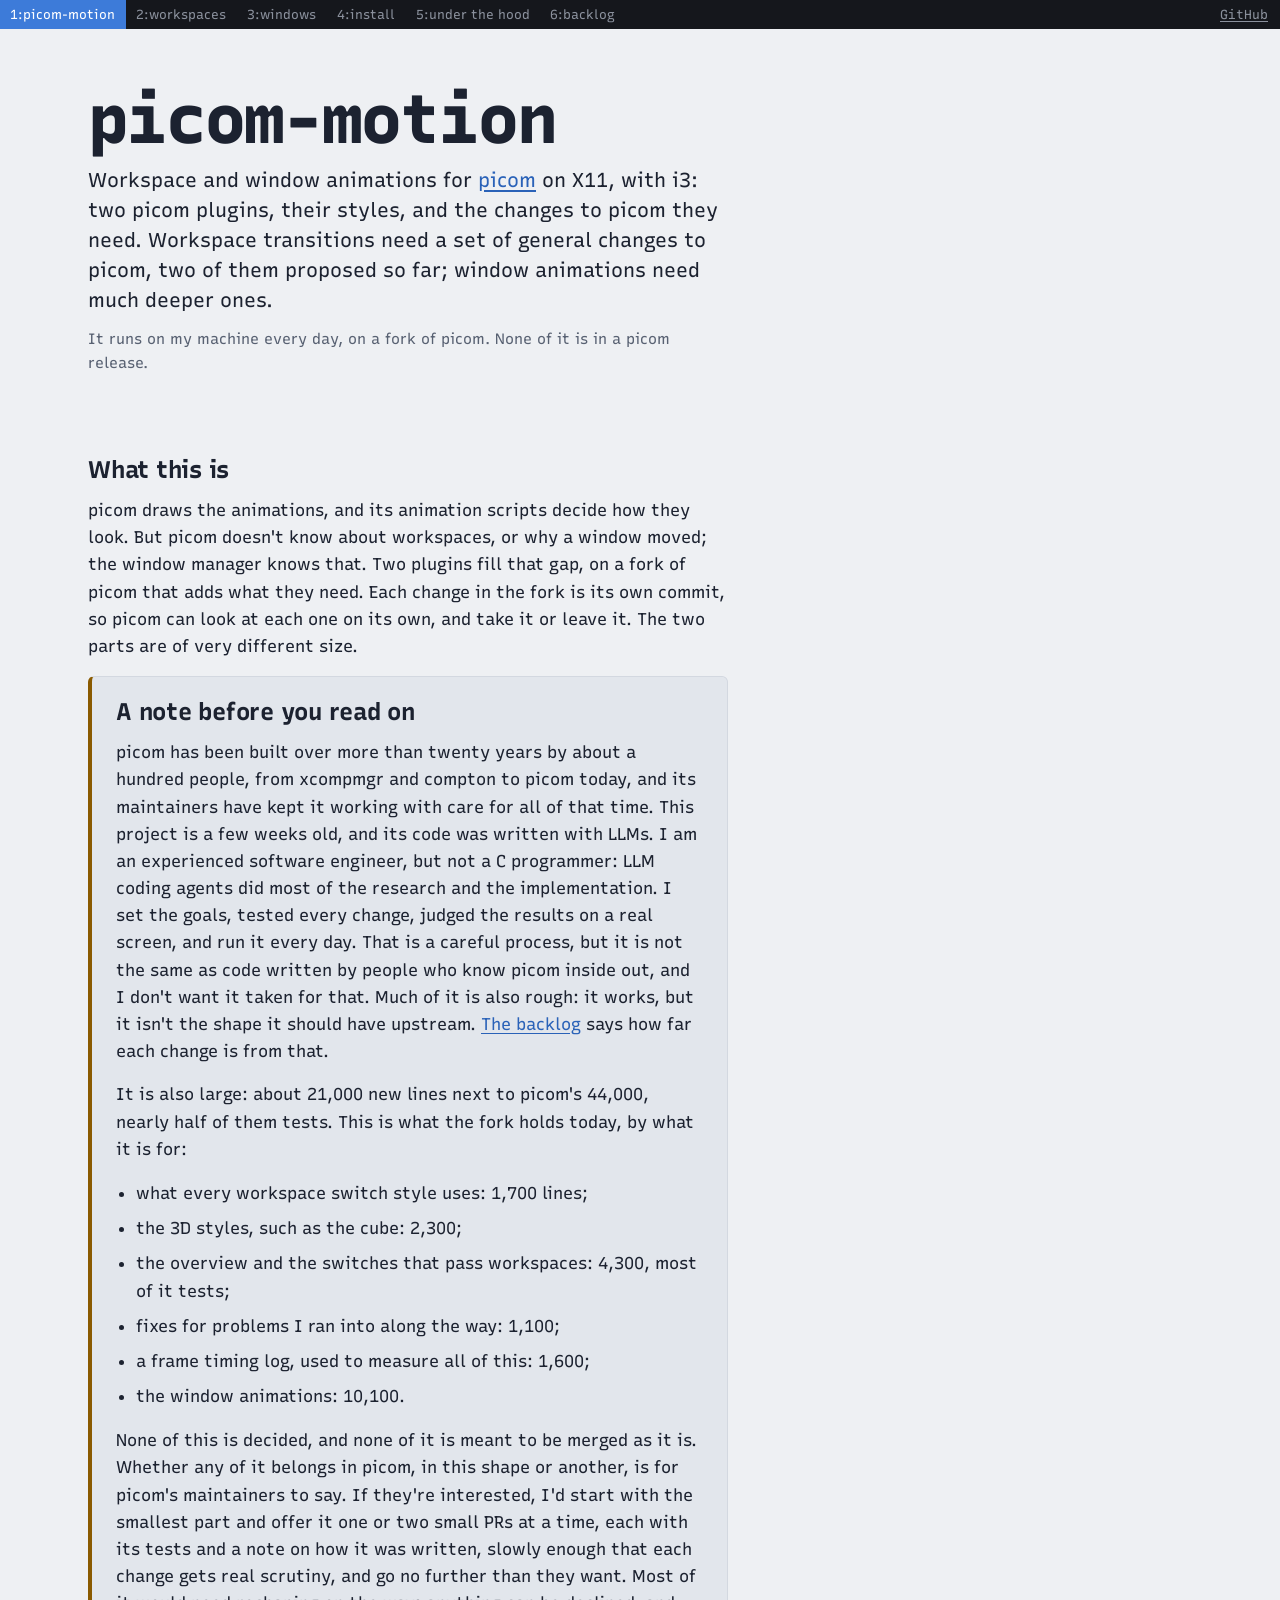
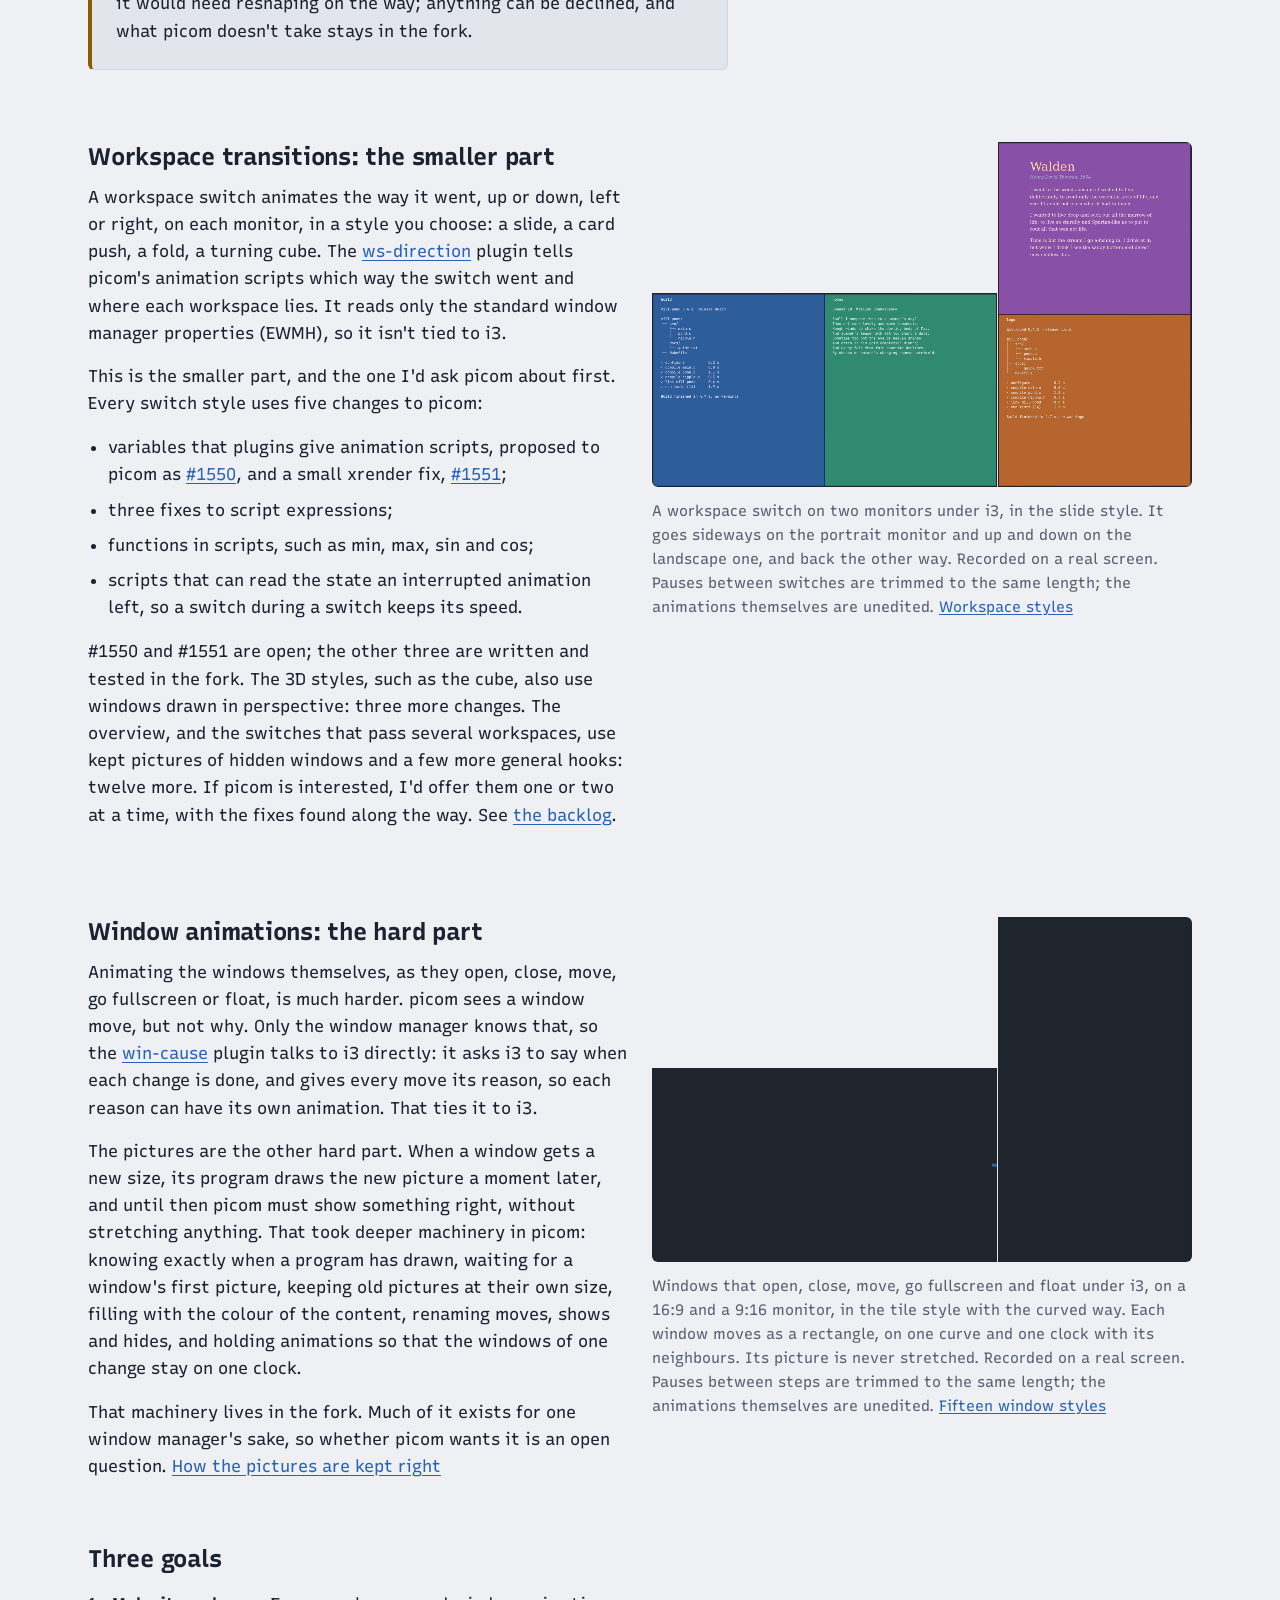
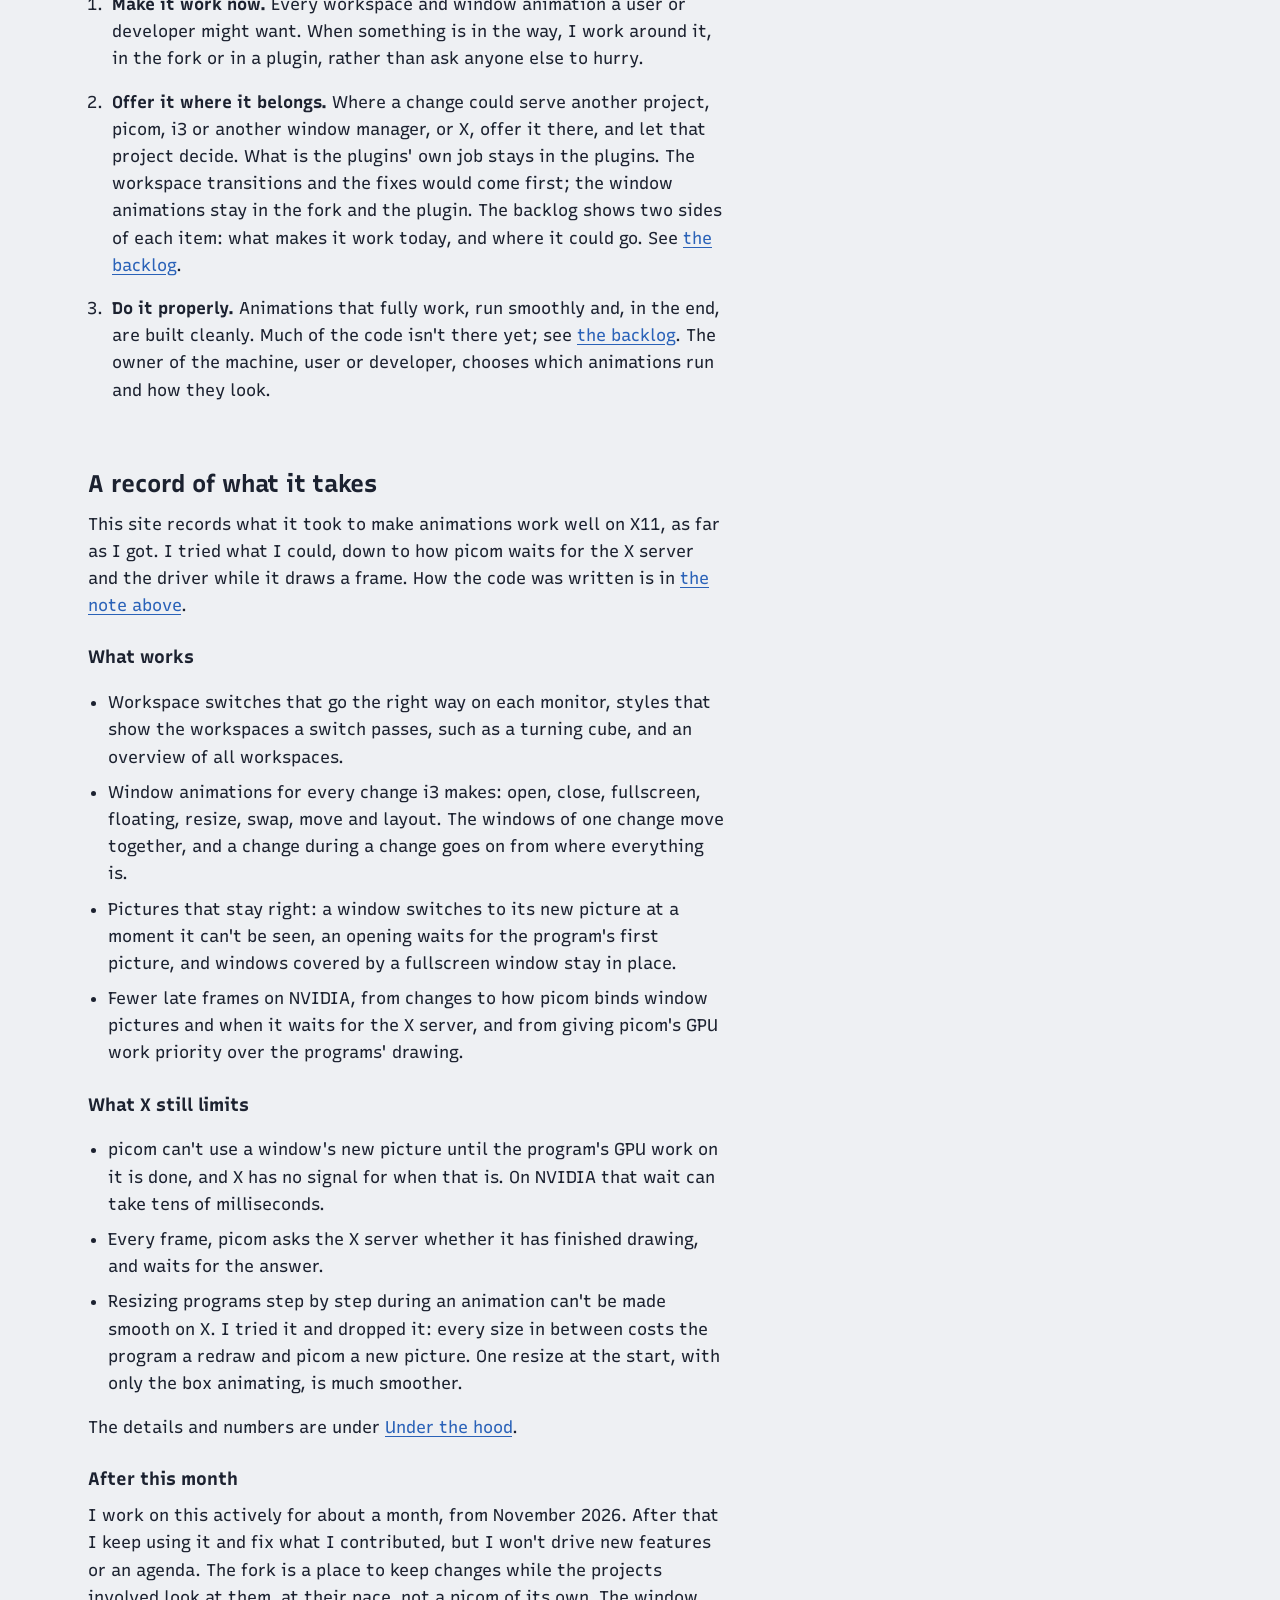
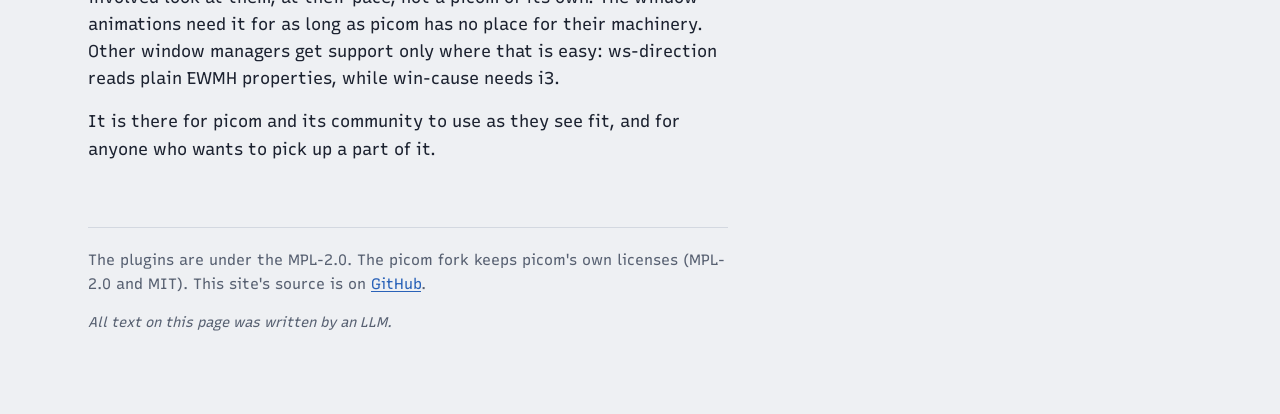
<file: index.html>
<!doctype html>
<html lang="en">
<head>
<meta charset="utf-8">
<meta name="viewport" content="width=device-width, initial-scale=1">
<title>picom-motion</title>
<meta name="description" content="Workspace and window animations for picom on X11 with i3: two plugins, their styles, and the picom changes they need.">
<meta property="og:title" content="picom-motion">
<meta property="og:description" content="Workspace and window animations for picom on X11 with i3: two plugins, their styles, and the picom changes they need.">
<meta property="og:image" content="https://jornc.github.io/picom-motion/media/workspaces/slide.png">
<link rel="icon" href="data:,">
<link rel="preconnect" href="https://fonts.googleapis.com">
<link rel="preconnect" href="https://fonts.gstatic.com" crossorigin>
<link rel="stylesheet" href="https://fonts.googleapis.com/css2?family=Recursive:wght,MONO@300..900,0..1&amp;display=swap">
<link rel="stylesheet" href="assets/style.css">
<script src="assets/site.js" defer></script>
</head>
<body>
<nav class="bar" aria-label="Pages">
	<ol>
		<li><a href="index.html" aria-current="page">1:picom-motion</a></li>
		<li><a href="workspaces.html">2:workspaces</a></li>
		<li><a href="windows.html">3:windows</a></li>
		<li><a href="install.html">4:install</a></li>
		<li><a href="under-the-hood.html">5:under the hood</a></li>
		<li><a href="backlog.html">6:backlog</a></li>
	</ol>
	<a class="status mono" href="https://github.com/JornC/picom-motion">GitHub</a>
</nav>

<div class="page">
	<header class="text">
		<h1 class="mono">picom-motion</h1>
		<p class="lede">Workspace and window animations for <a href="https://github.com/yshui/picom">picom</a> on X11, with i3: two picom plugins, their styles, and the changes to picom they need. Workspace transitions need a set of general changes to picom, two of them proposed so far; window animations need much deeper ones.</p>
		<p class="note">It runs on my machine every day, on a fork of picom. None of it is in a picom release.</p>
	</header>

	<main>
		<section id="what" class="text">
			<h2>What this is<a class="anchor" href="#what" aria-label="Link to this section">#</a></h2>
			<p>picom draws the animations, and its animation scripts decide how they look. But picom doesn't know about workspaces, or why a window moved; the window manager knows that. Two plugins fill that gap, on a fork of picom that adds what they need. Each change in the fork is its own commit, so picom can look at each one on its own, and take it or leave it. The two parts are of very different size.</p>
		</section>

		<section id="note" class="text caveat">
			<h2>A note before you read on<a class="anchor" href="#note" aria-label="Link to this section">#</a></h2>
			<p>picom has been built over more than twenty years by about a hundred people, from xcompmgr and compton to picom today, and its maintainers have kept it working with care for all of that time. This project is a few weeks old, and its code was written with LLMs. I am an experienced software engineer, but not a C programmer: LLM coding agents did most of the research and the implementation. I set the goals, tested every change, judged the results on a real screen, and run it every day. That is a careful process, but it is not the same as code written by people who know picom inside out, and I don't want it taken for that. Much of it is also rough: it works, but it isn't the shape it should have upstream. <a href="backlog.html">The backlog</a> says how far each change is from that.</p>
			<p>It is also large: about 21,000 new lines next to picom's 44,000, nearly half of them tests. This is what the fork holds today, by what it is for:</p>
			<ul>
				<li>what every workspace switch style uses: 1,700 lines;</li>
				<li>the 3D styles, such as the cube: 2,300;</li>
				<li>the overview and the switches that pass workspaces: 4,300, most of it tests;</li>
				<li>fixes for problems I ran into along the way: 1,100;</li>
				<li>a frame timing log, used to measure all of this: 1,600;</li>
				<li>the window animations: 10,100.</li>
			</ul>
			<p>None of this is decided, and none of it is meant to be merged as it is. Whether any of it belongs in picom, in this shape or another, is for picom's maintainers to say. If they're interested, I'd start with the smallest part and offer it one or two small PRs at a time, each with its tests and a note on how it was written, slowly enough that each change gets real scrutiny, and go no further than they want. Most of it would need reshaping on the way; anything can be declined, and what picom doesn't take stays in the fork.</p>
		</section>

		<section id="workspaces" class="pair">
			<div class="text">
				<h2>Workspace transitions: the smaller part<a class="anchor" href="#workspaces" aria-label="Link to this section">#</a></h2>
				<p>A workspace switch animates the way it went, up or down, left or right, on each monitor, in a style you choose: a slide, a card push, a fold, a turning cube. The <a href="workspaces.html">ws-direction</a> plugin tells picom's animation scripts which way the switch went and where each workspace lies. It reads only the standard window manager properties (EWMH), so it isn't tied to i3.</p>
				<p>This is the smaller part, and the one I'd ask picom about first. Every switch style uses five changes to picom:</p>
				<ul>
					<li>variables that plugins give animation scripts, proposed to picom as <a href="https://github.com/yshui/picom/pull/1550">#1550</a>, and a small xrender fix, <a href="https://github.com/yshui/picom/pull/1551">#1551</a>;</li>
					<li>three fixes to script expressions;</li>
					<li>functions in scripts, such as min, max, sin and cos;</li>
					<li>scripts that can read the state an interrupted animation left, so a switch during a switch keeps its speed.</li>
				</ul>
				<p>#1550 and #1551 are open; the other three are written and tested in the fork. The 3D styles, such as the cube, also use windows drawn in perspective: three more changes. The overview, and the switches that pass several workspaces, use kept pictures of hidden windows and a few more general hooks: twelve more. If picom is interested, I'd offer them one or two at a time, with the fixes found along the way. See <a href="backlog.html">the backlog</a>.</p>
			</div>
			<figure>
				<div class="frame demo" data-file="media/workspaces/slide.webm">
					<video class="screen" autoplay muted loop playsinline poster="media/workspaces/slide.png" width="1720" height="1100" aria-describedby="ws-caption">
						<source src="media/workspaces/slide.webm" type="video/webm">
						<source src="media/workspaces/slide.mp4" type="video/mp4">
					</video>
				</div>
				<figcaption id="ws-caption">A workspace switch on two monitors under i3, in the slide style. It goes sideways on the portrait monitor and up and down on the landscape one, and back the other way. Recorded on a real screen. Pauses between switches are trimmed to the same length; the animations themselves are unedited. <a href="workspaces.html">Workspace styles</a></figcaption>
			</figure>
		</section>

		<section id="windows" class="pair">
			<div class="text">
				<h2>Window animations: the hard part<a class="anchor" href="#windows" aria-label="Link to this section">#</a></h2>
				<p>Animating the windows themselves, as they open, close, move, go fullscreen or float, is much harder. picom sees a window move, but not why. Only the window manager knows that, so the <a href="windows.html">win-cause</a> plugin talks to i3 directly: it asks i3 to say when each change is done, and gives every move its reason, so each reason can have its own animation. That ties it to i3.</p>
				<p>The pictures are the other hard part. When a window gets a new size, its program draws the new picture a moment later, and until then picom must show something right, without stretching anything. That took deeper machinery in picom: knowing exactly when a program has drawn, waiting for a window's first picture, keeping old pictures at their own size, filling with the colour of the content, renaming moves, shows and hides, and holding animations so that the windows of one change stay on one clock.</p>
				<p>That machinery lives in the fork. Much of it exists for one window manager's sake, so whether picom wants it is an open question. <a href="under-the-hood.html#pictures">How the pictures are kept right</a></p>
			</div>
			<figure>
				<div class="frame demo" data-file="media/windows/tile-curved.webm">
					<video class="screen" muted loop playsinline preload="none" poster="media/windows/tile-curved.png" width="1720" height="1100" aria-describedby="win-caption">
						<source src="media/windows/tile-curved.webm" type="video/webm">
						<source src="media/windows/tile-curved.mp4" type="video/mp4">
					</video>
				</div>
				<figcaption id="win-caption">Windows that open, close, move, go fullscreen and float under i3, on a 16:9 and a 9:16 monitor, in the tile style with the curved way. Each window moves as a rectangle, on one curve and one clock with its neighbours. Its picture is never stretched. Recorded on a real screen. Pauses between steps are trimmed to the same length; the animations themselves are unedited. <a href="windows.html">Fifteen window styles</a></figcaption>
			</figure>
		</section>

		<section id="goals" class="text">
			<h2>Three goals<a class="anchor" href="#goals" aria-label="Link to this section">#</a></h2>
			<ol class="parts">
				<li><strong>Make it work now.</strong> Every workspace and window animation a user or developer might want. When something is in the way, I work around it, in the fork or in a plugin, rather than ask anyone else to hurry.</li>
				<li><strong>Offer it where it belongs.</strong> Where a change could serve another project, picom, i3 or another window manager, or X, offer it there, and let that project decide. What is the plugins' own job stays in the plugins. The workspace transitions and the fixes would come first; the window animations stay in the fork and the plugin. The backlog shows two sides of each item: what makes it work today, and where it could go. See <a href="backlog.html">the backlog</a>.</li>
				<li><strong>Do it properly.</strong> Animations that fully work, run smoothly and, in the end, are built cleanly. Much of the code isn't there yet; see <a href="backlog.html">the backlog</a>. The owner of the machine, user or developer, chooses which animations run and how they look.</li>
			</ol>
		</section>

		<section id="record" class="text">
			<h2>A record of what it takes<a class="anchor" href="#record" aria-label="Link to this section">#</a></h2>
			<p>This site records what it took to make animations work well on X11, as far as I got. I tried what I could, down to how picom waits for the X server and the driver while it draws a frame. How the code was written is in <a href="#note">the note above</a>.</p>
			<h3 id="what-works">What works<a class="anchor" href="#what-works" aria-label="Link to this section">#</a></h3>
			<ul>
				<li>Workspace switches that go the right way on each monitor, styles that show the workspaces a switch passes, such as a turning cube, and an overview of all workspaces.</li>
				<li>Window animations for every change i3 makes: open, close, fullscreen, floating, resize, swap, move and layout. The windows of one change move together, and a change during a change goes on from where everything is.</li>
				<li>Pictures that stay right: a window switches to its new picture at a moment it can't be seen, an opening waits for the program's first picture, and windows covered by a fullscreen window stay in place.</li>
				<li>Fewer late frames on NVIDIA, from changes to how picom binds window pictures and when it waits for the X server, and from giving picom's GPU work priority over the programs' drawing.</li>
			</ul>
			<h3 id="what-x-still-limits">What X still limits<a class="anchor" href="#what-x-still-limits" aria-label="Link to this section">#</a></h3>
			<ul>
				<li>picom can't use a window's new picture until the program's GPU work on it is done, and X has no signal for when that is. On NVIDIA that wait can take tens of milliseconds.</li>
				<li>Every frame, picom asks the X server whether it has finished drawing, and waits for the answer.</li>
				<li>Resizing programs step by step during an animation can't be made smooth on X. I tried it and dropped it: every size in between costs the program a redraw and picom a new picture. One resize at the start, with only the box animating, is much smoother.</li>
			</ul>
			<p>The details and numbers are under <a href="under-the-hood.html#late-frames">Under the hood</a>.</p>
			<h3 id="after-this-month">After this month<a class="anchor" href="#after-this-month" aria-label="Link to this section">#</a></h3>
			<p>I work on this actively for about a month, from November 2026. After that I keep using it and fix what I contributed, but I won't drive new features or an agenda. The fork is a place to keep changes while the projects involved look at them, at their pace, not a picom of its own. The window animations need it for as long as picom has no place for their machinery. Other window managers get support only where that is easy: ws-direction reads plain EWMH properties, while win-cause needs i3.</p>
			<p>It is there for picom and its community to use as they see fit, and for anyone who wants to pick up a part of it.</p>
		</section>
	</main>

	<footer class="text">
		<p>The plugins are under the MPL-2.0. The picom fork keeps picom's own licenses (MPL-2.0 and MIT). This site's source is on <a href="https://github.com/JornC/picom-motion">GitHub</a>.</p>
		<p class="llm-note"><em>All text on this page was written by an LLM.</em></p>
	</footer>
</div>
</body>
</html>
</file>
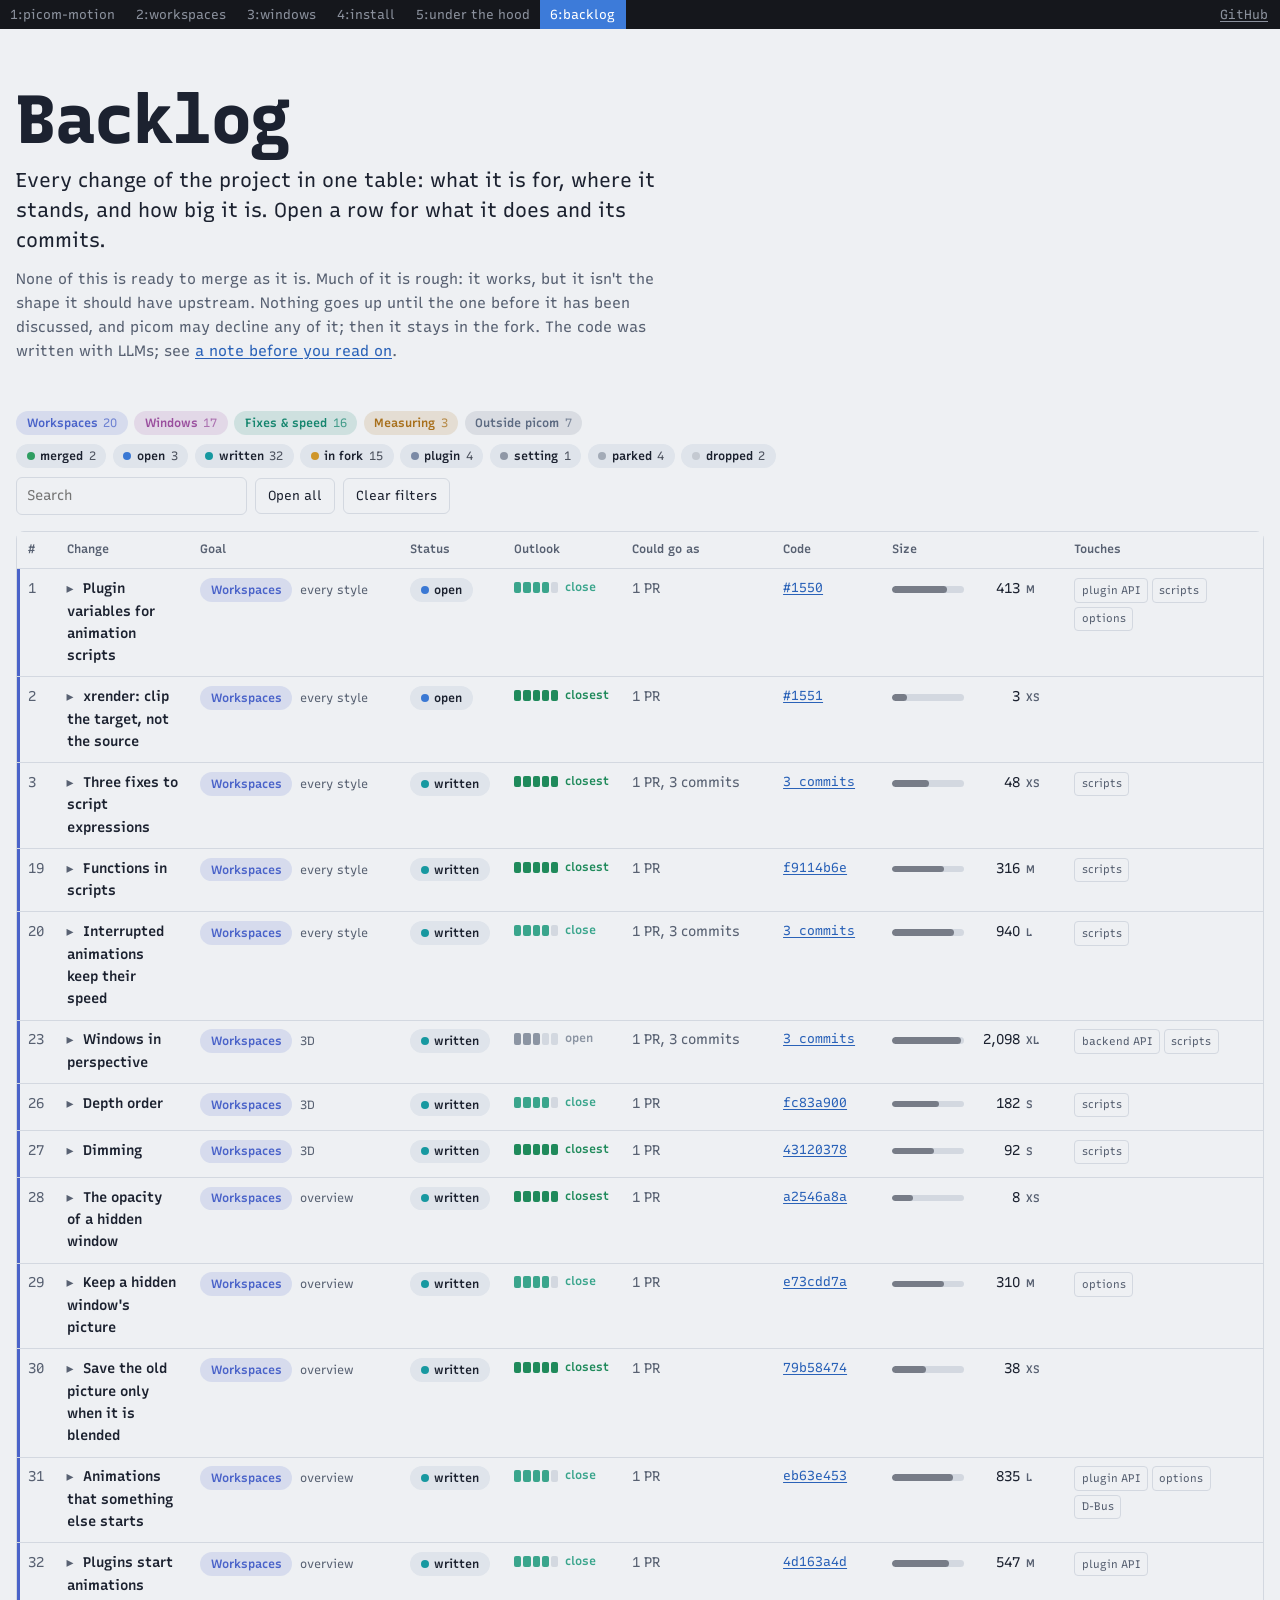
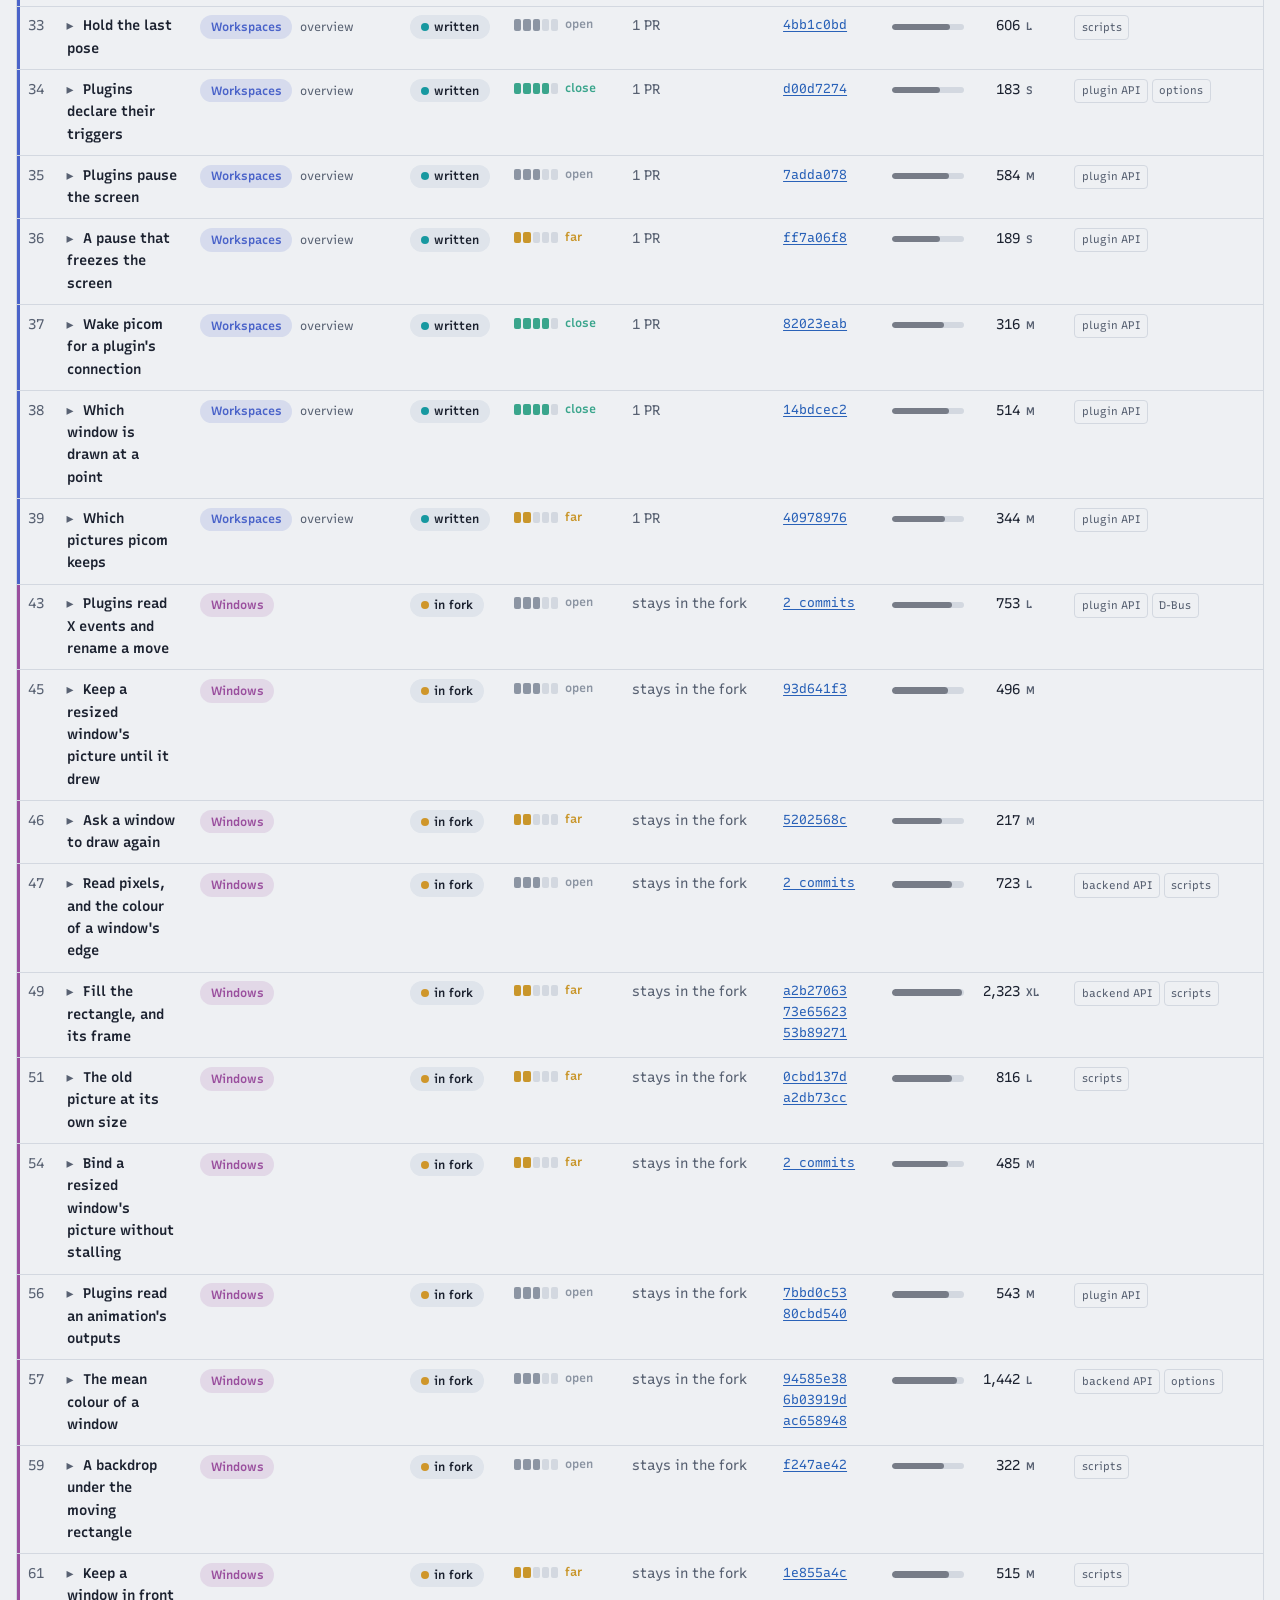
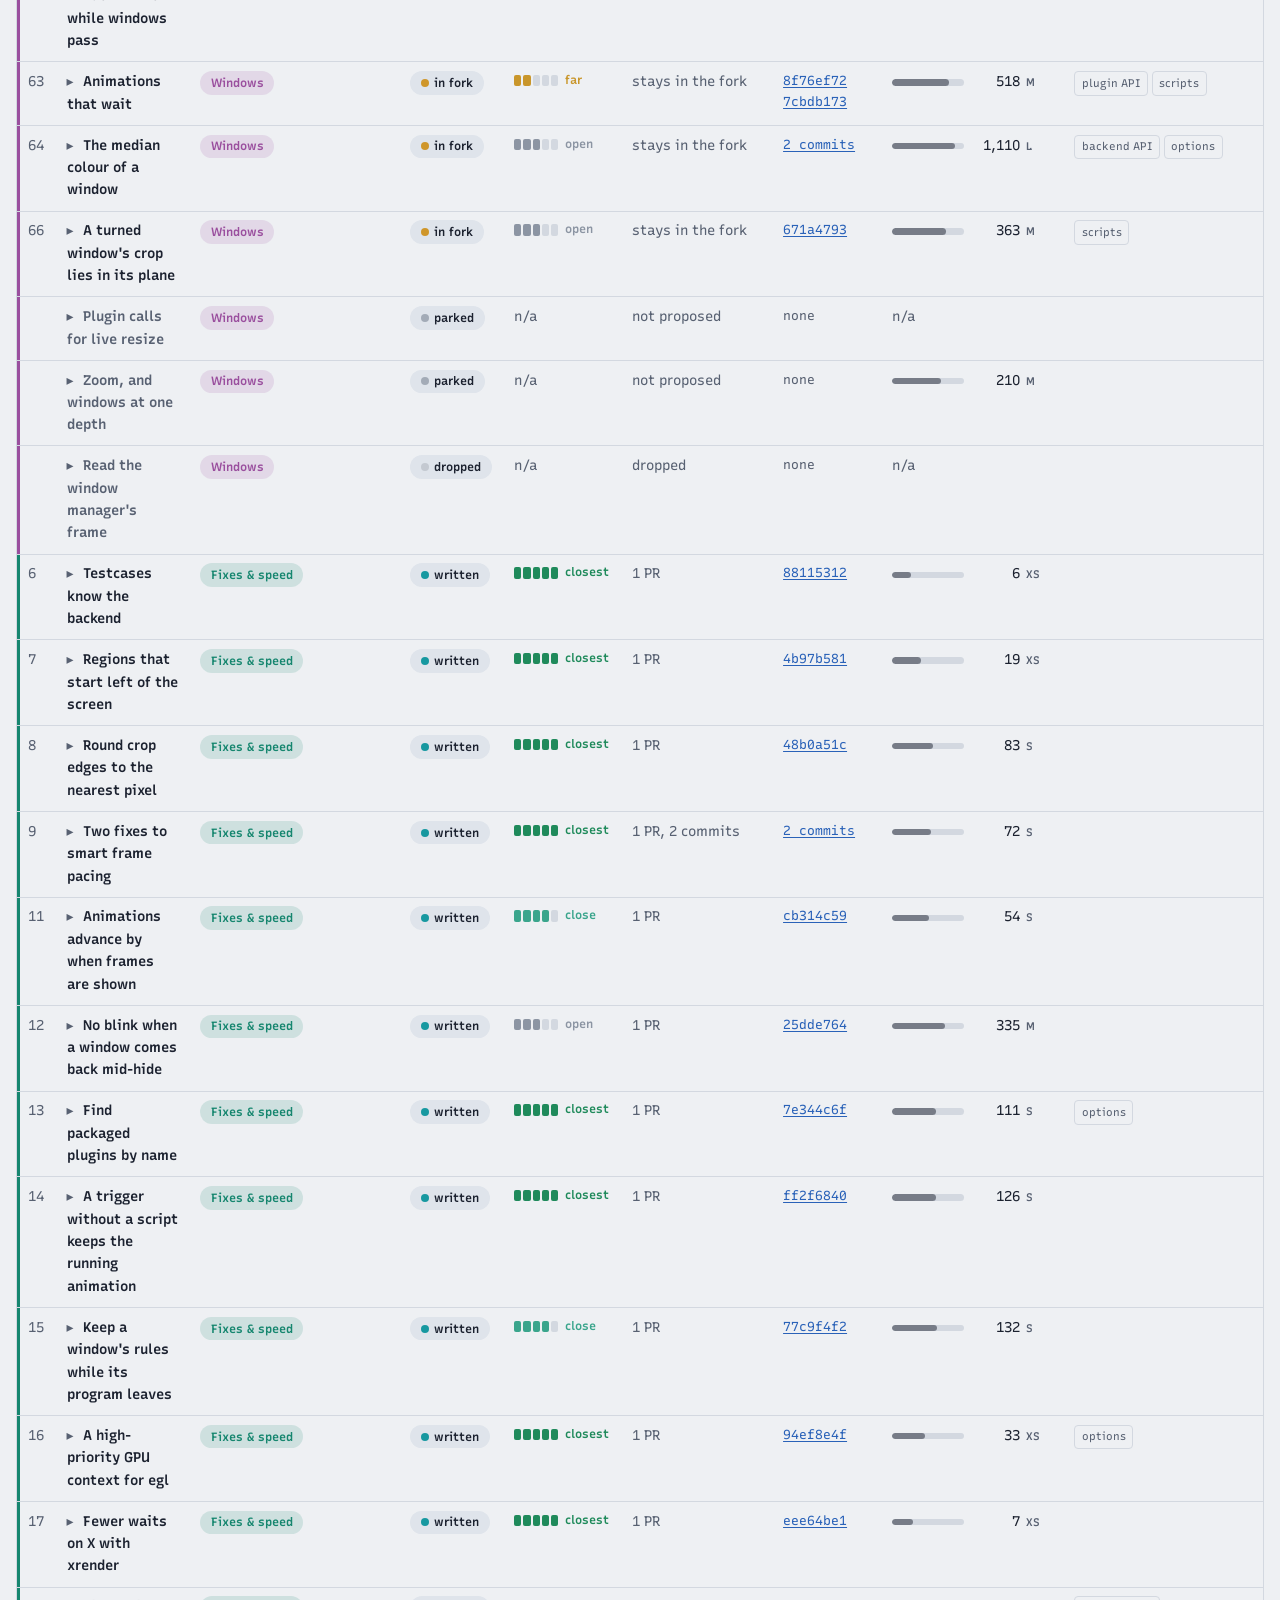
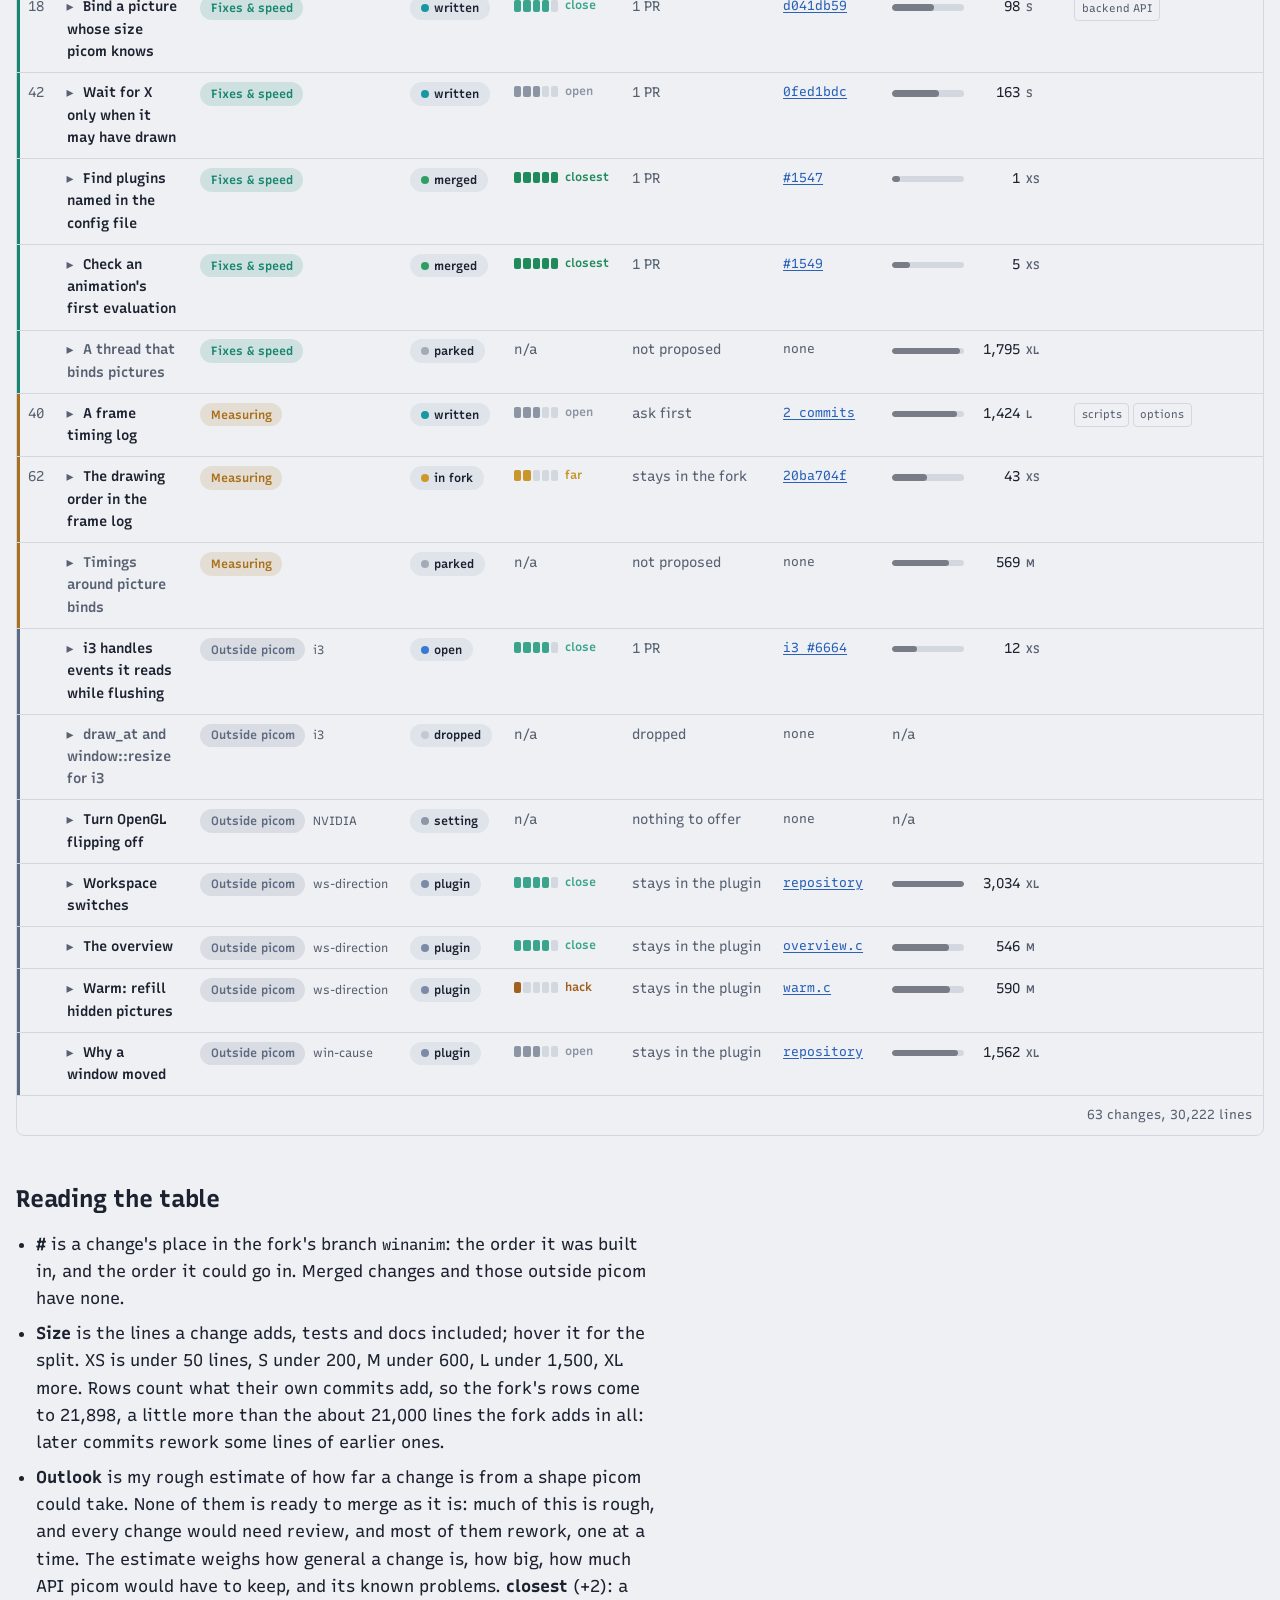
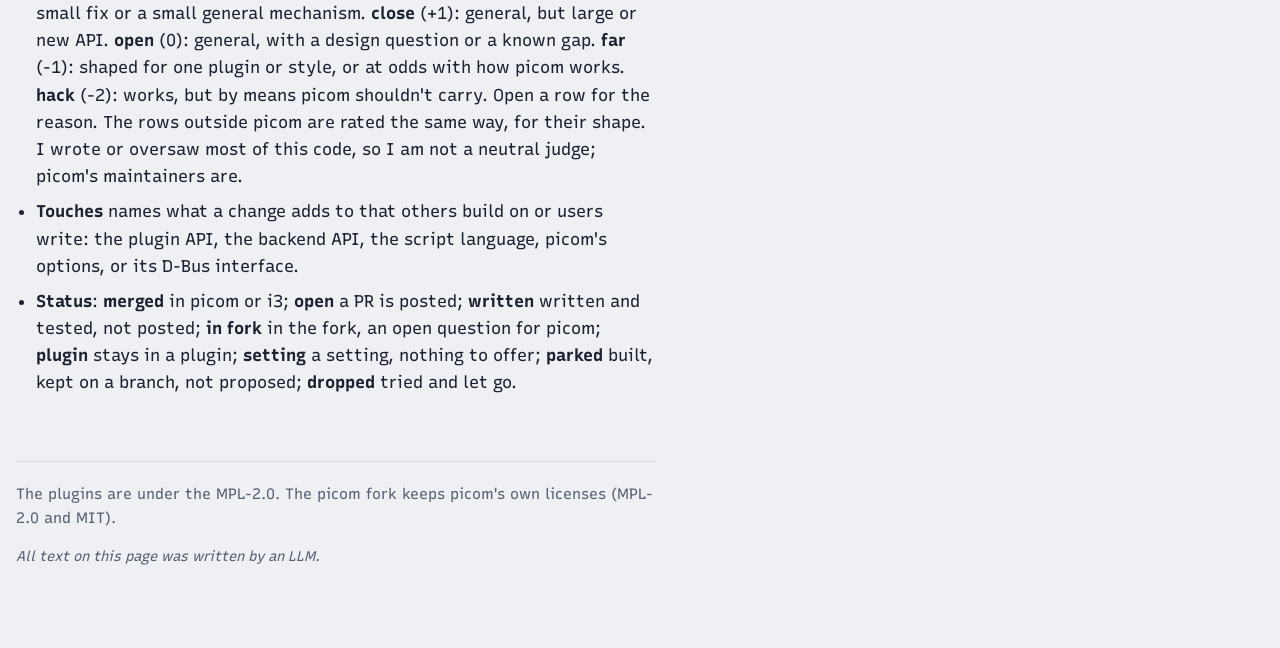
<file: backlog.html>
<!doctype html>
<html lang="en">
<head>
<meta charset="utf-8">
<meta name="viewport" content="width=device-width, initial-scale=1">
<title>Backlog</title>
<meta name="description" content="Every change of picom-motion in one table: what it is for, where it stands, and how big it is.">
<meta property="og:title" content="Backlog: picom-motion">
<meta property="og:description" content="Every change of picom-motion in one table: what it is for, where it stands, and how big it is.">
<meta property="og:image" content="https://jornc.github.io/picom-motion/media/workspaces/slide.png">
<link rel="icon" href="data:,">
<script>document.documentElement.classList.add("js")</script>
<link rel="preconnect" href="https://fonts.googleapis.com">
<link rel="preconnect" href="https://fonts.gstatic.com" crossorigin>
<link rel="stylesheet" href="https://fonts.googleapis.com/css2?family=Recursive:wght,MONO@300..900,0..1&amp;display=swap">
<link rel="stylesheet" href="assets/style.css">
<script src="assets/site.js" defer></script>
<script src="assets/backlog.js" defer></script>
</head>
<body>
<nav class="bar" aria-label="Pages">
	<ol>
		<li><a href="index.html">1:picom-motion</a></li>
		<li><a href="workspaces.html">2:workspaces</a></li>
		<li><a href="windows.html">3:windows</a></li>
		<li><a href="install.html">4:install</a></li>
		<li><a href="under-the-hood.html">5:under the hood</a></li>
		<li><a href="backlog.html" aria-current="page">6:backlog</a></li>
	</ol>
	<a class="status mono" href="https://github.com/JornC/picom-motion">GitHub</a>
</nav>

<div class="page wide">
	<header class="text">
		<h1 class="mono">Backlog</h1>
		<p class="lede">Every change of the project in one table: what it is for, where it stands, and how big it is. Open a row for what it does and its commits.</p>
		<p class="note">None of this is ready to merge as it is. Much of it is rough: it works, but it isn't the shape it should have upstream. Nothing goes up until the one before it has been discussed, and picom may decline any of it; then it stays in the fork. The code was written with LLMs; see <a href="index.html#note">a note before you read on</a>.</p>
	</header>

	<main>
		<section class="board" aria-label="The backlog">
			<div class="toolbar">
				<div class="filters" role="group" aria-label="Goal"><button type="button" class="chip goal-ws" data-filter="goal" data-key="ws" aria-pressed="false">Workspaces <span class="count">20</span></button><button type="button" class="chip goal-win" data-filter="goal" data-key="win" aria-pressed="false">Windows <span class="count">17</span></button><button type="button" class="chip goal-fix" data-filter="goal" data-key="fix" aria-pressed="false">Fixes &amp; speed <span class="count">16</span></button><button type="button" class="chip goal-meas" data-filter="goal" data-key="meas" aria-pressed="false">Measuring <span class="count">3</span></button><button type="button" class="chip goal-out" data-filter="goal" data-key="out" aria-pressed="false">Outside picom <span class="count">7</span></button></div>
				<div class="filters" role="group" aria-label="Status"><button type="button" class="pill st-merged" data-filter="status" data-key="merged" aria-pressed="false" title="in picom or i3">merged <span class="count">2</span></button><button type="button" class="pill st-open" data-filter="status" data-key="open" aria-pressed="false" title="a PR is posted">open <span class="count">3</span></button><button type="button" class="pill st-ready" data-filter="status" data-key="ready" aria-pressed="false" title="written and tested, not posted">written <span class="count">32</span></button><button type="button" class="pill st-fork" data-filter="status" data-key="fork" aria-pressed="false" title="in the fork, an open question for picom">in fork <span class="count">15</span></button><button type="button" class="pill st-plugin" data-filter="status" data-key="plugin" aria-pressed="false" title="stays in a plugin">plugin <span class="count">4</span></button><button type="button" class="pill st-setting" data-filter="status" data-key="setting" aria-pressed="false" title="a setting, nothing to offer">setting <span class="count">1</span></button><button type="button" class="pill st-parked" data-filter="status" data-key="parked" aria-pressed="false" title="built, kept on a branch, not proposed">parked <span class="count">4</span></button><button type="button" class="pill st-dropped" data-filter="status" data-key="dropped" aria-pressed="false" title="tried and let go">dropped <span class="count">2</span></button></div>
				<div class="tools">
					<input type="search" placeholder="Search" aria-label="Search the backlog">
					<button type="button" class="plain" data-action="expand">Open all</button>
					<button type="button" class="plain" data-action="reset">Clear filters</button>
				</div>
			</div>
			<div class="sheetwrap">
			<table class="sheet">
				<thead>
					<tr>
						<th scope="col" class="num"><button type="button" data-sort="num">#</button></th>
						<th scope="col" class="change"><button type="button" data-sort="change">Change</button></th>
						<th scope="col" class="goal"><button type="button" data-sort="goal">Goal</button></th>
						<th scope="col" class="status"><button type="button" data-sort="status">Status</button></th>
						<th scope="col" class="outlook"><button type="button" data-sort="outlook" title="How far it is from a shape picom could take">Outlook</button></th>
						<th scope="col" class="go"><button type="button" data-sort="go">Could go as</button></th>
						<th scope="col" class="code">Code</th>
						<th scope="col" class="size"><button type="button" data-sort="size">Size</button></th>
						<th scope="col" class="touches">Touches</th>
					</tr>
				</thead>
				<tbody>
<tr class="g-ws" data-goal="ws" data-status="open" data-order="1" data-text="plugin variables for animation scripts plugins add variables that animation scripts read, such as which way a workspace switch went. both plugins are built on it. their names start with plugin-, as asked in review. every style 1 pr"><td class="num mono" data-label="#" data-v="1">1</td><td class="change" data-v="plugin variables for animation scripts"><details><summary>Plugin variables for animation scripts</summary></details></td><td class="goal" data-label="Goal" data-v="1"><span class="chip goal-ws">Workspaces</span><span class="part">every style</span></td><td class="status" data-label="Status" data-v="2"><span class="pill st-open" title="a PR is posted">open</span></td><td class="outlook" data-label="Outlook" data-v="1" title="Small and general. picom&#x27;s maintainer found the idea interesting and asked for the plugin- prefix, which it has now. It is new API picom must keep."><span class="fit fit3"><span class="dots"><i class="on"></i><i class="on"></i><i class="on"></i><i class="on"></i><i class=""></i></span>close</span></td><td class="go" data-label="Could go as" data-v="1 PR">1 PR</td><td class="code" data-label="Code"><a class="mono" href="https://github.com/yshui/picom/pull/1550">#1550</a></td><td class="size" data-label="Size" data-v="413" title="411 C, 2 docs"><span class="sizebar"><span style="width:76%"></span></span><span class="sizenum">413</span><span class="bucket">M</span></td><td class="touches" data-label="Touches"><span class="touch">plugin API</span><span class="touch">scripts</span><span class="touch">options</span></td></tr><tr class="more" data-goal="ws"><td class="num"></td><td colspan="8"><div class="moreinner"><p>Plugins add variables that animation scripts read, such as which way a workspace switch went. Both plugins are built on it. Their names start with plugin-, as asked in review.</p><dl class="facts"><dt>For</dt><dd>every switch style</dd><dt>Outlook</dt><dd>close (+1): Small and general. picom&#x27;s maintainer found the idea interesting and asked for the plugin- prefix, which it has now. It is new API picom must keep.</dd><dt>Lines added</dt><dd>411 C, 2 docs</dd></dl><ul class="commits"><li><a class="mono" href="https://github.com/JornC/picom/commit/b55e2d8fb4ad1dbbbb7ba9a36d1ab6341e873449">b55e2d8f</a> api: let plugins add animation variables for scripts</li></ul></div></td></tr>
<tr class="g-ws" data-goal="ws" data-status="open" data-order="2" data-text="xrender: clip the target, not the source when xrender copied part of a picture with a clip, it clipped the wrong picture, so a slide cut to one monitor could spill onto the other. someone else confirmed it and wrote a regression test (#1553). every style 1 pr"><td class="num mono" data-label="#" data-v="2">2</td><td class="change" data-v="xrender: clip the target, not the source"><details><summary>xrender: clip the target, not the source</summary></details></td><td class="goal" data-label="Goal" data-v="1"><span class="chip goal-ws">Workspaces</span><span class="part">every style</span></td><td class="status" data-label="Status" data-v="2"><span class="pill st-open" title="a PR is posted">open</span></td><td class="outlook" data-label="Outlook" data-v="2" title="A three-line fix, confirmed by someone else with a regression test."><span class="fit fit4"><span class="dots"><i class="on"></i><i class="on"></i><i class="on"></i><i class="on"></i><i class="on"></i></span>closest</span></td><td class="go" data-label="Could go as" data-v="1 PR">1 PR</td><td class="code" data-label="Code"><a class="mono" href="https://github.com/yshui/picom/pull/1551">#1551</a></td><td class="size" data-label="Size" data-v="3" title="3 C"><span class="sizebar"><span style="width:21%"></span></span><span class="sizenum">3</span><span class="bucket">XS</span></td><td class="touches" data-label="Touches"></td></tr><tr class="more" data-goal="ws"><td class="num"></td><td colspan="8"><div class="moreinner"><p>When xrender copied part of a picture with a clip, it clipped the wrong picture, so a slide cut to one monitor could spill onto the other. Someone else confirmed it and wrote a regression test (#1553).</p><dl class="facts"><dt>For</dt><dd>every switch style</dd><dt>Outlook</dt><dd>closest (+2): A three-line fix, confirmed by someone else with a regression test.</dd><dt>Lines added</dt><dd>3 C</dd></dl><ul class="commits"><li><a class="mono" href="https://github.com/JornC/picom/commit/28e63a7f5212fd5b7914a78929b2b19ef9689ee0">28e63a7f</a> backend/xrender: clip the target, not the source, in copy_area</li></ul><p class="links"><a href="https://github.com/yshui/picom/pull/1553">#1553, its regression test</a></p></div></td></tr>
<tr class="g-ws" data-goal="ws" data-status="ready" data-order="3" data-text="three fixes to script expressions an unclosed ( crashed picom while reading its config, numbers were folded wrong (2 - 1 gave 3), and a misspelled name with a minus gave a confusing error. each fix has a test. every style 1 pr, 3 commits"><td class="num mono" data-label="#" data-v="3">3</td><td class="change" data-v="three fixes to script expressions"><details><summary>Three fixes to script expressions</summary></details></td><td class="goal" data-label="Goal" data-v="1"><span class="chip goal-ws">Workspaces</span><span class="part">every style</span></td><td class="status" data-label="Status" data-v="3"><span class="pill st-ready" title="written and tested, not posted">written</span></td><td class="outlook" data-label="Outlook" data-v="2" title="Three small bug fixes, each with a test."><span class="fit fit4"><span class="dots"><i class="on"></i><i class="on"></i><i class="on"></i><i class="on"></i><i class="on"></i></span>closest</span></td><td class="go" data-label="Could go as" data-v="1 PR, 3 commits">1 PR, 3 commits</td><td class="code" data-label="Code"><a class="mono" href="https://github.com/JornC/picom/compare/28e63a7f5212fd5b7914a78929b2b19ef9689ee0...78de546de36689816642d88f63cfb17dfa755333">3 commits</a></td><td class="size" data-label="Size" data-v="48" title="48 C"><span class="sizebar"><span style="width:51%"></span></span><span class="sizenum">48</span><span class="bucket">XS</span></td><td class="touches" data-label="Touches"><span class="touch">scripts</span></td></tr><tr class="more" data-goal="ws"><td class="num"></td><td colspan="8"><div class="moreinner"><p>An unclosed ( crashed picom while reading its config, numbers were folded wrong (2 - 1 gave 3), and a misspelled name with a minus gave a confusing error. Each fix has a test.</p><dl class="facts"><dt>For</dt><dd>every switch style</dd><dt>Outlook</dt><dd>closest (+2): Three small bug fixes, each with a test.</dd><dt>Lines added</dt><dd>48 C</dd></dl><ul class="commits"><li><a class="mono" href="https://github.com/JornC/picom/commit/dfa7a076490642b141b3d15eed71d0b9437cbafc">dfa7a076</a> transition: report an unmatched &#x27;(&#x27; instead of crashing</li><li><a class="mono" href="https://github.com/JornC/picom/commit/ccda859d1512d5f63fb4beba0c6391d82fcb25cf">ccda859d</a> transition: fix the folding of expressions of two numbers</li><li><a class="mono" href="https://github.com/JornC/picom/commit/78de546de36689816642d88f63cfb17dfa755333">78de546d</a> transition: report the right error for a negated name</li></ul></div></td></tr>
<tr class="g-ws" data-goal="ws" data-status="ready" data-order="19" data-text="functions in scripts expressions only had + - * / ^ and parentheses. this adds abs, sqrt, floor, ceil, round, sin, cos, tan, min, max, mod and pi. every switch style uses some of them. every style 1 pr"><td class="num mono" data-label="#" data-v="19">19</td><td class="change" data-v="functions in scripts"><details><summary>Functions in scripts</summary></details></td><td class="goal" data-label="Goal" data-v="1"><span class="chip goal-ws">Workspaces</span><span class="part">every style</span></td><td class="status" data-label="Status" data-v="3"><span class="pill st-ready" title="written and tested, not posted">written</span></td><td class="outlook" data-label="Outlook" data-v="2" title="Small and general; picom already has max inside, for its presets."><span class="fit fit4"><span class="dots"><i class="on"></i><i class="on"></i><i class="on"></i><i class="on"></i><i class="on"></i></span>closest</span></td><td class="go" data-label="Could go as" data-v="1 PR">1 PR</td><td class="code" data-label="Code"><a class="mono" href="https://github.com/JornC/picom/commit/f9114b6ec5bf3e18f9bd5419459c9bf8d036c4eb">f9114b6e</a></td><td class="size" data-label="Size" data-v="316" title="306 C, 10 docs"><span class="sizebar"><span style="width:73%"></span></span><span class="sizenum">316</span><span class="bucket">M</span></td><td class="touches" data-label="Touches"><span class="touch">scripts</span></td></tr><tr class="more" data-goal="ws"><td class="num"></td><td colspan="8"><div class="moreinner"><p>Expressions only had + - * / ^ and parentheses. This adds abs, sqrt, floor, ceil, round, sin, cos, tan, min, max, mod and pi. Every switch style uses some of them.</p><dl class="facts"><dt>For</dt><dd>every switch style</dd><dt>Outlook</dt><dd>closest (+2): Small and general; picom already has max inside, for its presets.</dd><dt>Comes after</dt><dd>#1550 and the expression fixes</dd><dt>Lines added</dt><dd>306 C, 10 docs</dd></dl><ul class="commits"><li><a class="mono" href="https://github.com/JornC/picom/commit/f9114b6ec5bf3e18f9bd5419459c9bf8d036c4eb">f9114b6e</a> transition: add functions to animation script expressions</li></ul></div></td></tr>
<tr class="g-ws" data-goal="ws" data-status="ready" data-order="20" data-text="interrupted animations keep their speed when a new animation interrupts one, a script can read the value and speed the old one left, a curve can start at that speed, and a spring curve settles from it. a switch during a switch carries on instead of starting over. every style 1 pr, 3 commits"><td class="num mono" data-label="#" data-v="20">20</td><td class="change" data-v="interrupted animations keep their speed"><details><summary>Interrupted animations keep their speed</summary></details></td><td class="goal" data-label="Goal" data-v="1"><span class="chip goal-ws">Workspaces</span><span class="part">every style</span></td><td class="status" data-label="Status" data-v="3"><span class="pill st-ready" title="written and tested, not posted">written</span></td><td class="outlook" data-label="Outlook" data-v="1" title="Fills a gap picom&#x27;s code names itself (a todo for proper steering), but 940 lines in the heart of the animation engine."><span class="fit fit3"><span class="dots"><i class="on"></i><i class="on"></i><i class="on"></i><i class="on"></i><i class=""></i></span>close</span></td><td class="go" data-label="Could go as" data-v="1 PR, 3 commits">1 PR, 3 commits</td><td class="code" data-label="Code"><a class="mono" href="https://github.com/JornC/picom/compare/f9114b6ec5bf3e18f9bd5419459c9bf8d036c4eb...16bd276c92359d27a1d5b1913203b6e8ccd52667">3 commits</a></td><td class="size" data-label="Size" data-v="940" title="890 C, 50 docs"><span class="sizebar"><span style="width:86%"></span></span><span class="sizenum">940</span><span class="bucket">L</span></td><td class="touches" data-label="Touches"><span class="touch">scripts</span></td></tr><tr class="more" data-goal="ws"><td class="num"></td><td colspan="8"><div class="moreinner"><p>When a new animation interrupts one, a script can read the value and speed the old one left, a curve can start at that speed, and a spring curve settles from it. A switch during a switch carries on instead of starting over.</p><dl class="facts"><dt>For</dt><dd>every switch style</dd><dt>Outlook</dt><dd>close (+1): Fills a gap picom&#x27;s code names itself (a todo for proper steering), but 940 lines in the heart of the animation engine.</dd><dt>Comes after</dt><dd>functions in scripts</dd><dt>Lines added</dt><dd>890 C, 50 docs</dd></dl><ul class="commits"><li><a class="mono" href="https://github.com/JornC/picom/commit/a0e40742ff223cfd90902bf928e17152b9d3d84e">a0e40742</a> transition: let an interrupted animation read the state it interrupted</li><li><a class="mono" href="https://github.com/JornC/picom/commit/1f9205998edd223a845e3c0f2d030b6f8b4a6012">1f920599</a> transition: let a timing function start at a given speed</li><li><a class="mono" href="https://github.com/JornC/picom/commit/16bd276c92359d27a1d5b1913203b6e8ccd52667">16bd276c</a> transition: add the spring timing function</li></ul></div></td></tr>
<tr class="g-ws" data-goal="ws" data-status="ready" data-order="23" data-text="windows in perspective a blit could only draw a rectangle, moved and scaled. a new backend call draws a window through a mesh, scripts can move its four corners, and its shadow, blur and frame opacity follow when it turns. for cube, flip and unfold. 3d 1 pr, 3 commits"><td class="num mono" data-label="#" data-v="23">23</td><td class="change" data-v="windows in perspective"><details><summary>Windows in perspective</summary></details></td><td class="goal" data-label="Goal" data-v="1"><span class="chip goal-ws">Workspaces</span><span class="part">3D</span></td><td class="status" data-label="Status" data-v="3"><span class="pill st-ready" title="written and tested, not posted">written</span></td><td class="outlook" data-label="Outlook" data-v="0" title="A real capability, but 2,100 lines and a new backend call every backend must answer; xrender can&#x27;t draw it."><span class="fit fit2"><span class="dots"><i class="on"></i><i class="on"></i><i class="on"></i><i class=""></i><i class=""></i></span>open</span></td><td class="go" data-label="Could go as" data-v="1 PR, 3 commits">1 PR, 3 commits</td><td class="code" data-label="Code"><a class="mono" href="https://github.com/JornC/picom/compare/16bd276c92359d27a1d5b1913203b6e8ccd52667...e51d9daaafb050b632a157fc0207181b276eebd9">3 commits</a></td><td class="size" data-label="Size" data-v="2098" title="1684 C, 408 tests, 6 docs"><span class="sizebar"><span style="width:96%"></span></span><span class="sizenum">2,098</span><span class="bucket">XL</span></td><td class="touches" data-label="Touches"><span class="touch">backend API</span><span class="touch">scripts</span></td></tr><tr class="more" data-goal="ws"><td class="num"></td><td colspan="8"><div class="moreinner"><p>A blit could only draw a rectangle, moved and scaled. A new backend call draws a window through a mesh, scripts can move its four corners, and its shadow, blur and frame opacity follow when it turns. For cube, flip and unfold.</p><dl class="facts"><dt>For</dt><dd>the 3D styles</dd><dt>Outlook</dt><dd>open (+0): A real capability, but 2,100 lines and a new backend call every backend must answer; xrender can&#x27;t draw it.</dd><dt>Comes after</dt><dd>the test runner change, the blink fix and the sized bind</dd><dt>Lines added</dt><dd>1,684 C, 408 tests, 6 docs</dd></dl><ul class="commits"><li><a class="mono" href="https://github.com/JornC/picom/commit/30e2897d3396f1a86b5740d44fa35a6dd0006de5">30e2897d</a> backend: draw a blit through a mesh</li><li><a class="mono" href="https://github.com/JornC/picom/commit/58d9e64bf9b3713709d92a858fd581b0ba274049">58d9e64b</a> win: let animation scripts move a window&#x27;s corners</li><li><a class="mono" href="https://github.com/JornC/picom/commit/e51d9daaafb050b632a157fc0207181b276eebd9">e51d9daa</a> renderer: draw the shadow, blur and frame opacity of a turned window</li></ul></div></td></tr>
<tr class="g-ws" data-goal="ws" data-status="ready" data-order="26" data-text="depth order turned windows that overlap in 3d must be drawn farthest first, which the stacking order doesn&#x27;t know. scripts can order windows by depth. 3d 1 pr"><td class="num mono" data-label="#" data-v="26">26</td><td class="change" data-v="depth order"><details><summary>Depth order</summary></details></td><td class="goal" data-label="Goal" data-v="1"><span class="chip goal-ws">Workspaces</span><span class="part">3D</span></td><td class="status" data-label="Status" data-v="3"><span class="pill st-ready" title="written and tested, not posted">written</span></td><td class="outlook" data-label="Outlook" data-v="1" title="Small and general, but only useful once windows can turn."><span class="fit fit3"><span class="dots"><i class="on"></i><i class="on"></i><i class="on"></i><i class="on"></i><i class=""></i></span>close</span></td><td class="go" data-label="Could go as" data-v="1 PR">1 PR</td><td class="code" data-label="Code"><a class="mono" href="https://github.com/JornC/picom/commit/fc83a9008ce0149ac3212138a2a0269e04df5562">fc83a900</a></td><td class="size" data-label="Size" data-v="182" title="91 tests, 89 C, 2 docs"><span class="sizebar"><span style="width:66%"></span></span><span class="sizenum">182</span><span class="bucket">S</span></td><td class="touches" data-label="Touches"><span class="touch">scripts</span></td></tr><tr class="more" data-goal="ws"><td class="num"></td><td colspan="8"><div class="moreinner"><p>Turned windows that overlap in 3D must be drawn farthest first, which the stacking order doesn&#x27;t know. Scripts can order windows by depth.</p><dl class="facts"><dt>For</dt><dd>the 3D styles</dd><dt>Outlook</dt><dd>close (+1): Small and general, but only useful once windows can turn.</dd><dt>Comes after</dt><dd>windows in perspective</dd><dt>Lines added</dt><dd>91 tests, 89 C, 2 docs</dd></dl><ul class="commits"><li><a class="mono" href="https://github.com/JornC/picom/commit/fc83a9008ce0149ac3212138a2a0269e04df5562">fc83a900</a> win: let animation scripts order windows by depth</li></ul></div></td></tr>
<tr class="g-ws" data-goal="ws" data-status="ready" data-order="27" data-text="dimming a script could darken a window only by lowering its opacity, so over a light wallpaper it got lighter. scripts can dim a window for real, as inactive-dim does. 3d 1 pr"><td class="num mono" data-label="#" data-v="27">27</td><td class="change" data-v="dimming"><details><summary>Dimming</summary></details></td><td class="goal" data-label="Goal" data-v="1"><span class="chip goal-ws">Workspaces</span><span class="part">3D</span></td><td class="status" data-label="Status" data-v="3"><span class="pill st-ready" title="written and tested, not posted">written</span></td><td class="outlook" data-label="Outlook" data-v="2" title="Small, and uses the dimming picom already has; useful on its own."><span class="fit fit4"><span class="dots"><i class="on"></i><i class="on"></i><i class="on"></i><i class="on"></i><i class="on"></i></span>closest</span></td><td class="go" data-label="Could go as" data-v="1 PR">1 PR</td><td class="code" data-label="Code"><a class="mono" href="https://github.com/JornC/picom/commit/43120378091d973d2ba41bb80b07b332754a9d32">43120378</a></td><td class="size" data-label="Size" data-v="92" title="75 tests, 15 C, 2 docs"><span class="sizebar"><span style="width:58%"></span></span><span class="sizenum">92</span><span class="bucket">S</span></td><td class="touches" data-label="Touches"><span class="touch">scripts</span></td></tr><tr class="more" data-goal="ws"><td class="num"></td><td colspan="8"><div class="moreinner"><p>A script could darken a window only by lowering its opacity, so over a light wallpaper it got lighter. Scripts can dim a window for real, as inactive-dim does.</p><dl class="facts"><dt>For</dt><dd>the 3D styles</dd><dt>Outlook</dt><dd>closest (+2): Small, and uses the dimming picom already has; useful on its own.</dd><dt>Comes after</dt><dd>the test runner change</dd><dt>Lines added</dt><dd>75 tests, 15 C, 2 docs</dd></dl><ul class="commits"><li><a class="mono" href="https://github.com/JornC/picom/commit/43120378091d973d2ba41bb80b07b332754a9d32">43120378</a> win: let animation scripts dim a window</li></ul></div></td></tr>
<tr class="g-ws" data-goal="ws" data-status="ready" data-order="28" data-text="the opacity of a hidden window a hidden window&#x27;s opacity reads 0, so a script that draws it can&#x27;t tell its normal opacity. a new input gives the opacity it has while shown. overview 1 pr"><td class="num mono" data-label="#" data-v="28">28</td><td class="change" data-v="the opacity of a hidden window"><details><summary>The opacity of a hidden window</summary></details></td><td class="goal" data-label="Goal" data-v="1"><span class="chip goal-ws">Workspaces</span><span class="part">overview</span></td><td class="status" data-label="Status" data-v="3"><span class="pill st-ready" title="written and tested, not posted">written</span></td><td class="outlook" data-label="Outlook" data-v="2" title="An eight-line input."><span class="fit fit4"><span class="dots"><i class="on"></i><i class="on"></i><i class="on"></i><i class="on"></i><i class="on"></i></span>closest</span></td><td class="go" data-label="Could go as" data-v="1 PR">1 PR</td><td class="code" data-label="Code"><a class="mono" href="https://github.com/JornC/picom/commit/a2546a8aa21049061a7b1389724c846aa5b6bf92">a2546a8a</a></td><td class="size" data-label="Size" data-v="8" title="6 C, 2 docs"><span class="sizebar"><span style="width:30%"></span></span><span class="sizenum">8</span><span class="bucket">XS</span></td><td class="touches" data-label="Touches"></td></tr><tr class="more" data-goal="ws"><td class="num"></td><td colspan="8"><div class="moreinner"><p>A hidden window&#x27;s opacity reads 0, so a script that draws it can&#x27;t tell its normal opacity. A new input gives the opacity it has while shown.</p><dl class="facts"><dt>For</dt><dd>the overview and switches that pass workspaces</dd><dt>Outlook</dt><dd>closest (+2): An eight-line input.</dd><dt>Lines added</dt><dd>6 C, 2 docs</dd></dl><ul class="commits"><li><a class="mono" href="https://github.com/JornC/picom/commit/a2546a8aa21049061a7b1389724c846aa5b6bf92">a2546a8a</a> win: add the window-mapped-opacity input</li></ul></div></td></tr>
<tr class="g-ws" data-goal="ws" data-status="ready" data-order="29" data-text="keep a hidden window&#x27;s picture picom freed a window&#x27;s picture once it was hidden, so nothing could draw a hidden window. a rule option keeps its last picture, for the cube&#x27;s other sides and the overview. overview 1 pr"><td class="num mono" data-label="#" data-v="29">29</td><td class="change" data-v="keep a hidden window&#x27;s picture"><details><summary>Keep a hidden window&#x27;s picture</summary></details></td><td class="goal" data-label="Goal" data-v="1"><span class="chip goal-ws">Workspaces</span><span class="part">overview</span></td><td class="status" data-label="Status" data-v="3"><span class="pill st-ready" title="written and tested, not posted">written</span></td><td class="outlook" data-label="Outlook" data-v="1" title="A general, opt-in rule option; each kept picture costs memory."><span class="fit fit3"><span class="dots"><i class="on"></i><i class="on"></i><i class="on"></i><i class="on"></i><i class=""></i></span>close</span></td><td class="go" data-label="Could go as" data-v="1 PR">1 PR</td><td class="code" data-label="Code"><a class="mono" href="https://github.com/JornC/picom/commit/e73cdd7a7195e1b189e3bf54d07142546d5a7e90">e73cdd7a</a></td><td class="size" data-label="Size" data-v="310" title="236 tests, 71 C, 3 docs"><span class="sizebar"><span style="width:73%"></span></span><span class="sizenum">310</span><span class="bucket">M</span></td><td class="touches" data-label="Touches"><span class="touch">options</span></td></tr><tr class="more" data-goal="ws"><td class="num"></td><td colspan="8"><div class="moreinner"><p>picom freed a window&#x27;s picture once it was hidden, so nothing could draw a hidden window. A rule option keeps its last picture, for the cube&#x27;s other sides and the overview.</p><dl class="facts"><dt>For</dt><dd>the overview and switches that pass workspaces</dd><dt>Outlook</dt><dd>close (+1): A general, opt-in rule option; each kept picture costs memory.</dd><dt>Comes after</dt><dd>the test runner change and the opacity of a hidden window</dd><dt>Lines added</dt><dd>236 tests, 71 C, 3 docs</dd></dl><ul class="commits"><li><a class="mono" href="https://github.com/JornC/picom/commit/e73cdd7a7195e1b189e3bf54d07142546d5a7e90">e73cdd7a</a> win: add per-window option keep-image-when-hidden</li></ul></div></td></tr>
<tr class="g-ws" data-goal="ws" data-status="ready" data-order="30" data-text="save the old picture only when it is blended picom copied the old picture for every animation on a changed window, even when no script read it; on nvidia a copy at the window&#x27;s size. now only for scripts that blend it. overview 1 pr"><td class="num mono" data-label="#" data-v="30">30</td><td class="change" data-v="save the old picture only when it is blended"><details><summary>Save the old picture only when it is blended</summary></details></td><td class="goal" data-label="Goal" data-v="1"><span class="chip goal-ws">Workspaces</span><span class="part">overview</span></td><td class="status" data-label="Status" data-v="3"><span class="pill st-ready" title="written and tested, not posted">written</span></td><td class="outlook" data-label="Outlook" data-v="2" title="Stops a copy nobody reads; a plain speed fix."><span class="fit fit4"><span class="dots"><i class="on"></i><i class="on"></i><i class="on"></i><i class="on"></i><i class="on"></i></span>closest</span></td><td class="go" data-label="Could go as" data-v="1 PR">1 PR</td><td class="code" data-label="Code"><a class="mono" href="https://github.com/JornC/picom/commit/79b58474eec6074d01555ff580d9d9a491f0d440">79b58474</a></td><td class="size" data-label="Size" data-v="38" title="29 tests, 9 C"><span class="sizebar"><span style="width:48%"></span></span><span class="sizenum">38</span><span class="bucket">XS</span></td><td class="touches" data-label="Touches"></td></tr><tr class="more" data-goal="ws"><td class="num"></td><td colspan="8"><div class="moreinner"><p>picom copied the old picture for every animation on a changed window, even when no script read it; on NVIDIA a copy at the window&#x27;s size. Now only for scripts that blend it.</p><dl class="facts"><dt>For</dt><dd>the overview and switches that pass workspaces</dd><dt>Outlook</dt><dd>closest (+2): Stops a copy nobody reads; a plain speed fix.</dd><dt>Comes after</dt><dd>keeping a hidden window&#x27;s picture</dd><dt>Lines added</dt><dd>29 tests, 9 C</dd></dl><p class="rownote">It could also be part of the PR before it.</p><ul class="commits"><li><a class="mono" href="https://github.com/JornC/picom/commit/79b58474eec6074d01555ff580d9d9a491f0d440">79b58474</a> win: save the old image only for an animation that blends it</li></ul></div></td></tr>
<tr class="g-ws" data-goal="ws" data-status="ready" data-order="31" data-text="animations that something else starts picom starts an animation only when a window changes. custom triggers and a d-bus call let something else start one, such as for the windows of the workspaces a switch passes. overview 1 pr"><td class="num mono" data-label="#" data-v="31">31</td><td class="change" data-v="animations that something else starts"><details><summary>Animations that something else starts</summary></details></td><td class="goal" data-label="Goal" data-v="1"><span class="chip goal-ws">Workspaces</span><span class="part">overview</span></td><td class="status" data-label="Status" data-v="3"><span class="pill st-ready" title="written and tested, not posted">written</span></td><td class="outlook" data-label="Outlook" data-v="1" title="General: animations started from outside picom. 835 lines, and a D-Bus call to keep."><span class="fit fit3"><span class="dots"><i class="on"></i><i class="on"></i><i class="on"></i><i class="on"></i><i class=""></i></span>close</span></td><td class="go" data-label="Could go as" data-v="1 PR">1 PR</td><td class="code" data-label="Code"><a class="mono" href="https://github.com/JornC/picom/commit/eb63e45386f5db042a5b15eb574886beeb1907c9">eb63e453</a></td><td class="size" data-label="Size" data-v="835" title="510 C, 295 tests, 30 docs"><span class="sizebar"><span style="width:85%"></span></span><span class="sizenum">835</span><span class="bucket">L</span></td><td class="touches" data-label="Touches"><span class="touch">plugin API</span><span class="touch">options</span><span class="touch">D-Bus</span></td></tr><tr class="more" data-goal="ws"><td class="num"></td><td colspan="8"><div class="moreinner"><p>picom starts an animation only when a window changes. Custom triggers and a D-Bus call let something else start one, such as for the windows of the workspaces a switch passes.</p><dl class="facts"><dt>For</dt><dd>the overview and switches that pass workspaces</dd><dt>Outlook</dt><dd>close (+1): General: animations started from outside picom. 835 lines, and a D-Bus call to keep.</dd><dt>Comes after</dt><dd>#1550 and keeping a hidden window&#x27;s picture</dd><dt>Lines added</dt><dd>510 C, 295 tests, 30 docs</dd></dl><ul class="commits"><li><a class="mono" href="https://github.com/JornC/picom/commit/eb63e45386f5db042a5b15eb574886beeb1907c9">eb63e453</a> config, dbus: add custom animation triggers and StartAnimations</li></ul></div></td></tr>
<tr class="g-ws" data-goal="ws" data-status="ready" data-order="32" data-text="plugins start animations a plugin could add variables (#1550) but not start an animation. now it can, from a frame callback. overview 1 pr"><td class="num mono" data-label="#" data-v="32">32</td><td class="change" data-v="plugins start animations"><details><summary>Plugins start animations</summary></details></td><td class="goal" data-label="Goal" data-v="1"><span class="chip goal-ws">Workspaces</span><span class="part">overview</span></td><td class="status" data-label="Status" data-v="3"><span class="pill st-ready" title="written and tested, not posted">written</span></td><td class="outlook" data-label="Outlook" data-v="1" title="General plugin API, on top of custom triggers."><span class="fit fit3"><span class="dots"><i class="on"></i><i class="on"></i><i class="on"></i><i class="on"></i><i class=""></i></span>close</span></td><td class="go" data-label="Could go as" data-v="1 PR">1 PR</td><td class="code" data-label="Code"><a class="mono" href="https://github.com/JornC/picom/commit/4d163a4d1cdfca939ad48810095493513e5e1d5d">4d163a4d</a></td><td class="size" data-label="Size" data-v="547" title="373 tests, 171 C, 3 docs"><span class="sizebar"><span style="width:80%"></span></span><span class="sizenum">547</span><span class="bucket">M</span></td><td class="touches" data-label="Touches"><span class="touch">plugin API</span></td></tr><tr class="more" data-goal="ws"><td class="num"></td><td colspan="8"><div class="moreinner"><p>A plugin could add variables (#1550) but not start an animation. Now it can, from a frame callback.</p><dl class="facts"><dt>For</dt><dd>the overview and switches that pass workspaces</dd><dt>Outlook</dt><dd>close (+1): General plugin API, on top of custom triggers.</dd><dt>Comes after</dt><dd>custom triggers</dd><dt>Lines added</dt><dd>373 tests, 171 C, 3 docs</dd></dl><ul class="commits"><li><a class="mono" href="https://github.com/JornC/picom/commit/4d163a4d1cdfca939ad48810095493513e5e1d5d">4d163a4d</a> api: let plugins start animations from a frame callback</li></ul></div></td></tr>
<tr class="g-ws" data-goal="ws" data-status="ready" data-order="33" data-text="hold the last pose when an animation ends, the window goes back to its normal place. an overview that stays open until a key is pressed needs the windows to stay where the animation put them. overview 1 pr"><td class="num mono" data-label="#" data-v="33">33</td><td class="change" data-v="hold the last pose"><details><summary>Hold the last pose</summary></details></td><td class="goal" data-label="Goal" data-v="1"><span class="chip goal-ws">Workspaces</span><span class="part">overview</span></td><td class="status" data-label="Status" data-v="3"><span class="pill st-ready" title="written and tested, not posted">written</span></td><td class="outlook" data-label="Outlook" data-v="0" title="General, but it changes what it means for an animation to end."><span class="fit fit2"><span class="dots"><i class="on"></i><i class="on"></i><i class="on"></i><i class=""></i><i class=""></i></span>open</span></td><td class="go" data-label="Could go as" data-v="1 PR">1 PR</td><td class="code" data-label="Code"><a class="mono" href="https://github.com/JornC/picom/commit/4bb1c0bde6b4f6b3485bf586dc2b409291b2bc1b">4bb1c0bd</a></td><td class="size" data-label="Size" data-v="606" title="491 tests, 108 C, 7 docs"><span class="sizebar"><span style="width:81%"></span></span><span class="sizenum">606</span><span class="bucket">L</span></td><td class="touches" data-label="Touches"><span class="touch">scripts</span></td></tr><tr class="more" data-goal="ws"><td class="num"></td><td colspan="8"><div class="moreinner"><p>When an animation ends, the window goes back to its normal place. An overview that stays open until a key is pressed needs the windows to stay where the animation put them.</p><dl class="facts"><dt>For</dt><dd>the overview and switches that pass workspaces</dd><dt>Outlook</dt><dd>open (+0): General, but it changes what it means for an animation to end.</dd><dt>Comes after</dt><dd>interrupted animations and custom triggers</dd><dt>Lines added</dt><dd>491 tests, 108 C, 7 docs</dd></dl><ul class="commits"><li><a class="mono" href="https://github.com/JornC/picom/commit/4bb1c0bde6b4f6b3485bf586dc2b409291b2bc1b">4bb1c0bd</a> win: let an animation hold its last pose</li></ul></div></td></tr>
<tr class="g-ws" data-goal="ws" data-status="ready" data-order="34" data-text="plugins declare their triggers a plugin&#x27;s custom triggers had to be listed in the user&#x27;s config as well. the plugin declares them itself. overview 1 pr"><td class="num mono" data-label="#" data-v="34">34</td><td class="change" data-v="plugins declare their triggers"><details><summary>Plugins declare their triggers</summary></details></td><td class="goal" data-label="Goal" data-v="1"><span class="chip goal-ws">Workspaces</span><span class="part">overview</span></td><td class="status" data-label="Status" data-v="3"><span class="pill st-ready" title="written and tested, not posted">written</span></td><td class="outlook" data-label="Outlook" data-v="1" title="Small; spares the user a config line."><span class="fit fit3"><span class="dots"><i class="on"></i><i class="on"></i><i class="on"></i><i class="on"></i><i class=""></i></span>close</span></td><td class="go" data-label="Could go as" data-v="1 PR">1 PR</td><td class="code" data-label="Code"><a class="mono" href="https://github.com/JornC/picom/commit/d00d72747b718bbf6c519a0e202122e8fb8039b2">d00d7274</a></td><td class="size" data-label="Size" data-v="183" title="172 C, 10 tests, 1 docs"><span class="sizebar"><span style="width:67%"></span></span><span class="sizenum">183</span><span class="bucket">S</span></td><td class="touches" data-label="Touches"><span class="touch">plugin API</span><span class="touch">options</span></td></tr><tr class="more" data-goal="ws"><td class="num"></td><td colspan="8"><div class="moreinner"><p>A plugin&#x27;s custom triggers had to be listed in the user&#x27;s config as well. The plugin declares them itself.</p><dl class="facts"><dt>For</dt><dd>the overview and switches that pass workspaces</dd><dt>Outlook</dt><dd>close (+1): Small; spares the user a config line.</dd><dt>Comes after</dt><dd>plugins start animations</dd><dt>Lines added</dt><dd>172 C, 10 tests, 1 docs</dd></dl><ul class="commits"><li><a class="mono" href="https://github.com/JornC/picom/commit/d00d72747b718bbf6c519a0e202122e8fb8039b2">d00d7274</a> api: let plugins declare the custom triggers they start</li></ul></div></td></tr>
<tr class="g-ws" data-goal="ws" data-status="ready" data-order="35" data-text="plugins pause the screen a plugin that needs an answer from the x server before it can set an animation&#x27;s variables would hold up all of picom. instead it pauses the screen for that moment. overview 1 pr"><td class="num mono" data-label="#" data-v="35">35</td><td class="change" data-v="plugins pause the screen"><details><summary>Plugins pause the screen</summary></details></td><td class="goal" data-label="Goal" data-v="1"><span class="chip goal-ws">Workspaces</span><span class="part">overview</span></td><td class="status" data-label="Status" data-v="3"><span class="pill st-ready" title="written and tested, not posted">written</span></td><td class="outlook" data-label="Outlook" data-v="0" title="Lets a plugin stop picom drawing for a moment: useful, but a strong power to hand plugins."><span class="fit fit2"><span class="dots"><i class="on"></i><i class="on"></i><i class="on"></i><i class=""></i><i class=""></i></span>open</span></td><td class="go" data-label="Could go as" data-v="1 PR">1 PR</td><td class="code" data-label="Code"><a class="mono" href="https://github.com/JornC/picom/commit/7adda078ae8b7d36d39cb53cde646802036ba381">7adda078</a></td><td class="size" data-label="Size" data-v="584" title="348 tests, 236 C"><span class="sizebar"><span style="width:80%"></span></span><span class="sizenum">584</span><span class="bucket">M</span></td><td class="touches" data-label="Touches"><span class="touch">plugin API</span></td></tr><tr class="more" data-goal="ws"><td class="num"></td><td colspan="8"><div class="moreinner"><p>A plugin that needs an answer from the X server before it can set an animation&#x27;s variables would hold up all of picom. Instead it pauses the screen for that moment.</p><dl class="facts"><dt>For</dt><dd>the overview and switches that pass workspaces</dd><dt>Outlook</dt><dd>open (+0): Lets a plugin stop picom drawing for a moment: useful, but a strong power to hand plugins.</dd><dt>Comes after</dt><dd>plugins start animations</dd><dt>Lines added</dt><dd>348 tests, 236 C</dd></dl><ul class="commits"><li><a class="mono" href="https://github.com/JornC/picom/commit/7adda078ae8b7d36d39cb53cde646802036ba381">7adda078</a> api: let plugins pause the screen</li></ul></div></td></tr>
<tr class="g-ws" data-goal="ws" data-status="ready" data-order="36" data-text="a pause that freezes the screen to get pictures of hidden windows, the window manager shows them one by one, and the user saw every step. a frozen pause keeps the last frame on screen meanwhile. overview 1 pr"><td class="num mono" data-label="#" data-v="36">36</td><td class="change" data-v="a pause that freezes the screen"><details><summary>A pause that freezes the screen</summary></details></td><td class="goal" data-label="Goal" data-v="1"><span class="chip goal-ws">Workspaces</span><span class="part">overview</span></td><td class="status" data-label="Status" data-v="3"><span class="pill st-ready" title="written and tested, not posted">written</span></td><td class="outlook" data-label="Outlook" data-v="-1" title="Exists for warm. If warm becomes rare (parked plan), this may not be needed."><span class="fit fit1"><span class="dots"><i class="on"></i><i class="on"></i><i class=""></i><i class=""></i><i class=""></i></span>far</span></td><td class="go" data-label="Could go as" data-v="1 PR">1 PR</td><td class="code" data-label="Code"><a class="mono" href="https://github.com/JornC/picom/commit/ff7a06f850dc82cb264a89038cd14e2bfae476c3">ff7a06f8</a></td><td class="size" data-label="Size" data-v="189" title="115 C, 74 tests"><span class="sizebar"><span style="width:67%"></span></span><span class="sizenum">189</span><span class="bucket">S</span></td><td class="touches" data-label="Touches"><span class="touch">plugin API</span></td></tr><tr class="more" data-goal="ws"><td class="num"></td><td colspan="8"><div class="moreinner"><p>To get pictures of hidden windows, the window manager shows them one by one, and the user saw every step. A frozen pause keeps the last frame on screen meanwhile.</p><dl class="facts"><dt>For</dt><dd>the overview and switches that pass workspaces</dd><dt>Outlook</dt><dd>far (-1): Exists for warm. If warm becomes rare (parked plan), this may not be needed.</dd><dt>Comes after</dt><dd>plugins pause the screen</dd><dt>Lines added</dt><dd>115 C, 74 tests</dd></dl><p class="rownote">It could also be part of the PR before it.</p><ul class="commits"><li><a class="mono" href="https://github.com/JornC/picom/commit/ff7a06f850dc82cb264a89038cd14e2bfae476c3">ff7a06f8</a> api: let a plugin&#x27;s pause freeze the screen</li></ul></div></td></tr>
<tr class="g-ws" data-goal="ws" data-status="ready" data-order="37" data-text="wake picom for a plugin&#x27;s connection a plugin with its own x connection gets events picom doesn&#x27;t, like clicks in the overview. picom wakes when that connection has data. overview 1 pr"><td class="num mono" data-label="#" data-v="37">37</td><td class="change" data-v="wake picom for a plugin&#x27;s connection"><details><summary>Wake picom for a plugin&#x27;s connection</summary></details></td><td class="goal" data-label="Goal" data-v="1"><span class="chip goal-ws">Workspaces</span><span class="part">overview</span></td><td class="status" data-label="Status" data-v="3"><span class="pill st-ready" title="written and tested, not posted">written</span></td><td class="outlook" data-label="Outlook" data-v="1" title="Ordinary event-loop plumbing for a plugin with its own connection."><span class="fit fit3"><span class="dots"><i class="on"></i><i class="on"></i><i class="on"></i><i class="on"></i><i class=""></i></span>close</span></td><td class="go" data-label="Could go as" data-v="1 PR">1 PR</td><td class="code" data-label="Code"><a class="mono" href="https://github.com/JornC/picom/commit/82023eab4aa2071079bff9d79ed5b45560ba0276">82023eab</a></td><td class="size" data-label="Size" data-v="316" title="198 tests, 118 C"><span class="sizebar"><span style="width:73%"></span></span><span class="sizenum">316</span><span class="bucket">M</span></td><td class="touches" data-label="Touches"><span class="touch">plugin API</span></td></tr><tr class="more" data-goal="ws"><td class="num"></td><td colspan="8"><div class="moreinner"><p>A plugin with its own X connection gets events picom doesn&#x27;t, like clicks in the overview. picom wakes when that connection has data.</p><dl class="facts"><dt>For</dt><dd>the overview and switches that pass workspaces</dd><dt>Outlook</dt><dd>close (+1): Ordinary event-loop plumbing for a plugin with its own connection.</dd><dt>Comes after</dt><dd>plugins start animations</dd><dt>Lines added</dt><dd>198 tests, 118 C</dd></dl><ul class="commits"><li><a class="mono" href="https://github.com/JornC/picom/commit/82023eab4aa2071079bff9d79ed5b45560ba0276">82023eab</a> api: let plugins wake picom when their connection has data</li></ul></div></td></tr>
<tr class="g-ws" data-goal="ws" data-status="ready" data-order="38" data-text="which window is drawn at a point an overview draws windows far from where x has them, so x can&#x27;t say which one was clicked. picom can. overview 1 pr"><td class="num mono" data-label="#" data-v="38">38</td><td class="change" data-v="which window is drawn at a point"><details><summary>Which window is drawn at a point</summary></details></td><td class="goal" data-label="Goal" data-v="1"><span class="chip goal-ws">Workspaces</span><span class="part">overview</span></td><td class="status" data-label="Status" data-v="3"><span class="pill st-ready" title="written and tested, not posted">written</span></td><td class="outlook" data-label="Outlook" data-v="1" title="General: only picom knows where it draws a window."><span class="fit fit3"><span class="dots"><i class="on"></i><i class="on"></i><i class="on"></i><i class="on"></i><i class=""></i></span>close</span></td><td class="go" data-label="Could go as" data-v="1 PR">1 PR</td><td class="code" data-label="Code"><a class="mono" href="https://github.com/JornC/picom/commit/14bdcec28cee3c61829cb86359b8b117d2b3f7ac">14bdcec2</a></td><td class="size" data-label="Size" data-v="514" title="342 tests, 172 C"><span class="sizebar"><span style="width:79%"></span></span><span class="sizenum">514</span><span class="bucket">M</span></td><td class="touches" data-label="Touches"><span class="touch">plugin API</span></td></tr><tr class="more" data-goal="ws"><td class="num"></td><td colspan="8"><div class="moreinner"><p>An overview draws windows far from where X has them, so X can&#x27;t say which one was clicked. picom can.</p><dl class="facts"><dt>For</dt><dd>the overview and switches that pass workspaces</dd><dt>Outlook</dt><dd>close (+1): General: only picom knows where it draws a window.</dd><dt>Comes after</dt><dd>perspective, depth order and plugins start animations</dd><dt>Lines added</dt><dd>342 tests, 172 C</dd></dl><ul class="commits"><li><a class="mono" href="https://github.com/JornC/picom/commit/14bdcec28cee3c61829cb86359b8b117d2b3f7ac">14bdcec2</a> api: let plugins find the window drawn at a point</li></ul></div></td></tr>
<tr class="g-ws" data-goal="ws" data-status="ready" data-order="39" data-text="which pictures picom keeps a plugin that refills the pictures of hidden windows needs to know which ones picom has, and keeps. overview 1 pr"><td class="num mono" data-label="#" data-v="39">39</td><td class="change" data-v="which pictures picom keeps"><details><summary>Which pictures picom keeps</summary></details></td><td class="goal" data-label="Goal" data-v="1"><span class="chip goal-ws">Workspaces</span><span class="part">overview</span></td><td class="status" data-label="Status" data-v="3"><span class="pill st-ready" title="written and tested, not posted">written</span></td><td class="outlook" data-label="Outlook" data-v="-1" title="Exists for warm, and may go with it."><span class="fit fit1"><span class="dots"><i class="on"></i><i class="on"></i><i class=""></i><i class=""></i><i class=""></i></span>far</span></td><td class="go" data-label="Could go as" data-v="1 PR">1 PR</td><td class="code" data-label="Code"><a class="mono" href="https://github.com/JornC/picom/commit/4097897665e0e02debd2b10486f170133a173aab">40978976</a></td><td class="size" data-label="Size" data-v="344" title="282 tests, 62 C"><span class="sizebar"><span style="width:74%"></span></span><span class="sizenum">344</span><span class="bucket">M</span></td><td class="touches" data-label="Touches"><span class="touch">plugin API</span></td></tr><tr class="more" data-goal="ws"><td class="num"></td><td colspan="8"><div class="moreinner"><p>A plugin that refills the pictures of hidden windows needs to know which ones picom has, and keeps.</p><dl class="facts"><dt>For</dt><dd>the overview and switches that pass workspaces</dd><dt>Outlook</dt><dd>far (-1): Exists for warm, and may go with it.</dd><dt>Comes after</dt><dd>a pause that freezes the screen</dd><dt>Lines added</dt><dd>282 tests, 62 C</dd></dl><ul class="commits"><li><a class="mono" href="https://github.com/JornC/picom/commit/4097897665e0e02debd2b10486f170133a173aab">40978976</a> api: tell plugins whether a window has an image, and if picom keeps it</li></ul></div></td></tr>
<tr class="g-win" data-goal="win" data-status="fork" data-order="43" data-text="plugins read x events and rename a move win-cause reads the x events picom reads, and renames a window&#x27;s move, show or hide to the cause it found, such as moved-by-open.  stays in the fork"><td class="num mono" data-label="#" data-v="43">43</td><td class="change" data-v="plugins read x events and rename a move"><details><summary>Plugins read X events and rename a move</summary></details></td><td class="goal" data-label="Goal" data-v="2"><span class="chip goal-win">Windows</span></td><td class="status" data-label="Status" data-v="4"><span class="pill st-fork" title="in the fork, an open question for picom">in fork</span></td><td class="outlook" data-label="Outlook" data-v="0" title="The idea is general (a plugin names why a window moved), but it hands plugins picom&#x27;s X events: a large surface."><span class="fit fit2"><span class="dots"><i class="on"></i><i class="on"></i><i class="on"></i><i class=""></i><i class=""></i></span>open</span></td><td class="go" data-label="Could go as" data-v="stays in the fork">stays in the fork</td><td class="code" data-label="Code"><a class="mono" href="https://github.com/JornC/picom/compare/0fed1bdc6f9ac911d76cdc4540b5ee6357a2b41d...d912cb3dbcd38c51c014598b807dea5ad7962254">2 commits</a></td><td class="size" data-label="Size" data-v="753" title="551 tests, 200 C, 2 docs"><span class="sizebar"><span style="width:83%"></span></span><span class="sizenum">753</span><span class="bucket">L</span></td><td class="touches" data-label="Touches"><span class="touch">plugin API</span><span class="touch">D-Bus</span></td></tr><tr class="more" data-goal="win"><td class="num"></td><td colspan="8"><div class="moreinner"><p>win-cause reads the X events picom reads, and renames a window&#x27;s move, show or hide to the cause it found, such as moved-by-open.</p><dl class="facts"><dt>Outlook</dt><dd>open (+0): The idea is general (a plugin names why a window moved), but it hands plugins picom&#x27;s X events: a large surface.</dd><dt>Lines added</dt><dd>551 tests, 200 C, 2 docs</dd></dl><ul class="commits"><li><a class="mono" href="https://github.com/JornC/picom/commit/297cf995448b81ab902e67362af34984a35ad5bb">297cf995</a> api: let plugins read the X events picom reads</li><li><a class="mono" href="https://github.com/JornC/picom/commit/d912cb3dbcd38c51c014598b807dea5ad7962254">d912cb3d</a> api: let plugins rename the trigger of a window&#x27;s move, show or hide</li></ul></div></td></tr>
<tr class="g-win" data-goal="win" data-status="fork" data-order="45" data-text="keep a resized window&#x27;s picture until it drew when a window gets a new size, the program draws its new picture a moment later. picom keeps the old one meanwhile, and counts drawing done before it saw the resize.  stays in the fork"><td class="num mono" data-label="#" data-v="45">45</td><td class="change" data-v="keep a resized window&#x27;s picture until it drew"><details><summary>Keep a resized window&#x27;s picture until it drew</summary></details></td><td class="goal" data-label="Goal" data-v="2"><span class="chip goal-win">Windows</span></td><td class="status" data-label="Status" data-v="4"><span class="pill st-fork" title="in the fork, an open question for picom">in fork</span></td><td class="outlook" data-label="Outlook" data-v="0" title="General, but subtle: it changes how picom tracks what a resized window has drawn."><span class="fit fit2"><span class="dots"><i class="on"></i><i class="on"></i><i class="on"></i><i class=""></i><i class=""></i></span>open</span></td><td class="go" data-label="Could go as" data-v="stays in the fork">stays in the fork</td><td class="code" data-label="Code"><a class="mono" href="https://github.com/JornC/picom/commit/93d641f32c74a4189c9d54423ffb0d9aab6f7b12">93d641f3</a></td><td class="size" data-label="Size" data-v="496" title="308 C, 185 tests, 3 docs"><span class="sizebar"><span style="width:78%"></span></span><span class="sizenum">496</span><span class="bucket">M</span></td><td class="touches" data-label="Touches"></td></tr><tr class="more" data-goal="win"><td class="num"></td><td colspan="8"><div class="moreinner"><p>When a window gets a new size, the program draws its new picture a moment later. picom keeps the old one meanwhile, and counts drawing done before it saw the resize.</p><dl class="facts"><dt>Outlook</dt><dd>open (+0): General, but subtle: it changes how picom tracks what a resized window has drawn.</dd><dt>Lines added</dt><dd>308 C, 185 tests, 3 docs</dd></dl><ul class="commits"><li><a class="mono" href="https://github.com/JornC/picom/commit/93d641f32c74a4189c9d54423ffb0d9aab6f7b12">93d641f3</a> win: keep a resized window&#x27;s image until it drew its new one</li></ul></div></td></tr>
<tr class="g-win" data-goal="win" data-status="fork" data-order="46" data-text="ask a window to draw again while an animation shows an old picture, picom asks the program to draw again, in every window inside it, as the x server would.  stays in the fork"><td class="num mono" data-label="#" data-v="46">46</td><td class="change" data-v="ask a window to draw again"><details><summary>Ask a window to draw again</summary></details></td><td class="goal" data-label="Goal" data-v="2"><span class="chip goal-win">Windows</span></td><td class="status" data-label="Status" data-v="4"><span class="pill st-fork" title="in the fork, an open question for picom">in fork</span></td><td class="outlook" data-label="Outlook" data-v="-1" title="picom sends Expose events to programs, which a compositor normally doesn&#x27;t."><span class="fit fit1"><span class="dots"><i class="on"></i><i class="on"></i><i class=""></i><i class=""></i><i class=""></i></span>far</span></td><td class="go" data-label="Could go as" data-v="stays in the fork">stays in the fork</td><td class="code" data-label="Code"><a class="mono" href="https://github.com/JornC/picom/commit/5202568c23e010922f2e41f111de60eab8f1f4a2">5202568c</a></td><td class="size" data-label="Size" data-v="217" title="178 C, 37 tests, 2 docs"><span class="sizebar"><span style="width:69%"></span></span><span class="sizenum">217</span><span class="bucket">M</span></td><td class="touches" data-label="Touches"></td></tr><tr class="more" data-goal="win"><td class="num"></td><td colspan="8"><div class="moreinner"><p>While an animation shows an old picture, picom asks the program to draw again, in every window inside it, as the X server would.</p><dl class="facts"><dt>Outlook</dt><dd>far (-1): picom sends Expose events to programs, which a compositor normally doesn&#x27;t.</dd><dt>Lines added</dt><dd>178 C, 37 tests, 2 docs</dd></dl><ul class="commits"><li><a class="mono" href="https://github.com/JornC/picom/commit/5202568c23e010922f2e41f111de60eab8f1f4a2">5202568c</a> win: ask a window to draw again what picom can&#x27;t tell it drew</li></ul></div></td></tr>
<tr class="g-win" data-goal="win" data-status="fork" data-order="47" data-text="read pixels, and the colour of a window&#x27;s edge picom can read pixels of a picture, and tells scripts the colour of a window&#x27;s edge.  stays in the fork"><td class="num mono" data-label="#" data-v="47">47</td><td class="change" data-v="read pixels, and the colour of a window&#x27;s edge"><details><summary>Read pixels, and the colour of a window&#x27;s edge</summary></details></td><td class="goal" data-label="Goal" data-v="2"><span class="chip goal-win">Windows</span></td><td class="status" data-label="Status" data-v="4"><span class="pill st-fork" title="in the fork, an open question for picom">in fork</span></td><td class="outlook" data-label="Outlook" data-v="0" title="A pixel read-back in the backend: general, but it costs on some backends."><span class="fit fit2"><span class="dots"><i class="on"></i><i class="on"></i><i class="on"></i><i class=""></i><i class=""></i></span>open</span></td><td class="go" data-label="Could go as" data-v="stays in the fork">stays in the fork</td><td class="code" data-label="Code"><a class="mono" href="https://github.com/JornC/picom/compare/5202568c23e010922f2e41f111de60eab8f1f4a2...47c184d65977a1f52b2a65719dfc1359cebe964f">2 commits</a></td><td class="size" data-label="Size" data-v="723" title="469 C, 250 tests, 4 docs"><span class="sizebar"><span style="width:83%"></span></span><span class="sizenum">723</span><span class="bucket">L</span></td><td class="touches" data-label="Touches"><span class="touch">backend API</span><span class="touch">scripts</span></td></tr><tr class="more" data-goal="win"><td class="num"></td><td colspan="8"><div class="moreinner"><p>picom can read pixels of a picture, and tells scripts the colour of a window&#x27;s edge.</p><dl class="facts"><dt>Outlook</dt><dd>open (+0): A pixel read-back in the backend: general, but it costs on some backends.</dd><dt>Lines added</dt><dd>469 C, 250 tests, 4 docs</dd></dl><ul class="commits"><li><a class="mono" href="https://github.com/JornC/picom/commit/e1db988c1e9375545d1f217076b08c24e1466c22">e1db988c</a> backend: let picom read pixels of an image</li><li><a class="mono" href="https://github.com/JornC/picom/commit/47c184d65977a1f52b2a65719dfc1359cebe964f">47c184d6</a> win: tell animation scripts the colour of a window&#x27;s edge</li></ul></div></td></tr>
<tr class="g-win" data-goal="win" data-status="fork" data-order="49" data-text="fill the rectangle, and its frame scripts can fill the part of a moving rectangle the picture doesn&#x27;t cover, and draw the window&#x27;s border on the rectangle&#x27;s edges, never stretched.  stays in the fork"><td class="num mono" data-label="#" data-v="49">49</td><td class="change" data-v="fill the rectangle, and its frame"><details><summary>Fill the rectangle, and its frame</summary></details></td><td class="goal" data-label="Goal" data-v="2"><span class="chip goal-win">Windows</span></td><td class="status" data-label="Status" data-v="4"><span class="pill st-fork" title="in the fork, an open question for picom">in fork</span></td><td class="outlook" data-label="Outlook" data-v="-1" title="2,300 lines of outputs shaped for the tile style."><span class="fit fit1"><span class="dots"><i class="on"></i><i class="on"></i><i class=""></i><i class=""></i><i class=""></i></span>far</span></td><td class="go" data-label="Could go as" data-v="stays in the fork">stays in the fork</td><td class="code" data-label="Code"><a class="mono" href="https://github.com/JornC/picom/commit/a2b27063b137bc9a1f195fddb66dd6fc55f7b30d">a2b27063</a> <a class="mono" href="https://github.com/JornC/picom/commit/73e656234992f481feb90622f5046ddf78d6ebe0">73e65623</a> <a class="mono" href="https://github.com/JornC/picom/commit/53b892717bd930564d52632112adb57c9d13f356">53b89271</a></td><td class="size" data-label="Size" data-v="2323" title="1454 C, 849 tests, 20 docs"><span class="sizebar"><span style="width:97%"></span></span><span class="sizenum">2,323</span><span class="bucket">XL</span></td><td class="touches" data-label="Touches"><span class="touch">backend API</span><span class="touch">scripts</span></td></tr><tr class="more" data-goal="win"><td class="num"></td><td colspan="8"><div class="moreinner"><p>Scripts can fill the part of a moving rectangle the picture doesn&#x27;t cover, and draw the window&#x27;s border on the rectangle&#x27;s edges, never stretched.</p><dl class="facts"><dt>Outlook</dt><dd>far (-1): 2,300 lines of outputs shaped for the tile style.</dd><dt>Lines added</dt><dd>1,454 C, 849 tests, 20 docs</dd></dl><ul class="commits"><li><a class="mono" href="https://github.com/JornC/picom/commit/a2b27063b137bc9a1f195fddb66dd6fc55f7b30d">a2b27063</a> win: let animation scripts fill the crop box around the picture</li><li><a class="mono" href="https://github.com/JornC/picom/commit/73e656234992f481feb90622f5046ddf78d6ebe0">73e65623</a> win: let animation scripts draw a window&#x27;s frame on the crop box</li><li><a class="mono" href="https://github.com/JornC/picom/commit/53b892717bd930564d52632112adb57c9d13f356">53b89271</a> win: draw a window&#x27;s frame on the crop box over its saved image</li></ul></div></td></tr>
<tr class="g-win" data-goal="win" data-status="fork" data-order="51" data-text="the old picture at its own size scripts can draw the window&#x27;s old picture at its own size, cut by the rectangle. it is saved at the first change of a running animation.  stays in the fork"><td class="num mono" data-label="#" data-v="51">51</td><td class="change" data-v="the old picture at its own size"><details><summary>The old picture at its own size</summary></details></td><td class="goal" data-label="Goal" data-v="2"><span class="chip goal-win">Windows</span></td><td class="status" data-label="Status" data-v="4"><span class="pill st-fork" title="in the fork, an open question for picom">in fork</span></td><td class="outlook" data-label="Outlook" data-v="-1" title="Outputs shaped for the tile style."><span class="fit fit1"><span class="dots"><i class="on"></i><i class="on"></i><i class=""></i><i class=""></i><i class=""></i></span>far</span></td><td class="go" data-label="Could go as" data-v="stays in the fork">stays in the fork</td><td class="code" data-label="Code"><a class="mono" href="https://github.com/JornC/picom/commit/0cbd137d9e391c543550f8682f0971fa12e61e16">0cbd137d</a> <a class="mono" href="https://github.com/JornC/picom/commit/a2db73cc055a5bd72800d218fe667729bf237e04">a2db73cc</a></td><td class="size" data-label="Size" data-v="816" title="519 C, 290 tests, 7 docs"><span class="sizebar"><span style="width:84%"></span></span><span class="sizenum">816</span><span class="bucket">L</span></td><td class="touches" data-label="Touches"><span class="touch">scripts</span></td></tr><tr class="more" data-goal="win"><td class="num"></td><td colspan="8"><div class="moreinner"><p>Scripts can draw the window&#x27;s old picture at its own size, cut by the rectangle. It is saved at the first change of a running animation.</p><dl class="facts"><dt>Outlook</dt><dd>far (-1): Outputs shaped for the tile style.</dd><dt>Lines added</dt><dd>519 C, 290 tests, 7 docs</dd></dl><ul class="commits"><li><a class="mono" href="https://github.com/JornC/picom/commit/0cbd137d9e391c543550f8682f0971fa12e61e16">0cbd137d</a> win: let animation scripts draw the saved image at its own size</li><li><a class="mono" href="https://github.com/JornC/picom/commit/a2db73cc055a5bd72800d218fe667729bf237e04">a2db73cc</a> win: save the old image at the first change of a running animation</li></ul></div></td></tr>
<tr class="g-win" data-goal="win" data-status="fork" data-order="54" data-text="bind a resized window&#x27;s picture without stalling the new pixmap is named without waiting and bound once x has confirmed its size, while the old one stays bound, without a copy.  stays in the fork"><td class="num mono" data-label="#" data-v="54">54</td><td class="change" data-v="bind a resized window&#x27;s picture without stalling"><details><summary>Bind a resized window&#x27;s picture without stalling</summary></details></td><td class="goal" data-label="Goal" data-v="2"><span class="chip goal-win">Windows</span></td><td class="status" data-label="Status" data-v="4"><span class="pill st-fork" title="in the fork, an open question for picom">in fork</span></td><td class="outlook" data-label="Outlook" data-v="-1" title="Keeps two pixmaps bound, at odds with a rule picom made for NVIDIA; needs the maintainer&#x27;s view of that rule."><span class="fit fit1"><span class="dots"><i class="on"></i><i class="on"></i><i class=""></i><i class=""></i><i class=""></i></span>far</span></td><td class="go" data-label="Could go as" data-v="stays in the fork">stays in the fork</td><td class="code" data-label="Code"><a class="mono" href="https://github.com/JornC/picom/compare/a2db73cc055a5bd72800d218fe667729bf237e04...8e50887d91219dabb0560e11b325d0cc5fc6c42f">2 commits</a></td><td class="size" data-label="Size" data-v="485" title="345 tests, 140 C"><span class="sizebar"><span style="width:78%"></span></span><span class="sizenum">485</span><span class="bucket">M</span></td><td class="touches" data-label="Touches"></td></tr><tr class="more" data-goal="win"><td class="num"></td><td colspan="8"><div class="moreinner"><p>The new pixmap is named without waiting and bound once X has confirmed its size, while the old one stays bound, without a copy.</p><dl class="facts"><dt>Outlook</dt><dd>far (-1): Keeps two pixmaps bound, at odds with a rule picom made for NVIDIA; needs the maintainer&#x27;s view of that rule.</dd><dt>Lines added</dt><dd>345 tests, 140 C</dd></dl><ul class="commits"><li><a class="mono" href="https://github.com/JornC/picom/commit/802b8a7a0c7269b4024d31413b95232f7af19c79">802b8a7a</a> win: name and bind a resized window&#x27;s pixmap without waiting</li><li><a class="mono" href="https://github.com/JornC/picom/commit/8e50887d91219dabb0560e11b325d0cc5fc6c42f">8e50887d</a> win: keep the old pixmap bound and save the old image without a copy</li></ul></div></td></tr>
<tr class="g-win" data-goal="win" data-status="fork" data-order="56" data-text="plugins read an animation&#x27;s outputs a plugin can read what a window&#x27;s animation sets, and ask whether it sets an output at all.  stays in the fork"><td class="num mono" data-label="#" data-v="56">56</td><td class="change" data-v="plugins read an animation&#x27;s outputs"><details><summary>Plugins read an animation&#x27;s outputs</summary></details></td><td class="goal" data-label="Goal" data-v="2"><span class="chip goal-win">Windows</span></td><td class="status" data-label="Status" data-v="4"><span class="pill st-fork" title="in the fork, an open question for picom">in fork</span></td><td class="outlook" data-label="Outlook" data-v="0" title="General plugin API, but only win-cause uses it."><span class="fit fit2"><span class="dots"><i class="on"></i><i class="on"></i><i class="on"></i><i class=""></i><i class=""></i></span>open</span></td><td class="go" data-label="Could go as" data-v="stays in the fork">stays in the fork</td><td class="code" data-label="Code"><a class="mono" href="https://github.com/JornC/picom/commit/7bbd0c53c8b8a0b081deddedcbaf96307d2cf3bf">7bbd0c53</a> <a class="mono" href="https://github.com/JornC/picom/commit/80cbd5403ca8cc34ce725e94c35b737f8ba2b5d4">80cbd540</a></td><td class="size" data-label="Size" data-v="543" title="435 tests, 108 C"><span class="sizebar"><span style="width:80%"></span></span><span class="sizenum">543</span><span class="bucket">M</span></td><td class="touches" data-label="Touches"><span class="touch">plugin API</span></td></tr><tr class="more" data-goal="win"><td class="num"></td><td colspan="8"><div class="moreinner"><p>A plugin can read what a window&#x27;s animation sets, and ask whether it sets an output at all.</p><dl class="facts"><dt>Outlook</dt><dd>open (+0): General plugin API, but only win-cause uses it.</dd><dt>Lines added</dt><dd>435 tests, 108 C</dd></dl><ul class="commits"><li><a class="mono" href="https://github.com/JornC/picom/commit/7bbd0c53c8b8a0b081deddedcbaf96307d2cf3bf">7bbd0c53</a> api: let plugins read the outputs of a window&#x27;s animation</li><li><a class="mono" href="https://github.com/JornC/picom/commit/80cbd5403ca8cc34ce725e94c35b737f8ba2b5d4">80cbd540</a> api: let a plugin ask whether a window&#x27;s animation sets an output</li></ul></div></td></tr>
<tr class="g-win" data-goal="win" data-status="fork" data-order="57" data-text="the mean colour of a window the backend works out the mean colour of a picture on the gpu. scripts get it per window, and of the last window of the same program.  stays in the fork"><td class="num mono" data-label="#" data-v="57">57</td><td class="change" data-v="the mean colour of a window"><details><summary>The mean colour of a window</summary></details></td><td class="goal" data-label="Goal" data-v="2"><span class="chip goal-win">Windows</span></td><td class="status" data-label="Status" data-v="4"><span class="pill st-fork" title="in the fork, an open question for picom">in fork</span></td><td class="outlook" data-label="Outlook" data-v="0" title="A GPU reduction with general uses; remembering a colour per program is a guess."><span class="fit fit2"><span class="dots"><i class="on"></i><i class="on"></i><i class="on"></i><i class=""></i><i class=""></i></span>open</span></td><td class="go" data-label="Could go as" data-v="stays in the fork">stays in the fork</td><td class="code" data-label="Code"><a class="mono" href="https://github.com/JornC/picom/commit/94585e385c94badb8740a070b1283ab133b6a557">94585e38</a> <a class="mono" href="https://github.com/JornC/picom/commit/6b03919daa924dd60e2c00cf8dda26c745651bcf">6b03919d</a> <a class="mono" href="https://github.com/JornC/picom/commit/ac65894835667e9ce3da2538475aa5c7b6221af0">ac658948</a></td><td class="size" data-label="Size" data-v="1442" title="904 C, 529 tests, 9 docs"><span class="sizebar"><span style="width:91%"></span></span><span class="sizenum">1,442</span><span class="bucket">L</span></td><td class="touches" data-label="Touches"><span class="touch">backend API</span><span class="touch">options</span></td></tr><tr class="more" data-goal="win"><td class="num"></td><td colspan="8"><div class="moreinner"><p>The backend works out the mean colour of a picture on the GPU. Scripts get it per window, and of the last window of the same program.</p><dl class="facts"><dt>Outlook</dt><dd>open (+0): A GPU reduction with general uses; remembering a colour per program is a guess.</dd><dt>Lines added</dt><dd>904 C, 529 tests, 9 docs</dd></dl><ul class="commits"><li><a class="mono" href="https://github.com/JornC/picom/commit/94585e385c94badb8740a070b1283ab133b6a557">94585e38</a> backend: let picom work out the mean colour of an image</li><li><a class="mono" href="https://github.com/JornC/picom/commit/6b03919daa924dd60e2c00cf8dda26c745651bcf">6b03919d</a> win: tell animation scripts the mean colour of a window&#x27;s content</li><li><a class="mono" href="https://github.com/JornC/picom/commit/ac65894835667e9ce3da2538475aa5c7b6221af0">ac658948</a> win: tell scripts the mean colour of the last window of a class</li></ul></div></td></tr>
<tr class="g-win" data-goal="win" data-status="fork" data-order="59" data-text="a backdrop under the moving rectangle a backdrop in the window&#x27;s colour, so a program that hasn&#x27;t drawn its new size yet doesn&#x27;t show what lies behind it.  stays in the fork"><td class="num mono" data-label="#" data-v="59">59</td><td class="change" data-v="a backdrop under the moving rectangle"><details><summary>A backdrop under the moving rectangle</summary></details></td><td class="goal" data-label="Goal" data-v="2"><span class="chip goal-win">Windows</span></td><td class="status" data-label="Status" data-v="4"><span class="pill st-fork" title="in the fork, an open question for picom">in fork</span></td><td class="outlook" data-label="Outlook" data-v="0" title="Useful to any animation that opens gaps, but shaped by the tile style."><span class="fit fit2"><span class="dots"><i class="on"></i><i class="on"></i><i class="on"></i><i class=""></i><i class=""></i></span>open</span></td><td class="go" data-label="Could go as" data-v="stays in the fork">stays in the fork</td><td class="code" data-label="Code"><a class="mono" href="https://github.com/JornC/picom/commit/f247ae427709317bdb08a3e1b2812a223ac7c939">f247ae42</a></td><td class="size" data-label="Size" data-v="322" title="193 tests, 125 C, 4 docs"><span class="sizebar"><span style="width:73%"></span></span><span class="sizenum">322</span><span class="bucket">M</span></td><td class="touches" data-label="Touches"><span class="touch">scripts</span></td></tr><tr class="more" data-goal="win"><td class="num"></td><td colspan="8"><div class="moreinner"><p>A backdrop in the window&#x27;s colour, so a program that hasn&#x27;t drawn its new size yet doesn&#x27;t show what lies behind it.</p><dl class="facts"><dt>Outlook</dt><dd>open (+0): Useful to any animation that opens gaps, but shaped by the tile style.</dd><dt>Lines added</dt><dd>193 tests, 125 C, 4 docs</dd></dl><ul class="commits"><li><a class="mono" href="https://github.com/JornC/picom/commit/f247ae427709317bdb08a3e1b2812a223ac7c939">f247ae42</a> renderer: draw a backdrop under all of a window&#x27;s crop box</li></ul></div></td></tr>
<tr class="g-win" data-goal="win" data-status="fork" data-order="61" data-text="keep a window in front while windows pass an animation can keep a window in front of those it overlaps, so no window jumps in front of another while they pass.  stays in the fork"><td class="num mono" data-label="#" data-v="61">61</td><td class="change" data-v="keep a window in front while windows pass"><details><summary>Keep a window in front while windows pass</summary></details></td><td class="goal" data-label="Goal" data-v="2"><span class="chip goal-win">Windows</span></td><td class="status" data-label="Status" data-v="4"><span class="pill st-fork" title="in the fork, an open question for picom">in fork</span></td><td class="outlook" data-label="Outlook" data-v="-1" title="Overrides the stacking order during an animation, for the tile style."><span class="fit fit1"><span class="dots"><i class="on"></i><i class="on"></i><i class=""></i><i class=""></i><i class=""></i></span>far</span></td><td class="go" data-label="Could go as" data-v="stays in the fork">stays in the fork</td><td class="code" data-label="Code"><a class="mono" href="https://github.com/JornC/picom/commit/1e855a4c94c6471ffb78e1fdb06de23e2c8923dd">1e855a4c</a></td><td class="size" data-label="Size" data-v="515" title="286 C, 226 tests, 3 docs"><span class="sizebar"><span style="width:79%"></span></span><span class="sizenum">515</span><span class="bucket">M</span></td><td class="touches" data-label="Touches"><span class="touch">scripts</span></td></tr><tr class="more" data-goal="win"><td class="num"></td><td colspan="8"><div class="moreinner"><p>An animation can keep a window in front of those it overlaps, so no window jumps in front of another while they pass.</p><dl class="facts"><dt>Outlook</dt><dd>far (-1): Overrides the stacking order during an animation, for the tile style.</dd><dt>Lines added</dt><dd>286 C, 226 tests, 3 docs</dd></dl><ul class="commits"><li><a class="mono" href="https://github.com/JornC/picom/commit/1e855a4c94c6471ffb78e1fdb06de23e2c8923dd">1e855a4c</a> renderer: let an animation keep a window in front of those it overlaps</li></ul></div></td></tr>
<tr class="g-win" data-goal="win" data-status="fork" data-order="63" data-text="animations that wait while a script&#x27;s wait output is set, its time doesn&#x27;t run, so an open starts when the window has a picture with content. a plugin can make an animation wait too, so the windows that make room start with it.  stays in the fork"><td class="num mono" data-label="#" data-v="63">63</td><td class="change" data-v="animations that wait"><details><summary>Animations that wait</summary></details></td><td class="goal" data-label="Goal" data-v="2"><span class="chip goal-win">Windows</span></td><td class="status" data-label="Status" data-v="4"><span class="pill st-fork" title="in the fork, an open question for picom">in fork</span></td><td class="outlook" data-label="Outlook" data-v="-1" title="Known issue: a window that only draws transparent pixels waits forever, and holds its neighbours."><span class="fit fit1"><span class="dots"><i class="on"></i><i class="on"></i><i class=""></i><i class=""></i><i class=""></i></span>far</span></td><td class="go" data-label="Could go as" data-v="stays in the fork">stays in the fork</td><td class="code" data-label="Code"><a class="mono" href="https://github.com/JornC/picom/commit/8f76ef72d439a54e8db0680785f6bd418e70245a">8f76ef72</a> <a class="mono" href="https://github.com/JornC/picom/commit/7cbdb17337b2e35e9a637a293942908ba1e91ca9">7cbdb173</a></td><td class="size" data-label="Size" data-v="518" title="423 tests, 92 C, 3 docs"><span class="sizebar"><span style="width:79%"></span></span><span class="sizenum">518</span><span class="bucket">M</span></td><td class="touches" data-label="Touches"><span class="touch">plugin API</span><span class="touch">scripts</span></td></tr><tr class="more" data-goal="win"><td class="num"></td><td colspan="8"><div class="moreinner"><p>While a script&#x27;s wait output is set, its time doesn&#x27;t run, so an open starts when the window has a picture with content. A plugin can make an animation wait too, so the windows that make room start with it.</p><dl class="facts"><dt>Outlook</dt><dd>far (-1): Known issue: a window that only draws transparent pixels waits forever, and holds its neighbours.</dd><dt>Lines added</dt><dd>423 tests, 92 C, 3 docs</dd></dl><p class="rownote">Known issue: a window that only ever draws transparent pixels waits forever.</p><ul class="commits"><li><a class="mono" href="https://github.com/JornC/picom/commit/8f76ef72d439a54e8db0680785f6bd418e70245a">8f76ef72</a> win: let an animation wait for something its script reads</li><li><a class="mono" href="https://github.com/JornC/picom/commit/7cbdb17337b2e35e9a637a293942908ba1e91ca9">7cbdb173</a> api: let a plugin make an animation wait</li></ul></div></td></tr>
<tr class="g-win" data-goal="win" data-status="fork" data-order="64" data-text="the median colour of a window the backend counts a picture&#x27;s pixels by value. scripts get the median colour, which for most windows is exactly their background&#x27;s. the tile style fills with it.  stays in the fork"><td class="num mono" data-label="#" data-v="64">64</td><td class="change" data-v="the median colour of a window"><details><summary>The median colour of a window</summary></details></td><td class="goal" data-label="Goal" data-v="2"><span class="chip goal-win">Windows</span></td><td class="status" data-label="Status" data-v="4"><span class="pill st-fork" title="in the fork, an open question for picom">in fork</span></td><td class="outlook" data-label="Outlook" data-v="0" title="Needs a histogram on the GPU; with xrender picom reads every pixel."><span class="fit fit2"><span class="dots"><i class="on"></i><i class="on"></i><i class="on"></i><i class=""></i><i class=""></i></span>open</span></td><td class="go" data-label="Could go as" data-v="stays in the fork">stays in the fork</td><td class="code" data-label="Code"><a class="mono" href="https://github.com/JornC/picom/compare/8f76ef72d439a54e8db0680785f6bd418e70245a...de25e68575707f22e4d5e314066e128ebe1570a7">2 commits</a></td><td class="size" data-label="Size" data-v="1110" title="773 C, 330 tests, 7 docs"><span class="sizebar"><span style="width:88%"></span></span><span class="sizenum">1,110</span><span class="bucket">L</span></td><td class="touches" data-label="Touches"><span class="touch">backend API</span><span class="touch">options</span></td></tr><tr class="more" data-goal="win"><td class="num"></td><td colspan="8"><div class="moreinner"><p>The backend counts a picture&#x27;s pixels by value. Scripts get the median colour, which for most windows is exactly their background&#x27;s. The tile style fills with it.</p><dl class="facts"><dt>Outlook</dt><dd>open (+0): Needs a histogram on the GPU; with xrender picom reads every pixel.</dd><dt>Lines added</dt><dd>773 C, 330 tests, 7 docs</dd></dl><ul class="commits"><li><a class="mono" href="https://github.com/JornC/picom/commit/cd2b2a847c90e5e855cd54e403a2c75831951dea">cd2b2a84</a> backend: let picom count the pixels of an image by their values</li><li><a class="mono" href="https://github.com/JornC/picom/commit/de25e68575707f22e4d5e314066e128ebe1570a7">de25e685</a> win: tell animation scripts the median colour of a window&#x27;s content</li></ul></div></td></tr>
<tr class="g-win" data-goal="win" data-status="fork" data-order="66" data-text="a turned window&#x27;s crop lies in its plane a crop on a turned window lies in the window&#x27;s plane, for the 3d window styles.  stays in the fork"><td class="num mono" data-label="#" data-v="66">66</td><td class="change" data-v="a turned window&#x27;s crop lies in its plane"><details><summary>A turned window&#x27;s crop lies in its plane</summary></details></td><td class="goal" data-label="Goal" data-v="2"><span class="chip goal-win">Windows</span></td><td class="status" data-label="Status" data-v="4"><span class="pill st-fork" title="in the fork, an open question for picom">in fork</span></td><td class="outlook" data-label="Outlook" data-v="0" title="Small, for the 3D window styles; needs perspective."><span class="fit fit2"><span class="dots"><i class="on"></i><i class="on"></i><i class="on"></i><i class=""></i><i class=""></i></span>open</span></td><td class="go" data-label="Could go as" data-v="stays in the fork">stays in the fork</td><td class="code" data-label="Code"><a class="mono" href="https://github.com/JornC/picom/commit/671a47933cc6d188bbce3eddca3a0e4fced2965f">671a4793</a></td><td class="size" data-label="Size" data-v="363" title="231 C, 128 tests, 4 docs"><span class="sizebar"><span style="width:75%"></span></span><span class="sizenum">363</span><span class="bucket">M</span></td><td class="touches" data-label="Touches"><span class="touch">scripts</span></td></tr><tr class="more" data-goal="win"><td class="num"></td><td colspan="8"><div class="moreinner"><p>A crop on a turned window lies in the window&#x27;s plane, for the 3D window styles.</p><dl class="facts"><dt>Outlook</dt><dd>open (+0): Small, for the 3D window styles; needs perspective.</dd><dt>Lines added</dt><dd>231 C, 128 tests, 4 docs</dd></dl><ul class="commits"><li><a class="mono" href="https://github.com/JornC/picom/commit/671a47933cc6d188bbce3eddca3a0e4fced2965f">671a4793</a> renderer: let a turned window&#x27;s crop box lie in its plane</li></ul></div></td></tr>
<tr class="g-win" data-goal="win" data-status="parked" data-order="" data-text="plugin calls for live resize a lease on an animation, a mark that a window has drawn, and where an animation will draw a window a moment ahead. live resize is parked: on x every size in between costs a redraw and a new picture.  not proposed"><td class="num mono" data-label="#" data-v="999"></td><td class="change" data-v="plugin calls for live resize"><details><summary>Plugin calls for live resize</summary></details></td><td class="goal" data-label="Goal" data-v="2"><span class="chip goal-win">Windows</span></td><td class="status" data-label="Status" data-v="7"><span class="pill st-parked" title="built, kept on a branch, not proposed">parked</span></td><td class="outlook" data-label="Outlook" data-v="-9"><span class="muted">n/a</span></td><td class="go" data-label="Could go as" data-v="not proposed">not proposed</td><td class="code" data-label="Code"><span class="muted">none</span></td><td class="size" data-label="Size" data-v="-1"><span class="muted">n/a</span></td><td class="touches" data-label="Touches"></td></tr><tr class="more" data-goal="win"><td class="num"></td><td colspan="8"><div class="moreinner"><p>A lease on an animation, a mark that a window has drawn, and where an animation will draw a window a moment ahead. Live resize is parked: on X every size in between costs a redraw and a new picture.</p><dl class="facts"><dt>Size</dt><dd>spread over many fork commits; not measured</dd></dl></div></td></tr>
<tr class="g-win" data-goal="win" data-status="parked" data-order="" data-text="zoom, and windows at one depth zoom for the tile style, and keeping windows at one depth in their stacking order. no style uses them now.  not proposed"><td class="num mono" data-label="#" data-v="999"></td><td class="change" data-v="zoom, and windows at one depth"><details><summary>Zoom, and windows at one depth</summary></details></td><td class="goal" data-label="Goal" data-v="2"><span class="chip goal-win">Windows</span></td><td class="status" data-label="Status" data-v="7"><span class="pill st-parked" title="built, kept on a branch, not proposed">parked</span></td><td class="outlook" data-label="Outlook" data-v="-9"><span class="muted">n/a</span></td><td class="go" data-label="Could go as" data-v="not proposed">not proposed</td><td class="code" data-label="Code"><span class="muted">none</span></td><td class="size" data-label="Size" data-v="210" title="the branch parked/zoom, against the fork it grew from"><span class="sizebar"><span style="width:68%"></span></span><span class="sizenum">210</span><span class="bucket">M</span></td><td class="touches" data-label="Touches"></td></tr><tr class="more" data-goal="win"><td class="num"></td><td colspan="8"><div class="moreinner"><p>Zoom for the tile style, and keeping windows at one depth in their stacking order. No style uses them now.</p><dl class="facts"><dt>Size</dt><dd>the branch parked/zoom, against the fork it grew from</dd></dl></div></td></tr>
<tr class="g-win" data-goal="win" data-status="dropped" data-order="" data-text="read the window manager&#x27;s frame read the frame with getimage and bind it later, for a resized window&#x27;s picture. late frames didn&#x27;t improve (23% against 22%), and binding without stalling replaced it.  dropped"><td class="num mono" data-label="#" data-v="999"></td><td class="change" data-v="read the window manager&#x27;s frame"><details><summary>Read the window manager&#x27;s frame</summary></details></td><td class="goal" data-label="Goal" data-v="2"><span class="chip goal-win">Windows</span></td><td class="status" data-label="Status" data-v="8"><span class="pill st-dropped" title="tried and let go">dropped</span></td><td class="outlook" data-label="Outlook" data-v="-9"><span class="muted">n/a</span></td><td class="go" data-label="Could go as" data-v="dropped">dropped</td><td class="code" data-label="Code"><span class="muted">none</span></td><td class="size" data-label="Size" data-v="-1"><span class="muted">n/a</span></td><td class="touches" data-label="Touches"></td></tr><tr class="more" data-goal="win"><td class="num"></td><td colspan="8"><div class="moreinner"><p>Read the frame with GetImage and bind it later, for a resized window&#x27;s picture. Late frames didn&#x27;t improve (23% against 22%), and binding without stalling replaced it.</p></div></td></tr>
<tr class="g-fix" data-goal="fix" data-status="ready" data-order="6" data-text="testcases know the backend each testcase runs once per backend but couldn&#x27;t tell which, nor pass picom extra options. the blink fix&#x27;s test needs it.  1 pr"><td class="num mono" data-label="#" data-v="6">6</td><td class="change" data-v="testcases know the backend"><details><summary>Testcases know the backend</summary></details></td><td class="goal" data-label="Goal" data-v="3"><span class="chip goal-fix">Fixes &amp; speed</span></td><td class="status" data-label="Status" data-v="3"><span class="pill st-ready" title="written and tested, not posted">written</span></td><td class="outlook" data-label="Outlook" data-v="2" title="Small test plumbing."><span class="fit fit4"><span class="dots"><i class="on"></i><i class="on"></i><i class="on"></i><i class="on"></i><i class="on"></i></span>closest</span></td><td class="go" data-label="Could go as" data-v="1 PR">1 PR</td><td class="code" data-label="Code"><a class="mono" href="https://github.com/JornC/picom/commit/8811531259e84ca660460f3f4f5dc8347e6c3ffd">88115312</a></td><td class="size" data-label="Size" data-v="6" title="6 tests"><span class="sizebar"><span style="width:27%"></span></span><span class="sizenum">6</span><span class="bucket">XS</span></td><td class="touches" data-label="Touches"></td></tr><tr class="more" data-goal="fix"><td class="num"></td><td colspan="8"><div class="moreinner"><p>Each testcase runs once per backend but couldn&#x27;t tell which, nor pass picom extra options. The blink fix&#x27;s test needs it.</p><dl class="facts"><dt>Outlook</dt><dd>closest (+2): Small test plumbing.</dd><dt>Lines added</dt><dd>6 tests</dd></dl><ul class="commits"><li><a class="mono" href="https://github.com/JornC/picom/commit/8811531259e84ca660460f3f4f5dc8347e6c3ffd">88115312</a> tests: tell testcases the backend, and pass extra arguments to picom</li></ul></div></td></tr>
<tr class="g-fix" data-goal="fix" data-status="ready" data-order="7" data-text="regions that start left of the screen a box that starts left of or above the screen made region_from_box overflow, so a crop there cut its far edges too.  1 pr"><td class="num mono" data-label="#" data-v="7">7</td><td class="change" data-v="regions that start left of the screen"><details><summary>Regions that start left of the screen</summary></details></td><td class="goal" data-label="Goal" data-v="3"><span class="chip goal-fix">Fixes &amp; speed</span></td><td class="status" data-label="Status" data-v="3"><span class="pill st-ready" title="written and tested, not posted">written</span></td><td class="outlook" data-label="Outlook" data-v="2" title="A plain overflow fix with a test."><span class="fit fit4"><span class="dots"><i class="on"></i><i class="on"></i><i class="on"></i><i class="on"></i><i class="on"></i></span>closest</span></td><td class="go" data-label="Could go as" data-v="1 PR">1 PR</td><td class="code" data-label="Code"><a class="mono" href="https://github.com/JornC/picom/commit/4b97b581f1c93a194786c3baa181fb754f8ff189">4b97b581</a></td><td class="size" data-label="Size" data-v="19" title="19 C"><span class="sizebar"><span style="width:40%"></span></span><span class="sizenum">19</span><span class="bucket">XS</span></td><td class="touches" data-label="Touches"></td></tr><tr class="more" data-goal="fix"><td class="num"></td><td colspan="8"><div class="moreinner"><p>A box that starts left of or above the screen made region_from_box overflow, so a crop there cut its far edges too.</p><dl class="facts"><dt>Outlook</dt><dd>closest (+2): A plain overflow fix with a test.</dd><dt>Lines added</dt><dd>19 C</dd></dl><ul class="commits"><li><a class="mono" href="https://github.com/JornC/picom/commit/4b97b581f1c93a194786c3baa181fb754f8ff189">4b97b581</a> region: don&#x27;t overflow in region_from_box when a box starts below zero</li></ul></div></td></tr>
<tr class="g-fix" data-goal="fix" data-status="ready" data-order="8" data-text="round crop edges to the nearest pixel a crop&#x27;s position and size were each cut down to whole pixels, so an edge could be up to two pixels off, and a crop under a pixel drew nothing.  1 pr"><td class="num mono" data-label="#" data-v="8">8</td><td class="change" data-v="round crop edges to the nearest pixel"><details><summary>Round crop edges to the nearest pixel</summary></details></td><td class="goal" data-label="Goal" data-v="3"><span class="chip goal-fix">Fixes &amp; speed</span></td><td class="status" data-label="Status" data-v="3"><span class="pill st-ready" title="written and tested, not posted">written</span></td><td class="outlook" data-label="Outlook" data-v="2" title="A plain rounding fix with tests."><span class="fit fit4"><span class="dots"><i class="on"></i><i class="on"></i><i class="on"></i><i class="on"></i><i class="on"></i></span>closest</span></td><td class="go" data-label="Could go as" data-v="1 PR">1 PR</td><td class="code" data-label="Code"><a class="mono" href="https://github.com/JornC/picom/commit/48b0a51c031bde4e39949584b1235f22553d23a2">48b0a51c</a></td><td class="size" data-label="Size" data-v="83" title="72 tests, 11 C"><span class="sizebar"><span style="width:57%"></span></span><span class="sizenum">83</span><span class="bucket">S</span></td><td class="touches" data-label="Touches"></td></tr><tr class="more" data-goal="fix"><td class="num"></td><td colspan="8"><div class="moreinner"><p>A crop&#x27;s position and size were each cut down to whole pixels, so an edge could be up to two pixels off, and a crop under a pixel drew nothing.</p><dl class="facts"><dt>Outlook</dt><dd>closest (+2): A plain rounding fix with tests.</dd><dt>Lines added</dt><dd>72 tests, 11 C</dd></dl><ul class="commits"><li><a class="mono" href="https://github.com/JornC/picom/commit/48b0a51c031bde4e39949584b1235f22553d23a2">48b0a51c</a> renderer: round the edges of a crop to the nearest pixel</li></ul></div></td></tr>
<tr class="g-fix" data-goal="fix" data-status="ready" data-order="9" data-text="two fixes to smart frame pacing one late vblank no longer resets the estimate, and present events without a timestamp (nvidia) are skipped instead of made up. only with smart frame pacing on.  1 pr, 2 commits"><td class="num mono" data-label="#" data-v="9">9</td><td class="change" data-v="two fixes to smart frame pacing"><details><summary>Two fixes to smart frame pacing</summary></details></td><td class="goal" data-label="Goal" data-v="3"><span class="chip goal-fix">Fixes &amp; speed</span></td><td class="status" data-label="Status" data-v="3"><span class="pill st-ready" title="written and tested, not posted">written</span></td><td class="outlook" data-label="Outlook" data-v="2" title="Two small fixes in an option few use; low risk."><span class="fit fit4"><span class="dots"><i class="on"></i><i class="on"></i><i class="on"></i><i class="on"></i><i class="on"></i></span>closest</span></td><td class="go" data-label="Could go as" data-v="1 PR, 2 commits">1 PR, 2 commits</td><td class="code" data-label="Code"><a class="mono" href="https://github.com/JornC/picom/compare/48b0a51c031bde4e39949584b1235f22553d23a2...e46aa2733b0c2dde5117036e6144e172e7306971">2 commits</a></td><td class="size" data-label="Size" data-v="72" title="72 C"><span class="sizebar"><span style="width:55%"></span></span><span class="sizenum">72</span><span class="bucket">S</span></td><td class="touches" data-label="Touches"></td></tr><tr class="more" data-goal="fix"><td class="num"></td><td colspan="8"><div class="moreinner"><p>One late vblank no longer resets the estimate, and Present events without a timestamp (NVIDIA) are skipped instead of made up. Only with smart frame pacing on.</p><dl class="facts"><dt>Outlook</dt><dd>closest (+2): Two small fixes in an option few use; low risk.</dd><dt>Lines added</dt><dd>72 C</dd></dl><ul class="commits"><li><a class="mono" href="https://github.com/JornC/picom/commit/4cc4868d7857a169f061292005743e20e38c09fb">4cc4868d</a> utils/statistics: don&#x27;t reset the vblank estimate on one outlier</li><li><a class="mono" href="https://github.com/JornC/picom/commit/e46aa2733b0c2dde5117036e6144e172e7306971">e46aa273</a> vblank: don&#x27;t make up a timestamp for invalid Present events</li></ul></div></td></tr>
<tr class="g-fix" data-goal="fix" data-status="ready" data-order="11" data-text="animations advance by when frames are shown animations advanced in whole milliseconds between frame callbacks, so at 175 hz each step was up to 17% off the one before: a faint judder. they advance in microseconds, by the vblank each frame is shown at.  1 pr"><td class="num mono" data-label="#" data-v="11">11</td><td class="change" data-v="animations advance by when frames are shown"><details><summary>Animations advance by when frames are shown</summary></details></td><td class="goal" data-label="Goal" data-v="3"><span class="chip goal-fix">Fixes &amp; speed</span></td><td class="status" data-label="Status" data-v="3"><span class="pill st-ready" title="written and tested, not posted">written</span></td><td class="outlook" data-label="Outlook" data-v="1" title="Small, but it changes how every animation advances."><span class="fit fit3"><span class="dots"><i class="on"></i><i class="on"></i><i class="on"></i><i class="on"></i><i class=""></i></span>close</span></td><td class="go" data-label="Could go as" data-v="1 PR">1 PR</td><td class="code" data-label="Code"><a class="mono" href="https://github.com/JornC/picom/commit/cb314c590734814deac3e404e838baf73fe2a786">cb314c59</a></td><td class="size" data-label="Size" data-v="54" title="54 C"><span class="sizebar"><span style="width:52%"></span></span><span class="sizenum">54</span><span class="bucket">S</span></td><td class="touches" data-label="Touches"></td></tr><tr class="more" data-goal="fix"><td class="num"></td><td colspan="8"><div class="moreinner"><p>Animations advanced in whole milliseconds between frame callbacks, so at 175 Hz each step was up to 17% off the one before: a faint judder. They advance in microseconds, by the vblank each frame is shown at.</p><dl class="facts"><dt>Outlook</dt><dd>close (+1): Small, but it changes how every animation advances.</dd><dt>Lines added</dt><dd>54 C</dd></dl><ul class="commits"><li><a class="mono" href="https://github.com/JornC/picom/commit/cb314c590734814deac3e404e838baf73fe2a786">cb314c59</a> core: advance animations by when frames are shown</li></ul></div></td></tr>
<tr class="g-fix" data-goal="fix" data-status="ready" data-order="12" data-text="no blink when a window comes back mid-hide switching back to a workspace before its hide animation ended made windows blink; on nvidia they showed the wallpaper for a few frames. picom keeps the old picture until the window has redrawn.  1 pr"><td class="num mono" data-label="#" data-v="12">12</td><td class="change" data-v="no blink when a window comes back mid-hide"><details><summary>No blink when a window comes back mid-hide</summary></details></td><td class="goal" data-label="Goal" data-v="3"><span class="chip goal-fix">Fixes &amp; speed</span></td><td class="status" data-label="Status" data-v="3"><span class="pill st-ready" title="written and tested, not posted">written</span></td><td class="outlook" data-label="Outlook" data-v="0" title="A real bug, but with a known gap to close first, and it keeps an extra picture alive."><span class="fit fit2"><span class="dots"><i class="on"></i><i class="on"></i><i class="on"></i><i class=""></i><i class=""></i></span>open</span></td><td class="go" data-label="Could go as" data-v="1 PR">1 PR</td><td class="code" data-label="Code"><a class="mono" href="https://github.com/JornC/picom/commit/25dde764176f4fd24920ad212e66be683e6d3c5f">25dde764</a></td><td class="size" data-label="Size" data-v="335" title="217 tests, 118 C"><span class="sizebar"><span style="width:74%"></span></span><span class="sizenum">335</span><span class="bucket">M</span></td><td class="touches" data-label="Touches"></td></tr><tr class="more" data-goal="fix"><td class="num"></td><td colspan="8"><div class="moreinner"><p>Switching back to a workspace before its hide animation ended made windows blink; on NVIDIA they showed the wallpaper for a few frames. picom keeps the old picture until the window has redrawn.</p><dl class="facts"><dt>Outlook</dt><dd>open (+0): A real bug, but with a known gap to close first, and it keeps an extra picture alive.</dd><dt>Comes after</dt><dd>the test runner change</dd><dt>Lines added</dt><dd>217 tests, 118 C</dd></dl><p class="rownote">One known gap to close before it could be offered.</p><ul class="commits"><li><a class="mono" href="https://github.com/JornC/picom/commit/25dde764176f4fd24920ad212e66be683e6d3c5f">25dde764</a> win: draw a window mapped again during its unmap animation</li></ul></div></td></tr>
<tr class="g-fix" data-goal="fix" data-status="ready" data-order="13" data-text="find packaged plugins by name a follow-up to #1547: picom also looks for a plugin by name where packages install plugins.  1 pr"><td class="num mono" data-label="#" data-v="13">13</td><td class="change" data-v="find packaged plugins by name"><details><summary>Find packaged plugins by name</summary></details></td><td class="goal" data-label="Goal" data-v="3"><span class="chip goal-fix">Fixes &amp; speed</span></td><td class="status" data-label="Status" data-v="3"><span class="pill st-ready" title="written and tested, not posted">written</span></td><td class="outlook" data-label="Outlook" data-v="2" title="A small follow-up to a merged PR."><span class="fit fit4"><span class="dots"><i class="on"></i><i class="on"></i><i class="on"></i><i class="on"></i><i class="on"></i></span>closest</span></td><td class="go" data-label="Could go as" data-v="1 PR">1 PR</td><td class="code" data-label="Code"><a class="mono" href="https://github.com/JornC/picom/commit/7e344c6fcfc0ba83852ae56504f828d729df3474">7e344c6f</a></td><td class="size" data-label="Size" data-v="111" title="110 C, 1 docs"><span class="sizebar"><span style="width:61%"></span></span><span class="sizenum">111</span><span class="bucket">S</span></td><td class="touches" data-label="Touches"><span class="touch">options</span></td></tr><tr class="more" data-goal="fix"><td class="num"></td><td colspan="8"><div class="moreinner"><p>A follow-up to #1547: picom also looks for a plugin by name where packages install plugins.</p><dl class="facts"><dt>Outlook</dt><dd>closest (+2): A small follow-up to a merged PR.</dd><dt>Comes after</dt><dd>#1547</dd><dt>Lines added</dt><dd>110 C, 1 docs</dd></dl><ul class="commits"><li><a class="mono" href="https://github.com/JornC/picom/commit/7e344c6fcfc0ba83852ae56504f828d729df3474">7e344c6f</a> config: find a plugin by name where packages install plugins</li></ul></div></td></tr>
<tr class="g-fix" data-goal="fix" data-status="ready" data-order="14" data-text="a trigger without a script keeps the running animation a move with no script for it ended the window&#x27;s running animation, so i3 placing a new window cut its open animation short.  1 pr"><td class="num mono" data-label="#" data-v="14">14</td><td class="change" data-v="a trigger without a script keeps the running animation"><details><summary>A trigger without a script keeps the running animation</summary></details></td><td class="goal" data-label="Goal" data-v="3"><span class="chip goal-fix">Fixes &amp; speed</span></td><td class="status" data-label="Status" data-v="3"><span class="pill st-ready" title="written and tested, not posted">written</span></td><td class="outlook" data-label="Outlook" data-v="2" title="A small behaviour fix with a test."><span class="fit fit4"><span class="dots"><i class="on"></i><i class="on"></i><i class="on"></i><i class="on"></i><i class="on"></i></span>closest</span></td><td class="go" data-label="Could go as" data-v="1 PR">1 PR</td><td class="code" data-label="Code"><a class="mono" href="https://github.com/JornC/picom/commit/ff2f6840958d8a5536d46760f640626939f5a1d9">ff2f6840</a></td><td class="size" data-label="Size" data-v="126" title="116 tests, 8 C, 2 docs"><span class="sizebar"><span style="width:62%"></span></span><span class="sizenum">126</span><span class="bucket">S</span></td><td class="touches" data-label="Touches"></td></tr><tr class="more" data-goal="fix"><td class="num"></td><td colspan="8"><div class="moreinner"><p>A move with no script for it ended the window&#x27;s running animation, so i3 placing a new window cut its open animation short.</p><dl class="facts"><dt>Outlook</dt><dd>closest (+2): A small behaviour fix with a test.</dd><dt>Lines added</dt><dd>116 tests, 8 C, 2 docs</dd></dl><ul class="commits"><li><a class="mono" href="https://github.com/JornC/picom/commit/ff2f6840958d8a5536d46760f640626939f5a1d9">ff2f6840</a> win: keep the running animation when a trigger has no script</li></ul></div></td></tr>
<tr class="g-fix" data-goal="fix" data-status="ready" data-order="15" data-text="keep a window&#x27;s rules while its program leaves when a program closes before i3 takes down its frame, picom matched the rules against the bare frame for a moment and lost the close animation: about one close in twenty on a test x server.  1 pr"><td class="num mono" data-label="#" data-v="15">15</td><td class="change" data-v="keep a window&#x27;s rules while its program leaves"><details><summary>Keep a window&#x27;s rules while its program leaves</summary></details></td><td class="goal" data-label="Goal" data-v="3"><span class="chip goal-fix">Fixes &amp; speed</span></td><td class="status" data-label="Status" data-v="3"><span class="pill st-ready" title="written and tested, not posted">written</span></td><td class="outlook" data-label="Outlook" data-v="1" title="Fixes a race with reparenting window managers, in window tracking, a delicate part."><span class="fit fit3"><span class="dots"><i class="on"></i><i class="on"></i><i class="on"></i><i class="on"></i><i class=""></i></span>close</span></td><td class="go" data-label="Could go as" data-v="1 PR">1 PR</td><td class="code" data-label="Code"><a class="mono" href="https://github.com/JornC/picom/commit/77c9f4f2e2fabff2904358b57c012142af8f12b1">77c9f4f2</a></td><td class="size" data-label="Size" data-v="132" title="113 tests, 19 C"><span class="sizebar"><span style="width:63%"></span></span><span class="sizenum">132</span><span class="bucket">S</span></td><td class="touches" data-label="Touches"></td></tr><tr class="more" data-goal="fix"><td class="num"></td><td colspan="8"><div class="moreinner"><p>When a program closes before i3 takes down its frame, picom matched the rules against the bare frame for a moment and lost the close animation: about one close in twenty on a test X server.</p><dl class="facts"><dt>Outlook</dt><dd>close (+1): Fixes a race with reparenting window managers, in window tracking, a delicate part.</dd><dt>Lines added</dt><dd>113 tests, 19 C</dd></dl><ul class="commits"><li><a class="mono" href="https://github.com/JornC/picom/commit/77c9f4f2e2fabff2904358b57c012142af8f12b1">77c9f4f2</a> win: keep a window&#x27;s rules when its client goes before its frame</li></ul></div></td></tr>
<tr class="g-fix" data-goal="fix" data-status="ready" data-order="16" data-text="a high-priority gpu context for egl picom&#x27;s frames could wait behind a program&#x27;s redraw on the gpu. the egl backend asks for a high priority where the driver offers it; on nvidia it shortened the freeze at the start of a move.  1 pr"><td class="num mono" data-label="#" data-v="16">16</td><td class="change" data-v="a high-priority gpu context for egl"><details><summary>A high-priority GPU context for egl</summary></details></td><td class="goal" data-label="Goal" data-v="3"><span class="chip goal-fix">Fixes &amp; speed</span></td><td class="status" data-label="Status" data-v="3"><span class="pill st-ready" title="written and tested, not posted">written</span></td><td class="outlook" data-label="Outlook" data-v="2" title="33 lines; asks for what the driver offers and changes nothing where it doesn&#x27;t."><span class="fit fit4"><span class="dots"><i class="on"></i><i class="on"></i><i class="on"></i><i class="on"></i><i class="on"></i></span>closest</span></td><td class="go" data-label="Could go as" data-v="1 PR">1 PR</td><td class="code" data-label="Code"><a class="mono" href="https://github.com/JornC/picom/commit/94ef8e4fb7659bb9d151ee7838821586210ddb4d">94ef8e4f</a></td><td class="size" data-label="Size" data-v="33" title="33 C"><span class="sizebar"><span style="width:46%"></span></span><span class="sizenum">33</span><span class="bucket">XS</span></td><td class="touches" data-label="Touches"><span class="touch">options</span></td></tr><tr class="more" data-goal="fix"><td class="num"></td><td colspan="8"><div class="moreinner"><p>picom&#x27;s frames could wait behind a program&#x27;s redraw on the GPU. The egl backend asks for a high priority where the driver offers it; on NVIDIA it shortened the freeze at the start of a move.</p><dl class="facts"><dt>Outlook</dt><dd>closest (+2): 33 lines; asks for what the driver offers and changes nothing where it doesn&#x27;t.</dd><dt>Lines added</dt><dd>33 C</dd></dl><ul class="commits"><li><a class="mono" href="https://github.com/JornC/picom/commit/94ef8e4fb7659bb9d151ee7838821586210ddb4d">94ef8e4f</a> backend/egl: ask for a high priority context</li></ul></div></td></tr>
<tr class="g-fix" data-goal="fix" data-status="ready" data-order="17" data-text="fewer waits on x with xrender setting and clearing a clip waited for the x server, only to log an error: up to 454 waits per frame with 16 windows on a test x server. now 2 at any number, and errors are still logged.  1 pr"><td class="num mono" data-label="#" data-v="17">17</td><td class="change" data-v="fewer waits on x with xrender"><details><summary>Fewer waits on X with xrender</summary></details></td><td class="goal" data-label="Goal" data-v="3"><span class="chip goal-fix">Fixes &amp; speed</span></td><td class="status" data-label="Status" data-v="3"><span class="pill st-ready" title="written and tested, not posted">written</span></td><td class="outlook" data-label="Outlook" data-v="2" title="Seven lines; fewer round trips, errors still logged."><span class="fit fit4"><span class="dots"><i class="on"></i><i class="on"></i><i class="on"></i><i class="on"></i><i class="on"></i></span>closest</span></td><td class="go" data-label="Could go as" data-v="1 PR">1 PR</td><td class="code" data-label="Code"><a class="mono" href="https://github.com/JornC/picom/commit/eee64be1ada3577ba7c8c7e3c9ab12769ec9778a">eee64be1</a></td><td class="size" data-label="Size" data-v="7" title="7 C"><span class="sizebar"><span style="width:29%"></span></span><span class="sizenum">7</span><span class="bucket">XS</span></td><td class="touches" data-label="Touches"></td></tr><tr class="more" data-goal="fix"><td class="num"></td><td colspan="8"><div class="moreinner"><p>Setting and clearing a clip waited for the X server, only to log an error: up to 454 waits per frame with 16 windows on a test X server. Now 2 at any number, and errors are still logged.</p><dl class="facts"><dt>Outlook</dt><dd>closest (+2): Seven lines; fewer round trips, errors still logged.</dd><dt>Lines added</dt><dd>7 C</dd></dl><ul class="commits"><li><a class="mono" href="https://github.com/JornC/picom/commit/eee64be1ada3577ba7c8c7e3c9ab12769ec9778a">eee64be1</a> x: don&#x27;t wait for the X server to set a clip or make a picture</li></ul></div></td></tr>
<tr class="g-fix" data-goal="fix" data-status="ready" data-order="18" data-text="bind a picture whose size picom knows binding a window&#x27;s picture asked x for its size and waited: a median of 2 ms, up to 10 ms per bind while windows resize. a new optional backend call takes the size picom already knows.  1 pr"><td class="num mono" data-label="#" data-v="18">18</td><td class="change" data-v="bind a picture whose size picom knows"><details><summary>Bind a picture whose size picom knows</summary></details></td><td class="goal" data-label="Goal" data-v="3"><span class="chip goal-fix">Fixes &amp; speed</span></td><td class="status" data-label="Status" data-v="3"><span class="pill st-ready" title="written and tested, not posted">written</span></td><td class="outlook" data-label="Outlook" data-v="1" title="Small, but a new optional backend call."><span class="fit fit3"><span class="dots"><i class="on"></i><i class="on"></i><i class="on"></i><i class="on"></i><i class=""></i></span>close</span></td><td class="go" data-label="Could go as" data-v="1 PR">1 PR</td><td class="code" data-label="Code"><a class="mono" href="https://github.com/JornC/picom/commit/d041db5981821cd484c12f1e957695bbaeec53f2">d041db59</a></td><td class="size" data-label="Size" data-v="98" title="98 C"><span class="sizebar"><span style="width:59%"></span></span><span class="sizenum">98</span><span class="bucket">S</span></td><td class="touches" data-label="Touches"><span class="touch">backend API</span></td></tr><tr class="more" data-goal="fix"><td class="num"></td><td colspan="8"><div class="moreinner"><p>Binding a window&#x27;s picture asked X for its size and waited: a median of 2 ms, up to 10 ms per bind while windows resize. A new optional backend call takes the size picom already knows.</p><dl class="facts"><dt>Outlook</dt><dd>close (+1): Small, but a new optional backend call.</dd><dt>Lines added</dt><dd>98 C</dd></dl><ul class="commits"><li><a class="mono" href="https://github.com/JornC/picom/commit/d041db5981821cd484c12f1e957695bbaeec53f2">d041db59</a> backend: add bind_pixmap_sized, for a pixmap whose size picom knows</li></ul></div></td></tr>
<tr class="g-fix" data-goal="fix" data-status="ready" data-order="42" data-text="wait for x only when it may have drawn every frame picom waited for the x server to finish drawing. now only when an x event came since the last wait. the longest wait fell from 26-29 ms to 7-12 ms.  1 pr"><td class="num mono" data-label="#" data-v="42">42</td><td class="change" data-v="wait for x only when it may have drawn"><details><summary>Wait for X only when it may have drawn</summary></details></td><td class="goal" data-label="Goal" data-v="3"><span class="chip goal-fix">Fixes &amp; speed</span></td><td class="status" data-label="Status" data-v="3"><span class="pill st-ready" title="written and tested, not posted">written</span></td><td class="outlook" data-label="Outlook" data-v="0" title="Changes when picom waits for X to finish drawing, a correctness guard; it needs strong evidence, and its test needs the frame log."><span class="fit fit2"><span class="dots"><i class="on"></i><i class="on"></i><i class="on"></i><i class=""></i><i class=""></i></span>open</span></td><td class="go" data-label="Could go as" data-v="1 PR">1 PR</td><td class="code" data-label="Code"><a class="mono" href="https://github.com/JornC/picom/commit/0fed1bdc6f9ac911d76cdc4540b5ee6357a2b41d">0fed1bdc</a></td><td class="size" data-label="Size" data-v="163" title="154 tests, 9 C"><span class="sizebar"><span style="width:65%"></span></span><span class="sizenum">163</span><span class="bucket">S</span></td><td class="touches" data-label="Touches"></td></tr><tr class="more" data-goal="fix"><td class="num"></td><td colspan="8"><div class="moreinner"><p>Every frame picom waited for the X server to finish drawing. Now only when an X event came since the last wait. The longest wait fell from 26-29 ms to 7-12 ms.</p><dl class="facts"><dt>Outlook</dt><dd>open (+0): Changes when picom waits for X to finish drawing, a correctness guard; it needs strong evidence, and its test needs the frame log.</dd><dt>Comes after</dt><dd>the frame timing log, which its test reads</dd><dt>Lines added</dt><dd>154 tests, 9 C</dd></dl><ul class="commits"><li><a class="mono" href="https://github.com/JornC/picom/commit/0fed1bdc6f9ac911d76cdc4540b5ee6357a2b41d">0fed1bdc</a> core: wait for the sync fence only when X may have drawn</li></ul></div></td></tr>
<tr class="g-fix" data-goal="fix" data-status="merged" data-order="" data-text="find plugins named in the config file picom didn&#x27;t find a plugin where the config file named it.  1 pr"><td class="num mono" data-label="#" data-v="999"></td><td class="change" data-v="find plugins named in the config file"><details><summary>Find plugins named in the config file</summary></details></td><td class="goal" data-label="Goal" data-v="3"><span class="chip goal-fix">Fixes &amp; speed</span></td><td class="status" data-label="Status" data-v="1"><span class="pill st-merged" title="in picom or i3">merged</span></td><td class="outlook" data-label="Outlook" data-v="2" title="Merged."><span class="fit fit4"><span class="dots"><i class="on"></i><i class="on"></i><i class="on"></i><i class="on"></i><i class="on"></i></span>closest</span></td><td class="go" data-label="Could go as" data-v="1 PR">1 PR</td><td class="code" data-label="Code"><a class="mono" href="https://github.com/yshui/picom/pull/1547">#1547</a></td><td class="size" data-label="Size" data-v="1" title=""><span class="sizebar"><span style="width:12%"></span></span><span class="sizenum">1</span><span class="bucket">XS</span></td><td class="touches" data-label="Touches"></td></tr><tr class="more" data-goal="fix"><td class="num"></td><td colspan="8"><div class="moreinner"><p>picom didn&#x27;t find a plugin where the config file named it.</p><dl class="facts"><dt>Outlook</dt><dd>closest (+2): Merged.</dd></dl></div></td></tr>
<tr class="g-fix" data-goal="fix" data-status="merged" data-order="" data-text="check an animation&#x27;s first evaluation the result of an animation script&#x27;s first evaluation wasn&#x27;t checked.  1 pr"><td class="num mono" data-label="#" data-v="999"></td><td class="change" data-v="check an animation&#x27;s first evaluation"><details><summary>Check an animation&#x27;s first evaluation</summary></details></td><td class="goal" data-label="Goal" data-v="3"><span class="chip goal-fix">Fixes &amp; speed</span></td><td class="status" data-label="Status" data-v="1"><span class="pill st-merged" title="in picom or i3">merged</span></td><td class="outlook" data-label="Outlook" data-v="2" title="Merged."><span class="fit fit4"><span class="dots"><i class="on"></i><i class="on"></i><i class="on"></i><i class="on"></i><i class="on"></i></span>closest</span></td><td class="go" data-label="Could go as" data-v="1 PR">1 PR</td><td class="code" data-label="Code"><a class="mono" href="https://github.com/yshui/picom/pull/1549">#1549</a></td><td class="size" data-label="Size" data-v="5" title=""><span class="sizebar"><span style="width:25%"></span></span><span class="sizenum">5</span><span class="bucket">XS</span></td><td class="touches" data-label="Touches"></td></tr><tr class="more" data-goal="fix"><td class="num"></td><td colspan="8"><div class="moreinner"><p>The result of an animation script&#x27;s first evaluation wasn&#x27;t checked.</p><dl class="facts"><dt>Outlook</dt><dd>closest (+2): Merged.</dd></dl></div></td></tr>
<tr class="g-fix" data-goal="fix" data-status="parked" data-order="" data-text="a thread that binds pictures a worker thread binds and frees window pictures, so no frame waits for one. the binds left the frame, but the freeze at the start of a move stayed: the gpu was the larger cost.  not proposed"><td class="num mono" data-label="#" data-v="999"></td><td class="change" data-v="a thread that binds pictures"><details><summary>A thread that binds pictures</summary></details></td><td class="goal" data-label="Goal" data-v="3"><span class="chip goal-fix">Fixes &amp; speed</span></td><td class="status" data-label="Status" data-v="7"><span class="pill st-parked" title="built, kept on a branch, not proposed">parked</span></td><td class="outlook" data-label="Outlook" data-v="-9"><span class="muted">n/a</span></td><td class="go" data-label="Could go as" data-v="not proposed">not proposed</td><td class="code" data-label="Code"><span class="muted">none</span></td><td class="size" data-label="Size" data-v="1795" title="the branch parked/picture-worker, against the fork it grew from"><span class="sizebar"><span style="width:94%"></span></span><span class="sizenum">1,795</span><span class="bucket">XL</span></td><td class="touches" data-label="Touches"></td></tr><tr class="more" data-goal="fix"><td class="num"></td><td colspan="8"><div class="moreinner"><p>A worker thread binds and frees window pictures, so no frame waits for one. The binds left the frame, but the freeze at the start of a move stayed: the GPU was the larger cost.</p><dl class="facts"><dt>Size</dt><dd>the branch parked/picture-worker, against the fork it grew from</dd></dl></div></td></tr>
<tr class="g-meas" data-goal="meas" data-status="ready" data-order="40" data-text="a frame timing log there was no way to measure how well picom paces its frames. a log of every frame&#x27;s times on the cpu and the gpu, what each frame draws, and a tool to read it. everything on this site was measured with it.  ask first"><td class="num mono" data-label="#" data-v="40">40</td><td class="change" data-v="a frame timing log"><details><summary>A frame timing log</summary></details></td><td class="goal" data-label="Goal" data-v="4"><span class="chip goal-meas">Measuring</span></td><td class="status" data-label="Status" data-v="3"><span class="pill st-ready" title="written and tested, not posted">written</span></td><td class="outlook" data-label="Outlook" data-v="0" title="Large tooling. Useful, but picom may not want to carry it."><span class="fit fit2"><span class="dots"><i class="on"></i><i class="on"></i><i class="on"></i><i class=""></i><i class=""></i></span>open</span></td><td class="go" data-label="Could go as" data-v="ask first">ask first</td><td class="code" data-label="Code"><a class="mono" href="https://github.com/JornC/picom/compare/4097897665e0e02debd2b10486f170133a173aab...73d2c6c2715778fd373875bf4a5d309313520064">2 commits</a></td><td class="size" data-label="Size" data-v="1424" title="742 C, 369 tests, 313 tools"><span class="sizebar"><span style="width:91%"></span></span><span class="sizenum">1,424</span><span class="bucket">L</span></td><td class="touches" data-label="Touches"><span class="touch">scripts</span><span class="touch">options</span></td></tr><tr class="more" data-goal="meas"><td class="num"></td><td colspan="8"><div class="moreinner"><p>There was no way to measure how well picom paces its frames. A log of every frame&#x27;s times on the CPU and the GPU, what each frame draws, and a tool to read it. Everything on this site was measured with it.</p><dl class="facts"><dt>Outlook</dt><dd>open (+0): Large tooling. Useful, but picom may not want to carry it.</dd><dt>Lines added</dt><dd>742 C, 369 tests, 313 tools</dd></dl><p class="rownote">It is large, so the first step is asking whether picom wants it.</p><ul class="commits"><li><a class="mono" href="https://github.com/JornC/picom/commit/d3275d29e99969dcf21154269fe9a62470de1fc4">d3275d29</a> core: add a frame timing log, and a tool to read it</li><li><a class="mono" href="https://github.com/JornC/picom/commit/73d2c6c2715778fd373875bf4a5d309313520064">73d2c6c2</a> core: log what each frame draws in the frame timing log</li></ul></div></td></tr>
<tr class="g-meas" data-goal="meas" data-status="fork" data-order="62" data-text="the drawing order in the frame log the log also records the order windows are drawn in, for the tile style&#x27;s tests.  stays in the fork"><td class="num mono" data-label="#" data-v="62">62</td><td class="change" data-v="the drawing order in the frame log"><details><summary>The drawing order in the frame log</summary></details></td><td class="goal" data-label="Goal" data-v="4"><span class="chip goal-meas">Measuring</span></td><td class="status" data-label="Status" data-v="4"><span class="pill st-fork" title="in the fork, an open question for picom">in fork</span></td><td class="outlook" data-label="Outlook" data-v="-1" title="Only useful with the frame log and the tile style&#x27;s tests."><span class="fit fit1"><span class="dots"><i class="on"></i><i class="on"></i><i class=""></i><i class=""></i><i class=""></i></span>far</span></td><td class="go" data-label="Could go as" data-v="stays in the fork">stays in the fork</td><td class="code" data-label="Code"><a class="mono" href="https://github.com/JornC/picom/commit/20ba704ffdff3a00287feda1dd624fa47687f88f">20ba704f</a></td><td class="size" data-label="Size" data-v="43" title="42 C, 1 tools"><span class="sizebar"><span style="width:49%"></span></span><span class="sizenum">43</span><span class="bucket">XS</span></td><td class="touches" data-label="Touches"></td></tr><tr class="more" data-goal="meas"><td class="num"></td><td colspan="8"><div class="moreinner"><p>The log also records the order windows are drawn in, for the tile style&#x27;s tests.</p><dl class="facts"><dt>Outlook</dt><dd>far (-1): Only useful with the frame log and the tile style&#x27;s tests.</dd><dt>Lines added</dt><dd>42 C, 1 tools</dd></dl><ul class="commits"><li><a class="mono" href="https://github.com/JornC/picom/commit/20ba704ffdff3a00287feda1dd624fa47687f88f">20ba704f</a> core: log the drawing order in the frame timing log</li></ul></div></td></tr>
<tr class="g-meas" data-goal="meas" data-status="parked" data-order="" data-text="timings around picture binds span records around each picture bind, for the picture worker; parked with it.  not proposed"><td class="num mono" data-label="#" data-v="999"></td><td class="change" data-v="timings around picture binds"><details><summary>Timings around picture binds</summary></details></td><td class="goal" data-label="Goal" data-v="4"><span class="chip goal-meas">Measuring</span></td><td class="status" data-label="Status" data-v="7"><span class="pill st-parked" title="built, kept on a branch, not proposed">parked</span></td><td class="outlook" data-label="Outlook" data-v="-9"><span class="muted">n/a</span></td><td class="go" data-label="Could go as" data-v="not proposed">not proposed</td><td class="code" data-label="Code"><span class="muted">none</span></td><td class="size" data-label="Size" data-v="569" title="the branch parked/span-records, against the fork it grew from"><span class="sizebar"><span style="width:80%"></span></span><span class="sizenum">569</span><span class="bucket">M</span></td><td class="touches" data-label="Touches"></td></tr><tr class="more" data-goal="meas"><td class="num"></td><td colspan="8"><div class="moreinner"><p>Span records around each picture bind, for the picture worker; parked with it.</p><dl class="facts"><dt>Size</dt><dd>the branch parked/span-records, against the fork it grew from</dd></dl></div></td></tr>
<tr class="g-out" data-goal="out" data-status="open" data-order="" data-text="i3 handles events it reads while flushing i3&#x27;s main loop missed events it read while flushing, which made one of i3&#x27;s tests fail now and then. found along the way; the animations don&#x27;t need it. i3 1 pr"><td class="num mono" data-label="#" data-v="999"></td><td class="change" data-v="i3 handles events it reads while flushing"><details><summary>i3 handles events it reads while flushing</summary></details></td><td class="goal" data-label="Goal" data-v="5"><span class="chip goal-out">Outside picom</span><span class="part">i3</span></td><td class="status" data-label="Status" data-v="2"><span class="pill st-open" title="a PR is posted">open</span></td><td class="outlook" data-label="Outlook" data-v="1" title="A small fix; up to i3&#x27;s maintainers."><span class="fit fit3"><span class="dots"><i class="on"></i><i class="on"></i><i class="on"></i><i class="on"></i><i class=""></i></span>close</span></td><td class="go" data-label="Could go as" data-v="1 PR">1 PR</td><td class="code" data-label="Code"><a class="mono" href="https://github.com/i3/i3/pull/6664">i3 #6664</a></td><td class="size" data-label="Size" data-v="12" title=""><span class="sizebar"><span style="width:35%"></span></span><span class="sizenum">12</span><span class="bucket">XS</span></td><td class="touches" data-label="Touches"></td></tr><tr class="more" data-goal="out"><td class="num"></td><td colspan="8"><div class="moreinner"><p>i3&#x27;s main loop missed events it read while flushing, which made one of i3&#x27;s tests fail now and then. Found along the way; the animations don&#x27;t need it.</p><dl class="facts"><dt>For</dt><dd>i3</dd><dt>Outlook</dt><dd>close (+1): A small fix; up to i3&#x27;s maintainers.</dd></dl></div></td></tr>
<tr class="g-out" data-goal="out" data-status="dropped" data-order="" data-text="draw_at and window::resize for i3 a command that draws a window at a given rectangle without changing i3&#x27;s layout, and an event when a window resizes. built for live resize; not proposed. i3 dropped"><td class="num mono" data-label="#" data-v="999"></td><td class="change" data-v="draw_at and window::resize for i3"><details><summary>draw_at and window::resize for i3</summary></details></td><td class="goal" data-label="Goal" data-v="5"><span class="chip goal-out">Outside picom</span><span class="part">i3</span></td><td class="status" data-label="Status" data-v="8"><span class="pill st-dropped" title="tried and let go">dropped</span></td><td class="outlook" data-label="Outlook" data-v="-9"><span class="muted">n/a</span></td><td class="go" data-label="Could go as" data-v="dropped">dropped</td><td class="code" data-label="Code"><span class="muted">none</span></td><td class="size" data-label="Size" data-v="-1"><span class="muted">n/a</span></td><td class="touches" data-label="Touches"></td></tr><tr class="more" data-goal="out"><td class="num"></td><td colspan="8"><div class="moreinner"><p>A command that draws a window at a given rectangle without changing i3&#x27;s layout, and an event when a window resizes. Built for live resize; not proposed.</p><dl class="facts"><dt>For</dt><dd>i3</dd></dl></div></td></tr>
<tr class="g-out" data-goal="out" data-status="setting" data-order="" data-text="turn opengl flipping off with monitors at different rates on one x screen, nvidia&#x27;s opengl flipping made picom&#x27;s frames wait for the slowest monitor. turning it off is the user&#x27;s choice; picom&#x27;s tracker has the same symptom (#1027). nvidia nothing to offer"><td class="num mono" data-label="#" data-v="999"></td><td class="change" data-v="turn opengl flipping off"><details><summary>Turn OpenGL flipping off</summary></details></td><td class="goal" data-label="Goal" data-v="5"><span class="chip goal-out">Outside picom</span><span class="part">NVIDIA</span></td><td class="status" data-label="Status" data-v="6"><span class="pill st-setting" title="a setting, nothing to offer">setting</span></td><td class="outlook" data-label="Outlook" data-v="-9"><span class="muted">n/a</span></td><td class="go" data-label="Could go as" data-v="nothing to offer">nothing to offer</td><td class="code" data-label="Code"><span class="muted">none</span></td><td class="size" data-label="Size" data-v="-1"><span class="muted">n/a</span></td><td class="touches" data-label="Touches"></td></tr><tr class="more" data-goal="out"><td class="num"></td><td colspan="8"><div class="moreinner"><p>With monitors at different rates on one X screen, NVIDIA&#x27;s OpenGL flipping made picom&#x27;s frames wait for the slowest monitor. Turning it off is the user&#x27;s choice; picom&#x27;s tracker has the same symptom (#1027).</p><dl class="facts"><dt>For</dt><dd>NVIDIA</dd></dl><p class="links"><a href="https://github.com/yshui/picom/issues/1027">#1027</a></p></div></td></tr>
<tr class="g-out" data-goal="out" data-status="plugin" data-order="" data-text="workspace switches workspace order, monitors and which way a switch went, from ewmh properties, so not tied to i3. it matches shows and hides to recent switches instead of guessing from single events. ws-direction stays in the plugin"><td class="num mono" data-label="#" data-v="999"></td><td class="change" data-v="workspace switches"><details><summary>Workspace switches</summary></details></td><td class="goal" data-label="Goal" data-v="5"><span class="chip goal-out">Outside picom</span><span class="part">ws-direction</span></td><td class="status" data-label="Status" data-v="5"><span class="pill st-plugin" title="stays in a plugin">plugin</span></td><td class="outlook" data-label="Outlook" data-v="1" title="Reads only EWMH and RandR. Matching shows and hides to switches is careful, but not trivial."><span class="fit fit3"><span class="dots"><i class="on"></i><i class="on"></i><i class="on"></i><i class="on"></i><i class=""></i></span>close</span></td><td class="go" data-label="Could go as" data-v="stays in the plugin">stays in the plugin</td><td class="code" data-label="Code"><a class="mono" href="https://github.com/JornC/picom-ws-direction-plugin">repository</a></td><td class="size" data-label="Size" data-v="3034" title="the plugin&#x27;s C without overview.c and warm.c"><span class="sizebar"><span style="width:100%"></span></span><span class="sizenum">3,034</span><span class="bucket">XL</span></td><td class="touches" data-label="Touches"></td></tr><tr class="more" data-goal="out"><td class="num"></td><td colspan="8"><div class="moreinner"><p>Workspace order, monitors and which way a switch went, from EWMH properties, so not tied to i3. It matches shows and hides to recent switches instead of guessing from single events.</p><dl class="facts"><dt>For</dt><dd>ws-direction</dd><dt>Outlook</dt><dd>close (+1): Reads only EWMH and RandR. Matching shows and hides to switches is careful, but not trivial.</dd><dt>Size</dt><dd>the plugin&#x27;s C without overview.c and warm.c</dd></dl></div></td></tr>
<tr class="g-out" data-goal="out" data-status="plugin" data-order="" data-text="the overview a command unfolds a monitor&#x27;s workspaces into a strip; the arrow keys move and a click picks a window, through a pointer grab and picom&#x27;s window-at call. ws-direction stays in the plugin"><td class="num mono" data-label="#" data-v="999"></td><td class="change" data-v="the overview"><details><summary>The overview</summary></details></td><td class="goal" data-label="Goal" data-v="5"><span class="chip goal-out">Outside picom</span><span class="part">ws-direction</span></td><td class="status" data-label="Status" data-v="5"><span class="pill st-plugin" title="stays in a plugin">plugin</span></td><td class="outlook" data-label="Outlook" data-v="1" title="Self-contained: a command, a pointer grab, and picom&#x27;s window-at call."><span class="fit fit3"><span class="dots"><i class="on"></i><i class="on"></i><i class="on"></i><i class="on"></i><i class=""></i></span>close</span></td><td class="go" data-label="Could go as" data-v="stays in the plugin">stays in the plugin</td><td class="code" data-label="Code"><a class="mono" href="https://github.com/JornC/picom-ws-direction-plugin/blob/main/src/overview.c">overview.c</a></td><td class="size" data-label="Size" data-v="546" title="overview.c"><span class="sizebar"><span style="width:80%"></span></span><span class="sizenum">546</span><span class="bucket">M</span></td><td class="touches" data-label="Touches"></td></tr><tr class="more" data-goal="out"><td class="num"></td><td colspan="8"><div class="moreinner"><p>A command unfolds a monitor&#x27;s workspaces into a strip; the arrow keys move and a click picks a window, through a pointer grab and picom&#x27;s window-at call.</p><dl class="facts"><dt>For</dt><dd>ws-direction</dd><dt>Outlook</dt><dd>close (+1): Self-contained: a command, a pointer grab, and picom&#x27;s window-at call.</dd><dt>Size</dt><dd>overview.c</dd></dl></div></td></tr>
<tr class="g-out" data-goal="out" data-status="plugin" data-order="" data-text="warm: refill hidden pictures x keeps no pixels for a hidden window. when picom loses the pictures it kept, on a config reload or a window manager restart, warm freezes the screen, grabs keyboard and pointer, and shows each hidden workspace until its windows have drawn. a plan to make it rare is parked. ws-direction stays in the plugin"><td class="num mono" data-label="#" data-v="999"></td><td class="change" data-v="warm: refill hidden pictures"><details><summary>Warm: refill hidden pictures</summary></details></td><td class="goal" data-label="Goal" data-v="5"><span class="chip goal-out">Outside picom</span><span class="part">ws-direction</span></td><td class="status" data-label="Status" data-v="5"><span class="pill st-plugin" title="stays in a plugin">plugin</span></td><td class="outlook" data-label="Outlook" data-v="-2" title="A hack: it flips through workspaces behind a frozen screen, grabs keyboard and pointer, and waits on timers, to get pictures X doesn&#x27;t keep."><span class="fit fit0"><span class="dots"><i class="on"></i><i class=""></i><i class=""></i><i class=""></i><i class=""></i></span>hack</span></td><td class="go" data-label="Could go as" data-v="stays in the plugin">stays in the plugin</td><td class="code" data-label="Code"><a class="mono" href="https://github.com/JornC/picom-ws-direction-plugin/blob/main/src/warm.c">warm.c</a></td><td class="size" data-label="Size" data-v="590" title="warm.c"><span class="sizebar"><span style="width:81%"></span></span><span class="sizenum">590</span><span class="bucket">M</span></td><td class="touches" data-label="Touches"></td></tr><tr class="more" data-goal="out"><td class="num"></td><td colspan="8"><div class="moreinner"><p>X keeps no pixels for a hidden window. When picom loses the pictures it kept, on a config reload or a window manager restart, warm freezes the screen, grabs keyboard and pointer, and shows each hidden workspace until its windows have drawn. A plan to make it rare is parked.</p><dl class="facts"><dt>For</dt><dd>ws-direction</dd><dt>Outlook</dt><dd>hack (-2): A hack: it flips through workspaces behind a frozen screen, grabs keyboard and pointer, and waits on timers, to get pictures X doesn&#x27;t keep.</dd><dt>Size</dt><dd>warm.c</dd></dl></div></td></tr>
<tr class="g-out" data-goal="out" data-status="plugin" data-order="" data-text="why a window moved why a window moved, and where a window that opens or closes splits from its neighbours, from x events and i3. win-cause stays in the plugin"><td class="num mono" data-label="#" data-v="999"></td><td class="change" data-v="why a window moved"><details><summary>Why a window moved</summary></details></td><td class="goal" data-label="Goal" data-v="5"><span class="chip goal-out">Outside picom</span><span class="part">win-cause</span></td><td class="status" data-label="Status" data-v="5"><span class="pill st-plugin" title="stays in a plugin">plugin</span></td><td class="outlook" data-label="Outlook" data-v="0" title="Works only with i3: it relies on i3 answering I3_SYNC and on the order of i3&#x27;s events."><span class="fit fit2"><span class="dots"><i class="on"></i><i class="on"></i><i class="on"></i><i class=""></i><i class=""></i></span>open</span></td><td class="go" data-label="Could go as" data-v="stays in the plugin">stays in the plugin</td><td class="code" data-label="Code"><a class="mono" href="https://github.com/JornC/picom-win-cause-plugin">repository</a></td><td class="size" data-label="Size" data-v="1562" title="the whole plugin&#x27;s C, not lines added to picom"><span class="sizebar"><span style="width:92%"></span></span><span class="sizenum">1,562</span><span class="bucket">XL</span></td><td class="touches" data-label="Touches"></td></tr><tr class="more" data-goal="out"><td class="num"></td><td colspan="8"><div class="moreinner"><p>Why a window moved, and where a window that opens or closes splits from its neighbours, from X events and i3.</p><dl class="facts"><dt>For</dt><dd>win-cause</dd><dt>Outlook</dt><dd>open (+0): Works only with i3: it relies on i3 answering I3_SYNC and on the order of i3&#x27;s events.</dd><dt>Size</dt><dd>the whole plugin&#x27;s C, not lines added to picom</dd></dl></div></td></tr>
				</tbody>
				<tfoot>
					<tr><td colspan="9" class="totals"><span data-total="rows">63</span> changes, <span data-total="lines">30,222</span> lines</td></tr>
				</tfoot>
			</table>
			</div>
		</section>

		<section class="text">
			<h2 id="reading-the-table">Reading the table<a class="anchor" href="#reading-the-table" aria-label="Link to this section">#</a></h2>
			<ul>
				<li><strong>#</strong> is a change's place in the fork's branch <code>winanim</code>: the order it was built in, and the order it could go in. Merged changes and those outside picom have none.</li>
				<li><strong>Size</strong> is the lines a change adds, tests and docs included; hover it for the split. XS is under 50 lines, S under 200, M under 600, L under 1,500, XL more. Rows count what their own commits add, so the fork's rows come to 21,898, a little more than the about 21,000 lines the fork adds in all: later commits rework some lines of earlier ones.</li>
				<li><strong>Outlook</strong> is my rough estimate of how far a change is from a shape picom could take. None of them is ready to merge as it is: much of this is rough, and every change would need review, and most of them rework, one at a time. The estimate weighs how general a change is, how big, how much API picom would have to keep, and its known problems. <strong>closest</strong> (+2): a small fix or a small general mechanism. <strong>close</strong> (+1): general, but large or new API. <strong>open</strong> (0): general, with a design question or a known gap. <strong>far</strong> (-1): shaped for one plugin or style, or at odds with how picom works. <strong>hack</strong> (-2): works, but by means picom shouldn't carry. Open a row for the reason. The rows outside picom are rated the same way, for their shape. I wrote or oversaw most of this code, so I am not a neutral judge; picom's maintainers are.</li>
				<li><strong>Touches</strong> names what a change adds to that others build on or users write: the plugin API, the backend API, the script language, picom's options, or its D-Bus interface.</li>
				<li><strong>Status</strong>: <strong>merged</strong> in picom or i3; <strong>open</strong> a PR is posted; <strong>written</strong> written and tested, not posted; <strong>in fork</strong> in the fork, an open question for picom; <strong>plugin</strong> stays in a plugin; <strong>setting</strong> a setting, nothing to offer; <strong>parked</strong> built, kept on a branch, not proposed; <strong>dropped</strong> tried and let go.</li>
			</ul>
		</section>
	</main>

	<footer class="text">
		<p>The plugins are under the MPL-2.0. The picom fork keeps picom's own licenses (MPL-2.0 and MIT).</p>
		<p class="llm-note"><em>All text on this page was written by an LLM.</em></p>
	</footer>
</div>
</body>
</html>
</file>
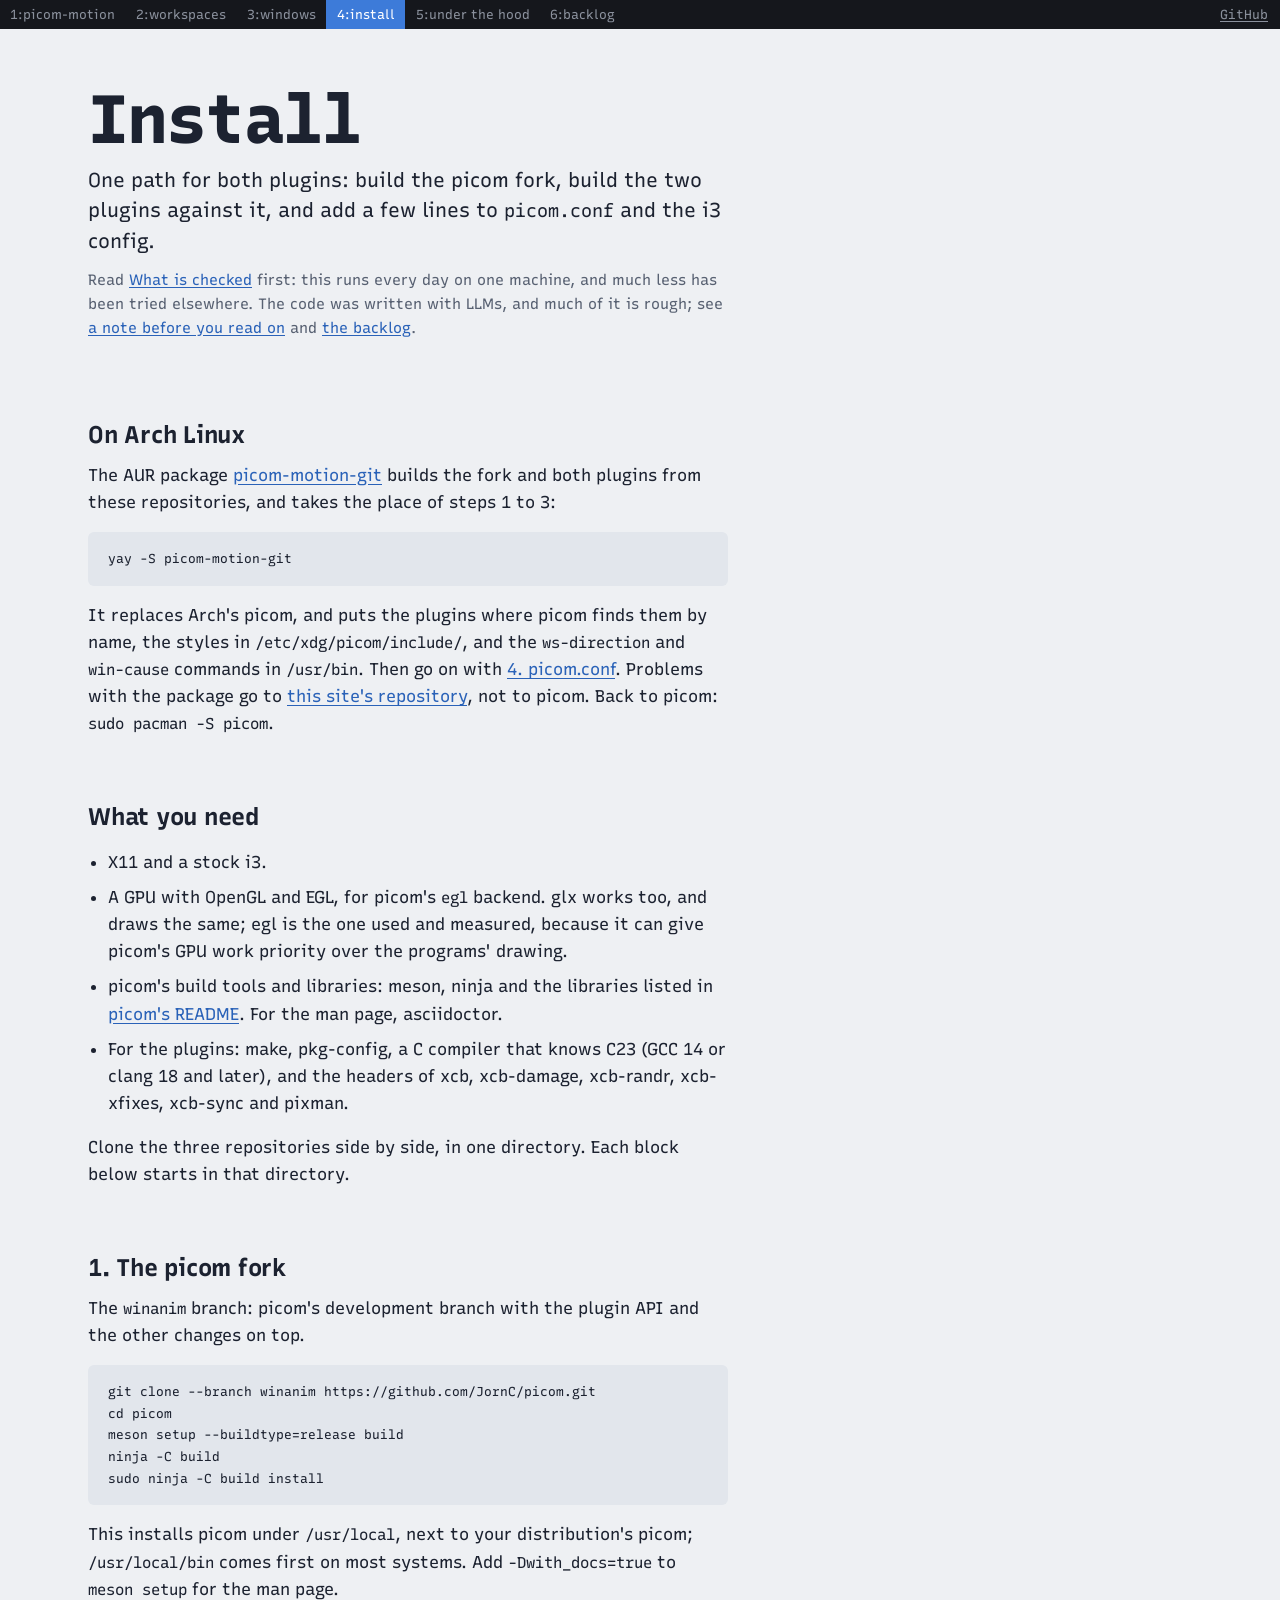
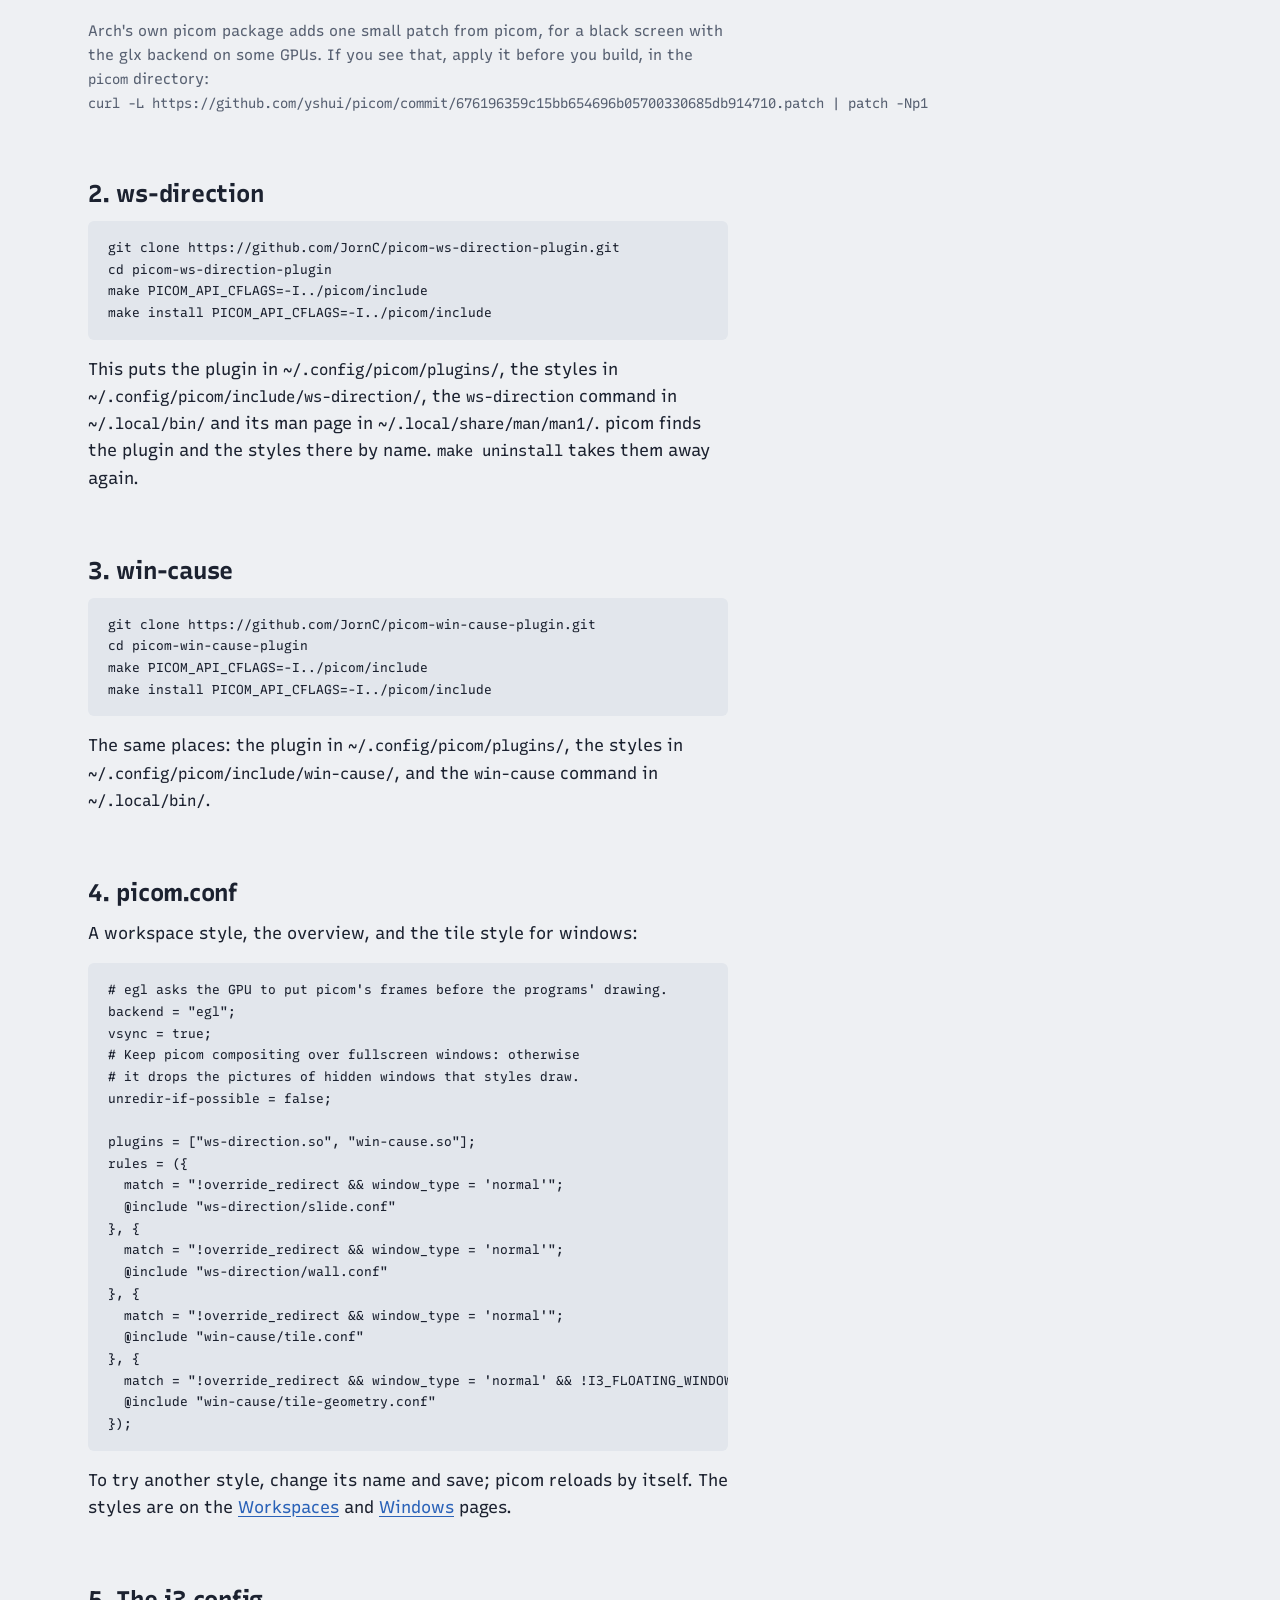
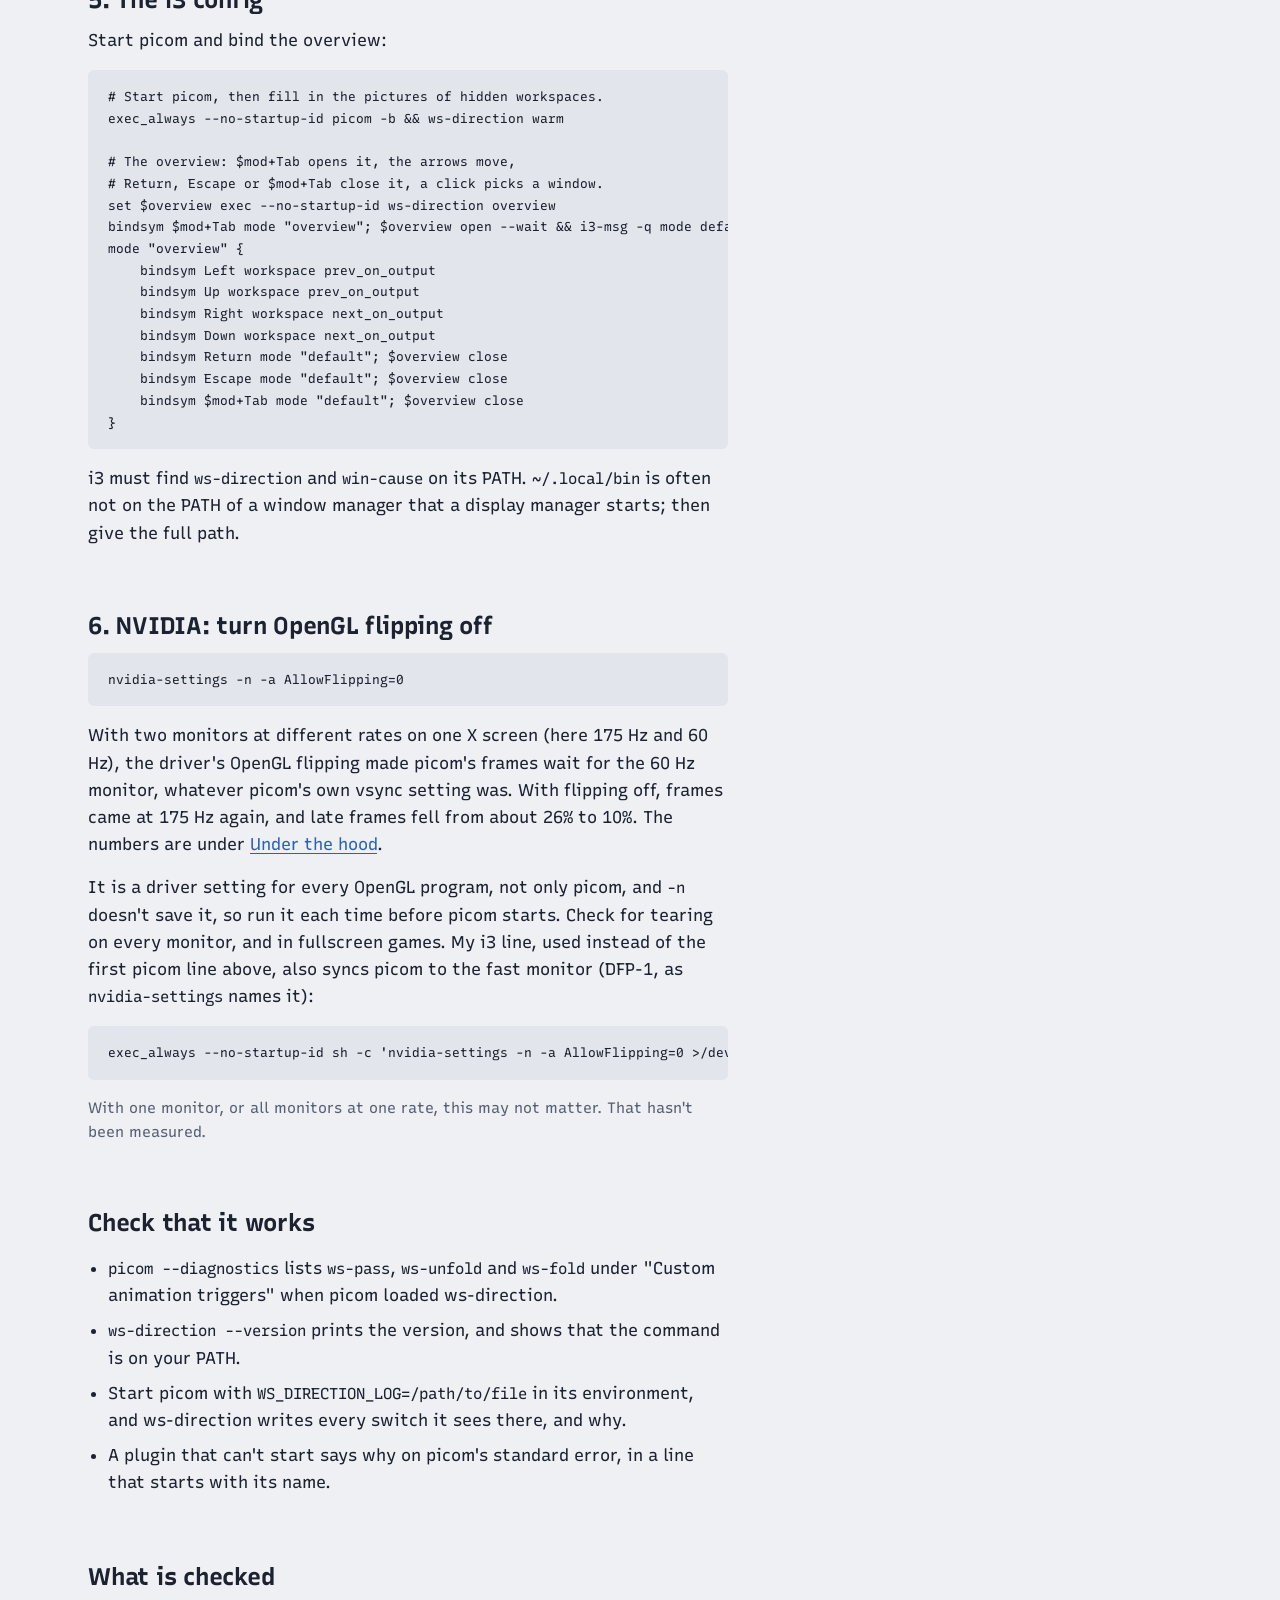
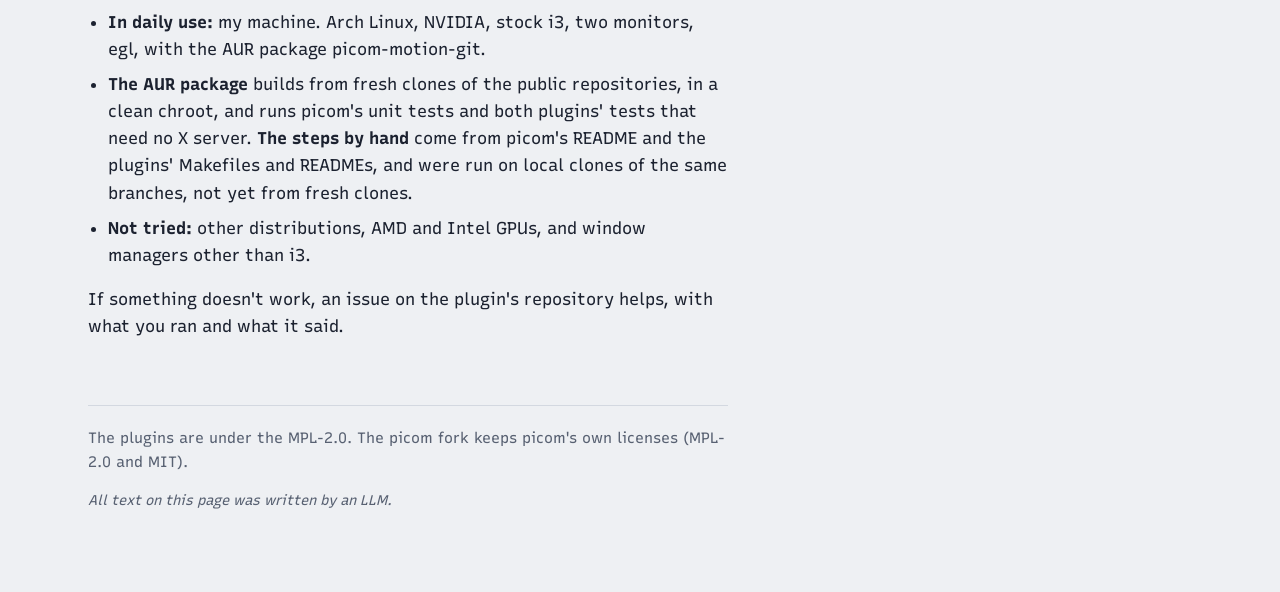
<file: install.html>
<!doctype html>
<html lang="en">
<head>
<meta charset="utf-8">
<meta name="viewport" content="width=device-width, initial-scale=1">
<title>Install picom-motion</title>
<meta name="description" content="How to build the picom fork and the ws-direction and win-cause plugins, and the picom and i3 config lines they need.">
<meta property="og:title" content="Install picom-motion">
<meta property="og:description" content="How to build the picom fork and the ws-direction and win-cause plugins, and the picom and i3 config lines they need.">
<meta property="og:image" content="https://jornc.github.io/picom-motion/media/workspaces/slide.png">
<link rel="icon" href="data:,">
<link rel="preconnect" href="https://fonts.googleapis.com">
<link rel="preconnect" href="https://fonts.gstatic.com" crossorigin>
<link rel="stylesheet" href="https://fonts.googleapis.com/css2?family=Recursive:wght,MONO@300..900,0..1&amp;display=swap">
<link rel="stylesheet" href="assets/style.css">
<script src="assets/site.js" defer></script>
</head>
<body>
<nav class="bar" aria-label="Pages">
	<ol>
		<li><a href="index.html">1:picom-motion</a></li>
		<li><a href="workspaces.html">2:workspaces</a></li>
		<li><a href="windows.html">3:windows</a></li>
		<li><a href="install.html" aria-current="page">4:install</a></li>
		<li><a href="under-the-hood.html">5:under the hood</a></li>
		<li><a href="backlog.html">6:backlog</a></li>
	</ol>
	<a class="status mono" href="https://github.com/JornC/picom-motion">GitHub</a>
</nav>

<div class="page">
	<header class="text">
		<h1 class="mono">Install</h1>
		<p class="lede">One path for both plugins: build the picom fork, build the two plugins against it, and add a few lines to <code>picom.conf</code> and the i3 config.</p>
		<p class="note">Read <a href="#status">What is checked</a> first: this runs every day on one machine, and much less has been tried elsewhere. The code was written with LLMs, and much of it is rough; see <a href="index.html#note">a note before you read on</a> and <a href="backlog.html">the backlog</a>.</p>
	</header>

	<main class="text">
		<section id="arch">
			<h2>On Arch Linux<a class="anchor" href="#arch" aria-label="Link to this section">#</a></h2>
			<p>The AUR package <a href="https://aur.archlinux.org/packages/picom-motion-git">picom-motion-git</a> builds the fork and both plugins from these repositories, and takes the place of steps 1 to 3:</p>
<pre><code>yay -S picom-motion-git</code></pre>
			<p>It replaces Arch's picom, and puts the plugins where picom finds them by name, the styles in <code>/etc/xdg/picom/include/</code>, and the <code>ws-direction</code> and <code>win-cause</code> commands in <code>/usr/bin</code>. Then go on with <a href="#picom-conf">4. picom.conf</a>. Problems with the package go to <a href="https://github.com/JornC/picom-motion/issues">this site's repository</a>, not to picom. Back to picom: <code>sudo pacman -S picom</code>.</p>
		</section>

		<section id="needs">
			<h2>What you need<a class="anchor" href="#needs" aria-label="Link to this section">#</a></h2>
			<ul>
				<li>X11 and a stock i3.</li>
				<li>A GPU with OpenGL and EGL, for picom's <code>egl</code> backend. glx works too, and draws the same; egl is the one used and measured, because it can give picom's GPU work priority over the programs' drawing.</li>
				<li>picom's build tools and libraries: meson, ninja and the libraries listed in <a href="https://github.com/JornC/picom/tree/winanim#build">picom's README</a>. For the man page, asciidoctor.</li>
				<li>For the plugins: make, pkg-config, a C compiler that knows C23 (GCC 14 or clang 18 and later), and the headers of xcb, xcb-damage, xcb-randr, xcb-xfixes, xcb-sync and pixman.</li>
			</ul>
			<p>Clone the three repositories side by side, in one directory. Each block below starts in that directory.</p>
		</section>

		<section id="picom">
			<h2>1. The picom fork<a class="anchor" href="#picom" aria-label="Link to this section">#</a></h2>
			<p>The <code>winanim</code> branch: picom's development branch with the plugin API and the other changes on top.</p>
<pre><code>git clone --branch winanim https://github.com/JornC/picom.git
cd picom
meson setup --buildtype=release build
ninja -C build
sudo ninja -C build install</code></pre>
			<p>This installs picom under <code>/usr/local</code>, next to your distribution's picom; <code>/usr/local/bin</code> comes first on most systems. Add <code>-Dwith_docs=true</code> to <code>meson setup</code> for the man page.</p>
			<p class="note">Arch's own picom package adds one small patch from picom, for a black screen with the glx backend on some GPUs. If you see that, apply it before you build, in the <code>picom</code> directory: <code>curl -L https://github.com/yshui/picom/commit/676196359c15bb654696b05700330685db914710.patch | patch -Np1</code></p>
		</section>

		<section id="ws-direction">
			<h2>2. ws-direction<a class="anchor" href="#ws-direction" aria-label="Link to this section">#</a></h2>
<pre><code>git clone https://github.com/JornC/picom-ws-direction-plugin.git
cd picom-ws-direction-plugin
make PICOM_API_CFLAGS=-I../picom/include
make install PICOM_API_CFLAGS=-I../picom/include</code></pre>
			<p>This puts the plugin in <code>~/.config/picom/plugins/</code>, the styles in <code>~/.config/picom/include/ws-direction/</code>, the <code>ws-direction</code> command in <code>~/.local/bin/</code> and its man page in <code>~/.local/share/man/man1/</code>. picom finds the plugin and the styles there by name. <code>make uninstall</code> takes them away again.</p>
		</section>

		<section id="win-cause">
			<h2>3. win-cause<a class="anchor" href="#win-cause" aria-label="Link to this section">#</a></h2>
<pre><code>git clone https://github.com/JornC/picom-win-cause-plugin.git
cd picom-win-cause-plugin
make PICOM_API_CFLAGS=-I../picom/include
make install PICOM_API_CFLAGS=-I../picom/include</code></pre>
			<p>The same places: the plugin in <code>~/.config/picom/plugins/</code>, the styles in <code>~/.config/picom/include/win-cause/</code>, and the <code>win-cause</code> command in <code>~/.local/bin/</code>.</p>
		</section>

		<section id="picom-conf">
			<h2>4. picom.conf<a class="anchor" href="#picom-conf" aria-label="Link to this section">#</a></h2>
			<p>A workspace style, the overview, and the tile style for windows:</p>
<pre><code># egl asks the GPU to put picom's frames before the programs' drawing.
backend = "egl";
vsync = true;
# Keep picom compositing over fullscreen windows: otherwise
# it drops the pictures of hidden windows that styles draw.
unredir-if-possible = false;

plugins = ["ws-direction.so", "win-cause.so"];
rules = ({
  match = "!override_redirect &amp;&amp; window_type = 'normal'";
  @include "ws-direction/slide.conf"
}, {
  match = "!override_redirect &amp;&amp; window_type = 'normal'";
  @include "ws-direction/wall.conf"
}, {
  match = "!override_redirect &amp;&amp; window_type = 'normal'";
  @include "win-cause/tile.conf"
}, {
  match = "!override_redirect &amp;&amp; window_type = 'normal' &amp;&amp; !I3_FLOATING_WINDOW@";
  @include "win-cause/tile-geometry.conf"
});</code></pre>
			<p>To try another style, change its name and save; picom reloads by itself. The styles are on the <a href="workspaces.html">Workspaces</a> and <a href="windows.html">Windows</a> pages.</p>
		</section>

		<section id="i3">
			<h2>5. The i3 config<a class="anchor" href="#i3" aria-label="Link to this section">#</a></h2>
			<p>Start picom and bind the overview:</p>
<pre><code># Start picom, then fill in the pictures of hidden workspaces.
exec_always --no-startup-id picom -b &amp;&amp; ws-direction warm

# The overview: $mod+Tab opens it, the arrows move,
# Return, Escape or $mod+Tab close it, a click picks a window.
set $overview exec --no-startup-id ws-direction overview
bindsym $mod+Tab mode "overview"; $overview open --wait &amp;&amp; i3-msg -q mode default
mode "overview" {
    bindsym Left workspace prev_on_output
    bindsym Up workspace prev_on_output
    bindsym Right workspace next_on_output
    bindsym Down workspace next_on_output
    bindsym Return mode "default"; $overview close
    bindsym Escape mode "default"; $overview close
    bindsym $mod+Tab mode "default"; $overview close
}</code></pre>
			<p>i3 must find <code>ws-direction</code> and <code>win-cause</code> on its PATH. <code>~/.local/bin</code> is often not on the PATH of a window manager that a display manager starts; then give the full path.</p>
		</section>

		<section id="nvidia">
			<h2>6. NVIDIA: turn OpenGL flipping off<a class="anchor" href="#nvidia" aria-label="Link to this section">#</a></h2>
<pre><code>nvidia-settings -n -a AllowFlipping=0</code></pre>
			<p>With two monitors at different rates on one X screen (here 175 Hz and 60 Hz), the driver's OpenGL flipping made picom's frames wait for the 60 Hz monitor, whatever picom's own vsync setting was. With flipping off, frames came at 175 Hz again, and late frames fell from about 26% to 10%. The numbers are under <a href="under-the-hood.html#flipping">Under the hood</a>.</p>
			<p>It is a driver setting for every OpenGL program, not only picom, and <code>-n</code> doesn't save it, so run it each time before picom starts. Check for tearing on every monitor, and in fullscreen games. My i3 line, used instead of the first picom line above, also syncs picom to the fast monitor (DFP-1, as <code>nvidia-settings</code> names it):</p>
<pre><code>exec_always --no-startup-id sh -c 'nvidia-settings -n -a AllowFlipping=0 &gt;/dev/null 2&gt;&amp;1; pgrep -x picom &gt;/dev/null || __GL_SYNC_DISPLAY_DEVICE=DFP-1 picom -b'</code></pre>
			<p class="note">With one monitor, or all monitors at one rate, this may not matter. That hasn't been measured.</p>
		</section>

		<section id="check">
			<h2>Check that it works<a class="anchor" href="#check" aria-label="Link to this section">#</a></h2>
			<ul>
				<li><code>picom --diagnostics</code> lists <code>ws-pass</code>, <code>ws-unfold</code> and <code>ws-fold</code> under "Custom animation triggers" when picom loaded ws-direction.</li>
				<li><code>ws-direction --version</code> prints the version, and shows that the command is on your PATH.</li>
				<li>Start picom with <code>WS_DIRECTION_LOG=/path/to/file</code> in its environment, and ws-direction writes every switch it sees there, and why.</li>
				<li>A plugin that can't start says why on picom's standard error, in a line that starts with its name.</li>
			</ul>
		</section>

		<section id="status">
			<h2>What is checked<a class="anchor" href="#status" aria-label="Link to this section">#</a></h2>
			<ul>
				<li><strong>In daily use:</strong> my machine. Arch Linux, NVIDIA, stock i3, two monitors, egl, with the AUR package picom-motion-git.</li>
				<li><strong>The AUR package</strong> builds from fresh clones of the public repositories, in a clean chroot, and runs picom's unit tests and both plugins' tests that need no X server. <strong>The steps by hand</strong> come from picom's README and the plugins' Makefiles and READMEs, and were run on local clones of the same branches, not yet from fresh clones.</li>
				<li><strong>Not tried:</strong> other distributions, AMD and Intel GPUs, and window managers other than i3.</li>
			</ul>
			<p>If something doesn't work, an issue on the plugin's repository helps, with what you ran and what it said.</p>
		</section>
	</main>

	<footer class="text">
		<p>The plugins are under the MPL-2.0. The picom fork keeps picom's own licenses (MPL-2.0 and MIT).</p>
		<p class="llm-note"><em>All text on this page was written by an LLM.</em></p>
	</footer>
</div>
</body>
</html>
</file>
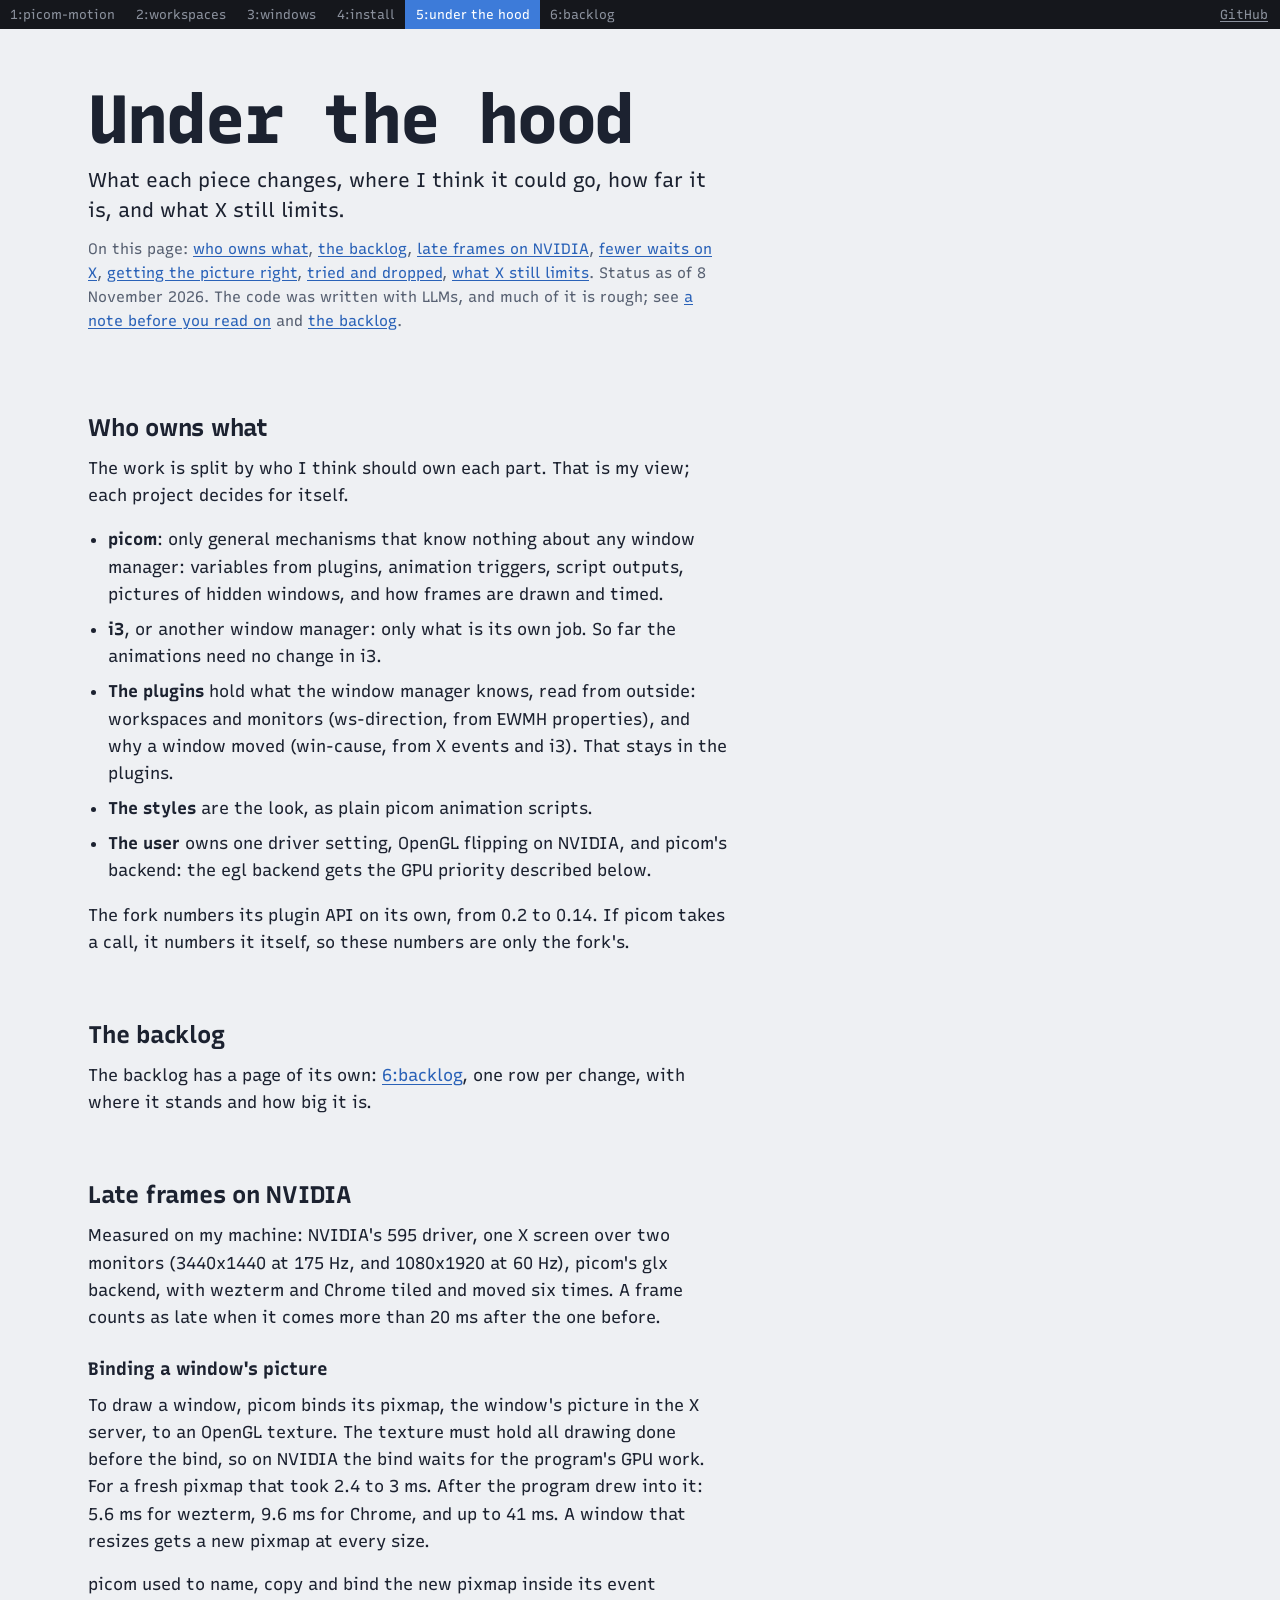
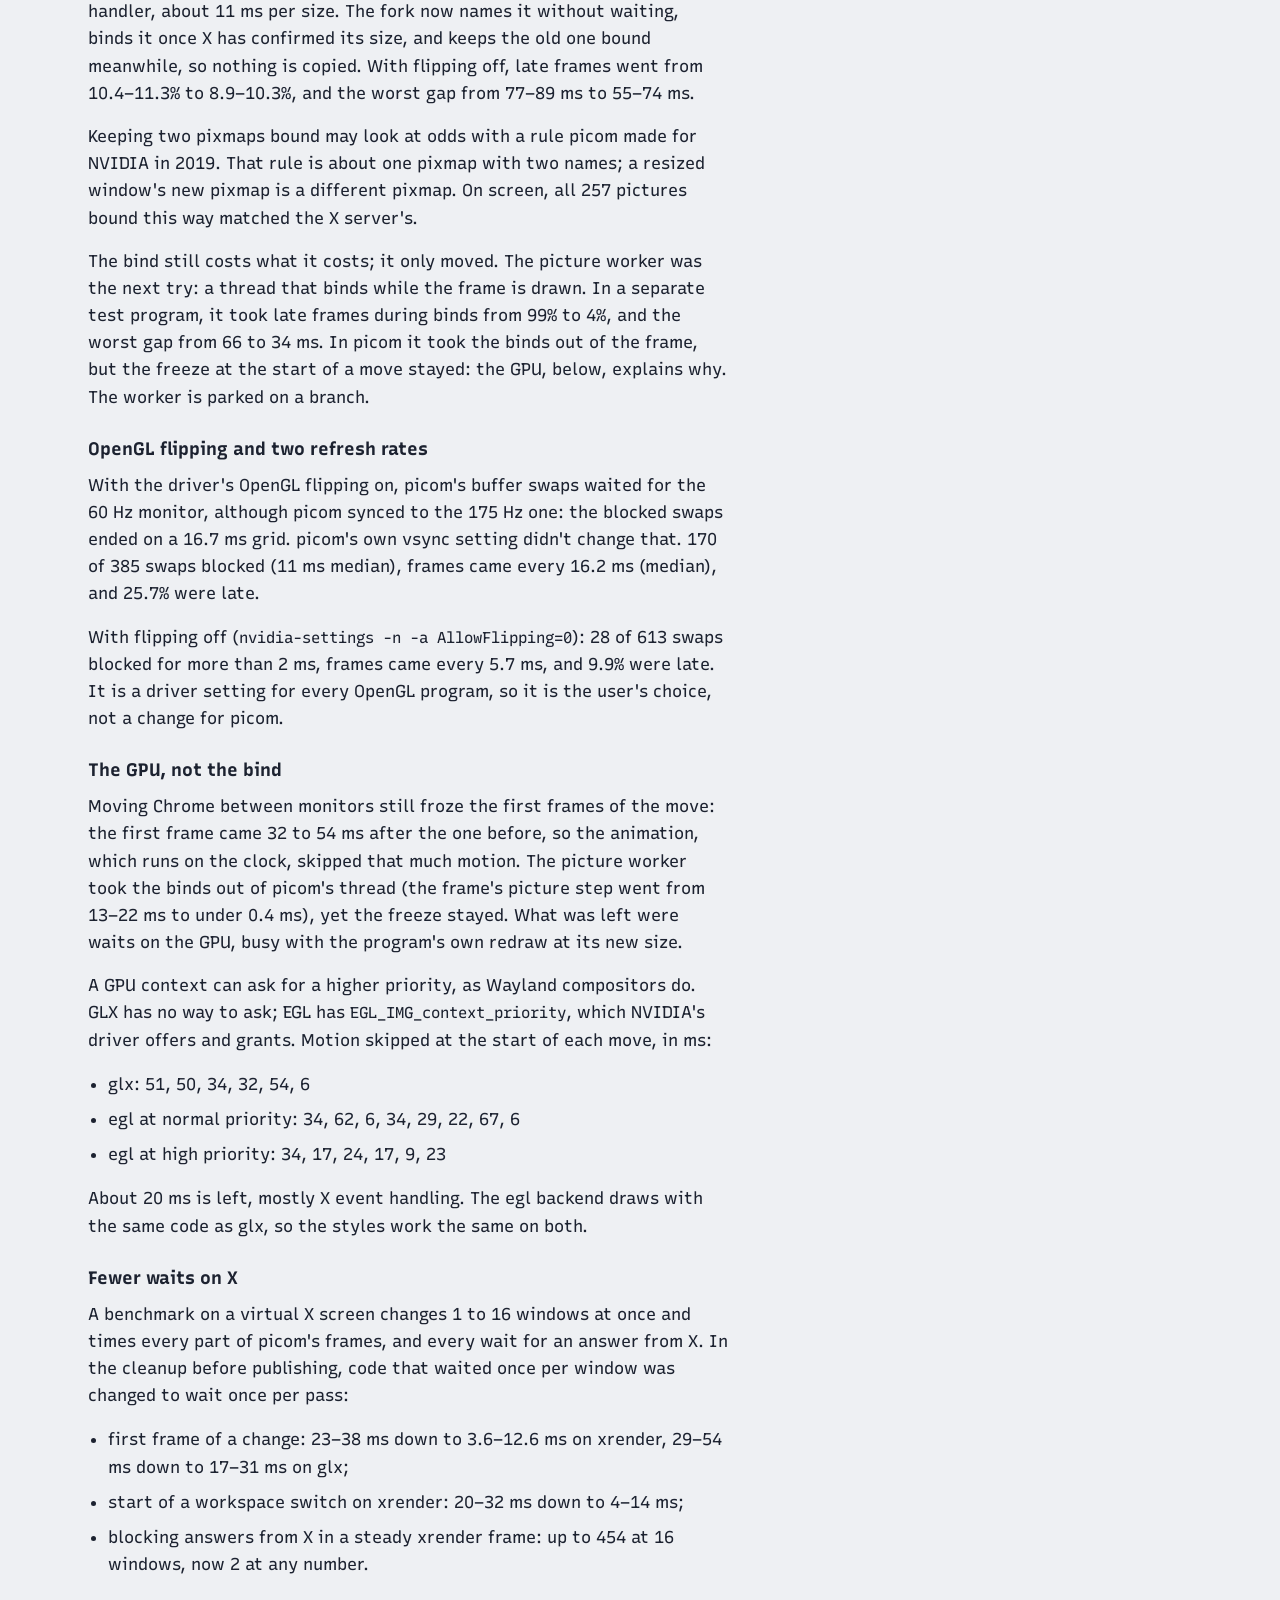
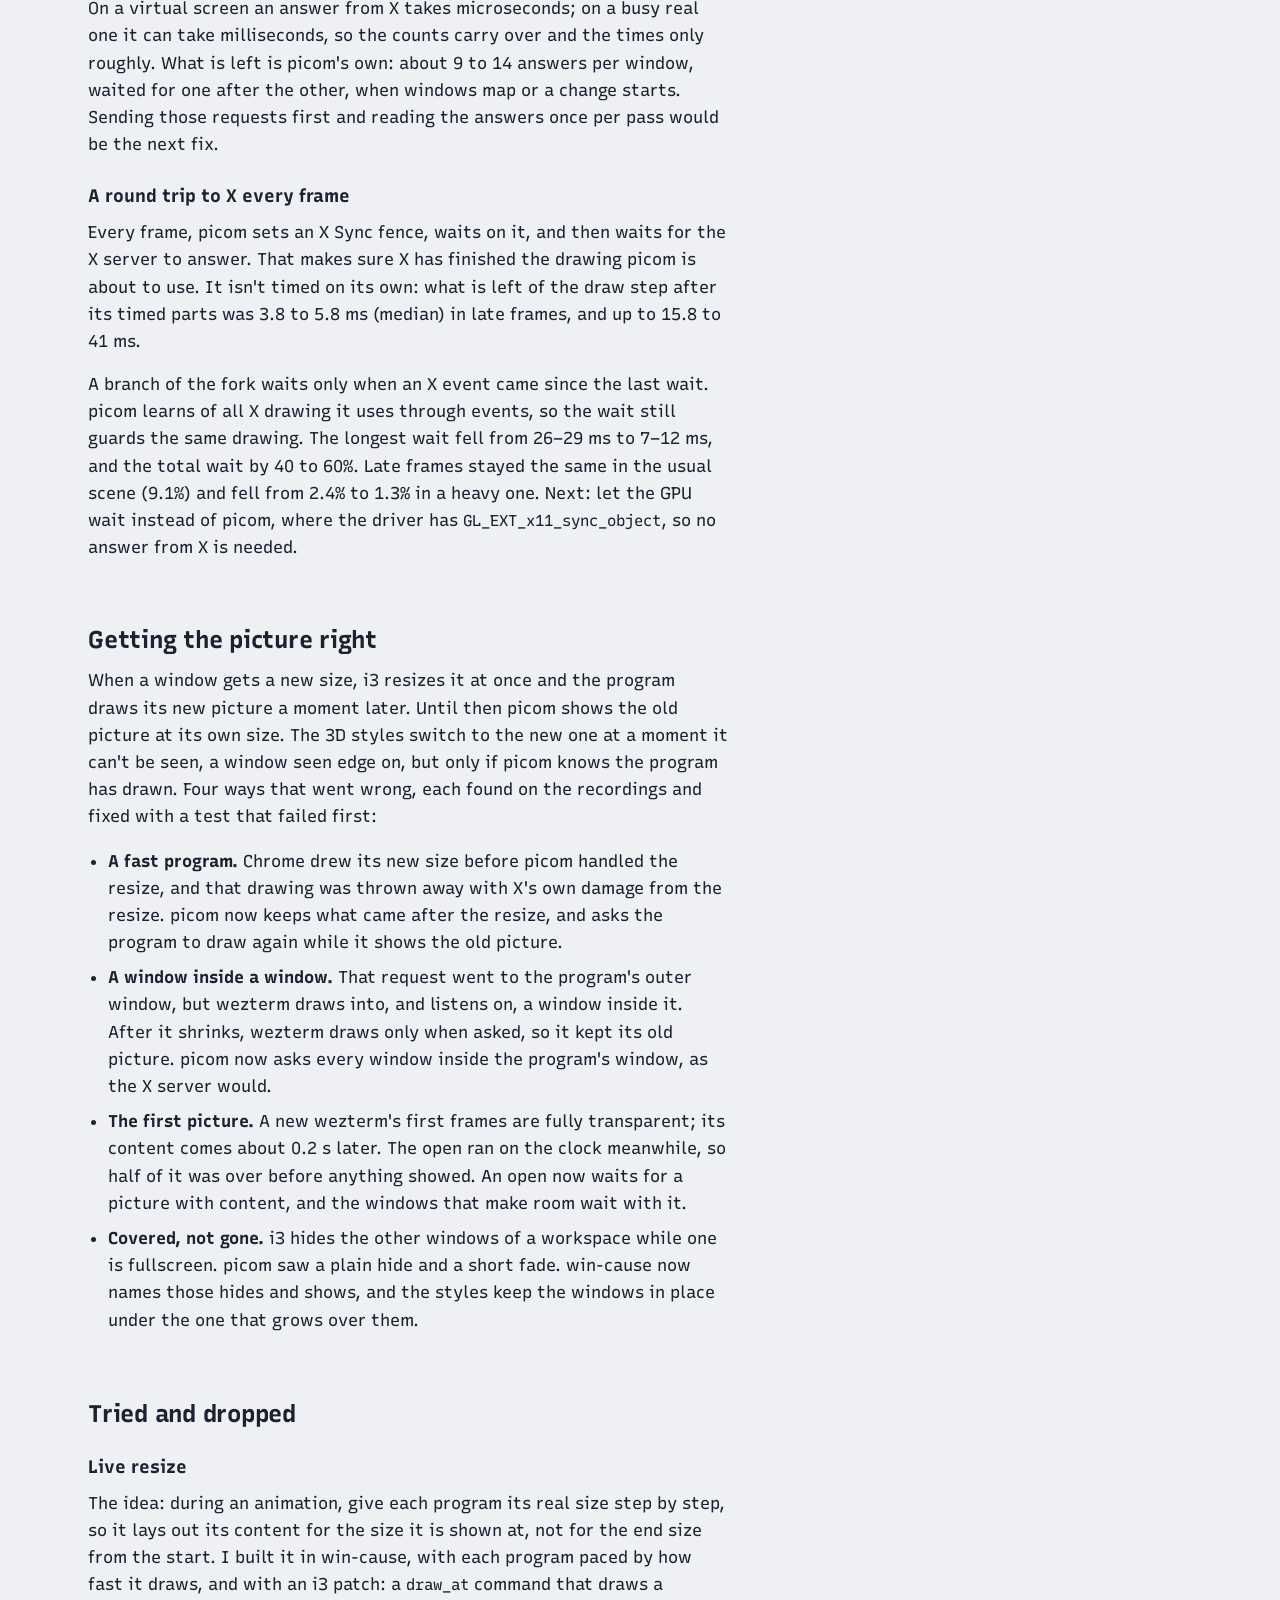
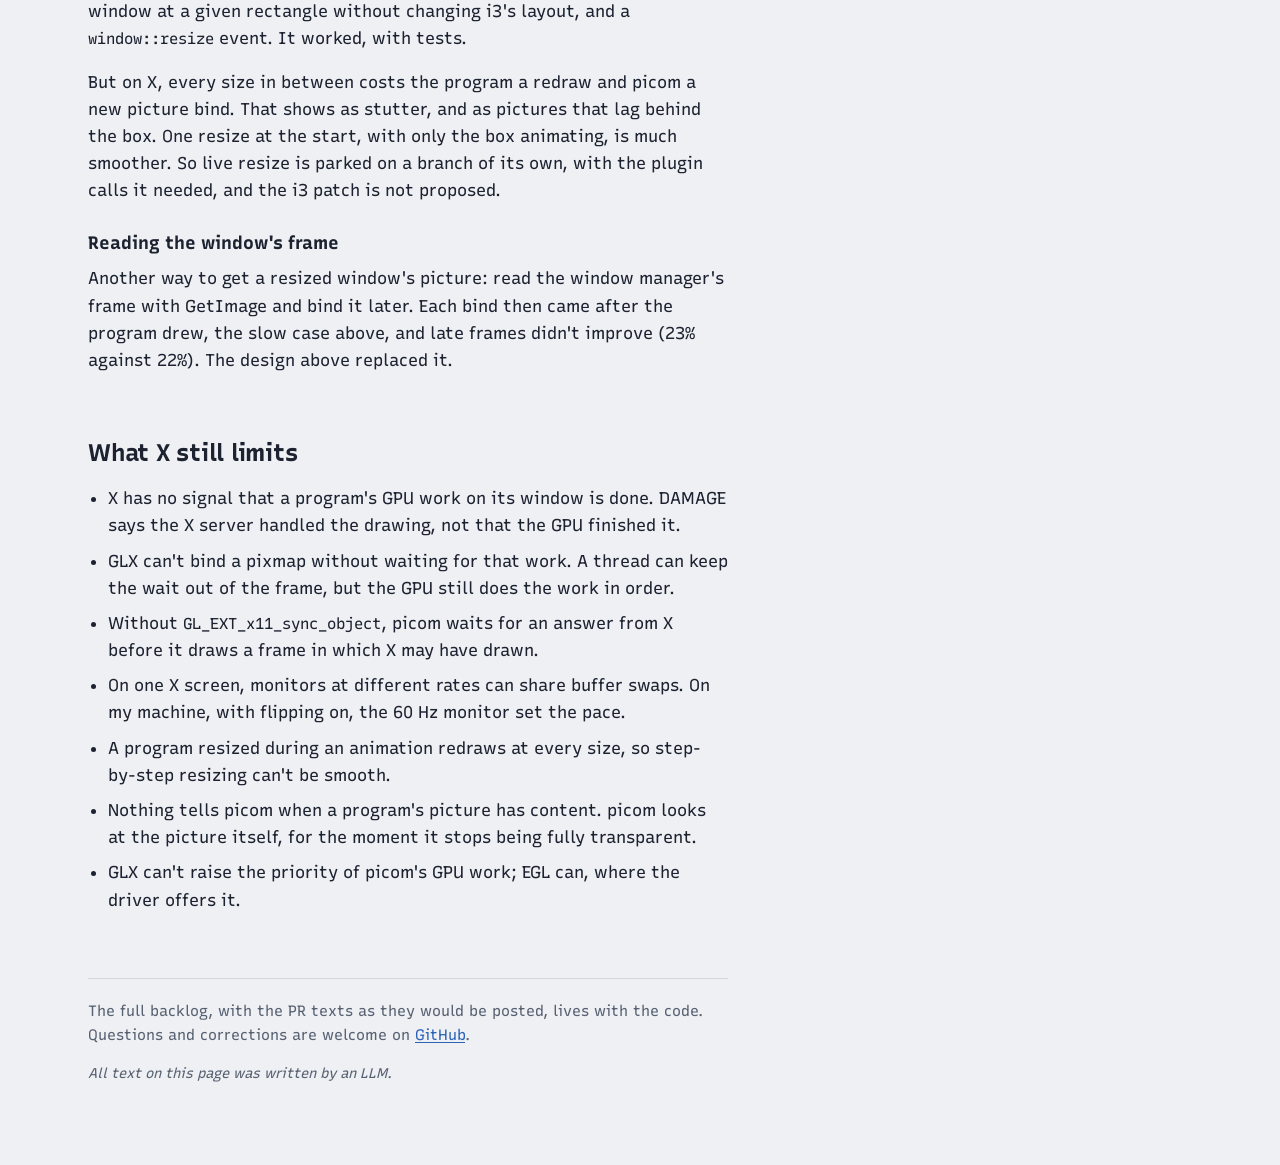
<file: under-the-hood.html>
<!doctype html>
<html lang="en">
<head>
<meta charset="utf-8">
<meta name="viewport" content="width=device-width, initial-scale=1">
<title>Under the hood</title>
<meta name="description" content="What each part of picom-motion changes, where it could go, and its status, the late frames on NVIDIA, and what X still limits.">
<meta property="og:title" content="Under the hood: picom-motion">
<meta property="og:description" content="What each part of picom-motion changes, where it could go, and its status, the late frames on NVIDIA, and what X still limits.">
<meta property="og:image" content="https://jornc.github.io/picom-motion/media/workspaces/slide.png">
<link rel="icon" href="data:,">
<link rel="preconnect" href="https://fonts.googleapis.com">
<link rel="preconnect" href="https://fonts.gstatic.com" crossorigin>
<link rel="stylesheet" href="https://fonts.googleapis.com/css2?family=Recursive:wght,MONO@300..900,0..1&amp;display=swap">
<link rel="stylesheet" href="assets/style.css">
<script src="assets/site.js" defer></script>
</head>
<body>
<nav class="bar" aria-label="Pages">
	<ol>
		<li><a href="index.html">1:picom-motion</a></li>
		<li><a href="workspaces.html">2:workspaces</a></li>
		<li><a href="windows.html">3:windows</a></li>
		<li><a href="install.html">4:install</a></li>
		<li><a href="under-the-hood.html" aria-current="page">5:under the hood</a></li>
		<li><a href="backlog.html">6:backlog</a></li>
	</ol>
	<a class="status mono" href="https://github.com/JornC/picom-motion">GitHub</a>
</nav>

<div class="page">
	<header class="text">
		<h1 class="mono">Under the hood</h1>
		<p class="lede">What each piece changes, where I think it could go, how far it is, and what X still limits.</p>
		<p class="note">On this page: <a href="#layers">who owns what</a>, <a href="backlog.html">the backlog</a>, <a href="#late-frames">late frames on NVIDIA</a>, <a href="#scale">fewer waits on X</a>, <a href="#pictures">getting the picture right</a>, <a href="#dropped">tried and dropped</a>, <a href="#limits">what X still limits</a>. Status as of 8 November 2026. The code was written with LLMs, and much of it is rough; see <a href="index.html#note">a note before you read on</a> and <a href="backlog.html">the backlog</a>.</p>
	</header>

	<main>
		<section id="layers" class="text">
			<h2>Who owns what<a class="anchor" href="#layers" aria-label="Link to this section">#</a></h2>
			<p>The work is split by who I think should own each part. That is my view; each project decides for itself.</p>
			<ul>
				<li><strong>picom</strong>: only general mechanisms that know nothing about any window manager: variables from plugins, animation triggers, script outputs, pictures of hidden windows, and how frames are drawn and timed.</li>
				<li><strong>i3</strong>, or another window manager: only what is its own job. So far the animations need no change in i3.</li>
				<li><strong>The plugins</strong> hold what the window manager knows, read from outside: workspaces and monitors (ws-direction, from EWMH properties), and why a window moved (win-cause, from X events and i3). That stays in the plugins.</li>
				<li><strong>The styles</strong> are the look, as plain picom animation scripts.</li>
				<li><strong>The user</strong> owns one driver setting, OpenGL flipping on NVIDIA, and picom's backend: the egl backend gets the GPU priority described below.</li>
			</ul>
			<p>The fork numbers its plugin API on its own, from 0.2 to 0.14. If picom takes a call, it numbers it itself, so these numbers are only the fork's.</p>
		</section>

		<section id="backlog" class="text">
			<h2>The backlog<a class="anchor" href="#backlog" aria-label="Link to this section">#</a></h2>
			<p>The backlog has a page of its own: <a href="backlog.html">6:backlog</a>, one row per change, with where it stands and how big it is.</p>
		</section>

		<section id="late-frames" class="text">
			<h2>Late frames on NVIDIA<a class="anchor" href="#late-frames" aria-label="Link to this section">#</a></h2>
			<p>Measured on my machine: NVIDIA's 595 driver, one X screen over two monitors (3440x1440 at 175 Hz, and 1080x1920 at 60 Hz), picom's glx backend, with wezterm and Chrome tiled and moved six times. A frame counts as late when it comes more than 20 ms after the one before.</p>

			<h3 id="bind">Binding a window's picture<a class="anchor" href="#bind" aria-label="Link to this section">#</a></h3>
			<p>To draw a window, picom binds its pixmap, the window's picture in the X server, to an OpenGL texture. The texture must hold all drawing done before the bind, so on NVIDIA the bind waits for the program's GPU work. For a fresh pixmap that took 2.4 to 3 ms. After the program drew into it: 5.6 ms for wezterm, 9.6 ms for Chrome, and up to 41 ms. A window that resizes gets a new pixmap at every size.</p>
			<p>picom used to name, copy and bind the new pixmap inside its event handler, about 11 ms per size. The fork now names it without waiting, binds it once X has confirmed its size, and keeps the old one bound meanwhile, so nothing is copied. With flipping off, late frames went from 10.4–11.3% to 8.9–10.3%, and the worst gap from 77–89 ms to 55–74 ms.</p>
			<p>Keeping two pixmaps bound may look at odds with a rule picom made for NVIDIA in 2019. That rule is about one pixmap with two names; a resized window's new pixmap is a different pixmap. On screen, all 257 pictures bound this way matched the X server's.</p>
			<p>The bind still costs what it costs; it only moved. The picture worker was the next try: a thread that binds while the frame is drawn. In a separate test program, it took late frames during binds from 99% to 4%, and the worst gap from 66 to 34 ms. In picom it took the binds out of the frame, but the freeze at the start of a move stayed: the GPU, below, explains why. The worker is parked on a branch.</p>

			<h3 id="flipping">OpenGL flipping and two refresh rates<a class="anchor" href="#flipping" aria-label="Link to this section">#</a></h3>
			<p>With the driver's OpenGL flipping on, picom's buffer swaps waited for the 60 Hz monitor, although picom synced to the 175 Hz one: the blocked swaps ended on a 16.7 ms grid. picom's own vsync setting didn't change that. 170 of 385 swaps blocked (11 ms median), frames came every 16.2 ms (median), and 25.7% were late.</p>
			<p>With flipping off (<code>nvidia-settings -n -a AllowFlipping=0</code>): 28 of 613 swaps blocked for more than 2 ms, frames came every 5.7 ms, and 9.9% were late. It is a driver setting for every OpenGL program, so it is the user's choice, not a change for picom.</p>

			<h3 id="gpu">The GPU, not the bind<a class="anchor" href="#gpu" aria-label="Link to this section">#</a></h3>
			<p>Moving Chrome between monitors still froze the first frames of the move: the first frame came 32 to 54 ms after the one before, so the animation, which runs on the clock, skipped that much motion. The picture worker took the binds out of picom's thread (the frame's picture step went from 13–22 ms to under 0.4 ms), yet the freeze stayed. What was left were waits on the GPU, busy with the program's own redraw at its new size.</p>
			<p>A GPU context can ask for a higher priority, as Wayland compositors do. GLX has no way to ask; EGL has <code>EGL_IMG_context_priority</code>, which NVIDIA's driver offers and grants. Motion skipped at the start of each move, in ms:</p>
			<ul>
				<li>glx: 51, 50, 34, 32, 54, 6</li>
				<li>egl at normal priority: 34, 62, 6, 34, 29, 22, 67, 6</li>
				<li>egl at high priority: 34, 17, 24, 17, 9, 23</li>
			</ul>
			<p>About 20 ms is left, mostly X event handling. The egl backend draws with the same code as glx, so the styles work the same on both.</p>

			<h3 id="scale">Fewer waits on X<a class="anchor" href="#scale" aria-label="Link to this section">#</a></h3>
			<p>A benchmark on a virtual X screen changes 1 to 16 windows at once and times every part of picom's frames, and every wait for an answer from X. In the cleanup before publishing, code that waited once per window was changed to wait once per pass:</p>
			<ul>
				<li>first frame of a change: 23–38 ms down to 3.6–12.6 ms on xrender, 29–54 ms down to 17–31 ms on glx;</li>
				<li>start of a workspace switch on xrender: 20–32 ms down to 4–14 ms;</li>
				<li>blocking answers from X in a steady xrender frame: up to 454 at 16 windows, now 2 at any number.</li>
			</ul>
			<p>On a virtual screen an answer from X takes microseconds; on a busy real one it can take milliseconds, so the counts carry over and the times only roughly. What is left is picom's own: about 9 to 14 answers per window, waited for one after the other, when windows map or a change starts. Sending those requests first and reading the answers once per pass would be the next fix.</p>

			<h3 id="fence">A round trip to X every frame<a class="anchor" href="#fence" aria-label="Link to this section">#</a></h3>
			<p>Every frame, picom sets an X Sync fence, waits on it, and then waits for the X server to answer. That makes sure X has finished the drawing picom is about to use. It isn't timed on its own: what is left of the draw step after its timed parts was 3.8 to 5.8 ms (median) in late frames, and up to 15.8 to 41 ms.</p>
			<p>A branch of the fork waits only when an X event came since the last wait. picom learns of all X drawing it uses through events, so the wait still guards the same drawing. The longest wait fell from 26–29 ms to 7–12 ms, and the total wait by 40 to 60%. Late frames stayed the same in the usual scene (9.1%) and fell from 2.4% to 1.3% in a heavy one. Next: let the GPU wait instead of picom, where the driver has <code>GL_EXT_x11_sync_object</code>, so no answer from X is needed.</p>
		</section>

		<section id="pictures" class="text">
			<h2>Getting the picture right<a class="anchor" href="#pictures" aria-label="Link to this section">#</a></h2>
			<p>When a window gets a new size, i3 resizes it at once and the program draws its new picture a moment later. Until then picom shows the old picture at its own size. The 3D styles switch to the new one at a moment it can't be seen, a window seen edge on, but only if picom knows the program has drawn. Four ways that went wrong, each found on the recordings and fixed with a test that failed first:</p>
			<ul>
				<li><strong>A fast program.</strong> Chrome drew its new size before picom handled the resize, and that drawing was thrown away with X's own damage from the resize. picom now keeps what came after the resize, and asks the program to draw again while it shows the old picture.</li>
				<li><strong>A window inside a window.</strong> That request went to the program's outer window, but wezterm draws into, and listens on, a window inside it. After it shrinks, wezterm draws only when asked, so it kept its old picture. picom now asks every window inside the program's window, as the X server would.</li>
				<li><strong>The first picture.</strong> A new wezterm's first frames are fully transparent; its content comes about 0.2 s later. The open ran on the clock meanwhile, so half of it was over before anything showed. An open now waits for a picture with content, and the windows that make room wait with it.</li>
				<li><strong>Covered, not gone.</strong> i3 hides the other windows of a workspace while one is fullscreen. picom saw a plain hide and a short fade. win-cause now names those hides and shows, and the styles keep the windows in place under the one that grows over them.</li>
			</ul>
		</section>

		<section id="dropped" class="text">
			<h2>Tried and dropped<a class="anchor" href="#dropped" aria-label="Link to this section">#</a></h2>
			<h3 id="live-resize">Live resize<a class="anchor" href="#live-resize" aria-label="Link to this section">#</a></h3>
			<p>The idea: during an animation, give each program its real size step by step, so it lays out its content for the size it is shown at, not for the end size from the start. I built it in win-cause, with each program paced by how fast it draws, and with an i3 patch: a <code>draw_at</code> command that draws a window at a given rectangle without changing i3's layout, and a <code>window::resize</code> event. It worked, with tests.</p>
			<p>But on X, every size in between costs the program a redraw and picom a new picture bind. That shows as stutter, and as pictures that lag behind the box. One resize at the start, with only the box animating, is much smoother. So live resize is parked on a branch of its own, with the plugin calls it needed, and the i3 patch is not proposed.</p>
			<h3 id="reading-the-window-s-frame">Reading the window's frame<a class="anchor" href="#reading-the-window-s-frame" aria-label="Link to this section">#</a></h3>
			<p>Another way to get a resized window's picture: read the window manager's frame with GetImage and bind it later. Each bind then came after the program drew, the slow case above, and late frames didn't improve (23% against 22%). The design above replaced it.</p>
		</section>

		<section id="limits" class="text">
			<h2>What X still limits<a class="anchor" href="#limits" aria-label="Link to this section">#</a></h2>
			<ul>
				<li>X has no signal that a program's GPU work on its window is done. DAMAGE says the X server handled the drawing, not that the GPU finished it.</li>
				<li>GLX can't bind a pixmap without waiting for that work. A thread can keep the wait out of the frame, but the GPU still does the work in order.</li>
				<li>Without <code>GL_EXT_x11_sync_object</code>, picom waits for an answer from X before it draws a frame in which X may have drawn.</li>
				<li>On one X screen, monitors at different rates can share buffer swaps. On my machine, with flipping on, the 60 Hz monitor set the pace.</li>
				<li>A program resized during an animation redraws at every size, so step-by-step resizing can't be smooth.</li>
				<li>Nothing tells picom when a program's picture has content. picom looks at the picture itself, for the moment it stops being fully transparent.</li>
				<li>GLX can't raise the priority of picom's GPU work; EGL can, where the driver offers it.</li>
			</ul>
		</section>
	</main>

	<footer class="text">
		<p>The full backlog, with the PR texts as they would be posted, lives with the code. Questions and corrections are welcome on <a href="https://github.com/JornC/picom-motion">GitHub</a>.</p>
		<p class="llm-note"><em>All text on this page was written by an LLM.</em></p>
	</footer>
</div>
</body>
</html>
</file>
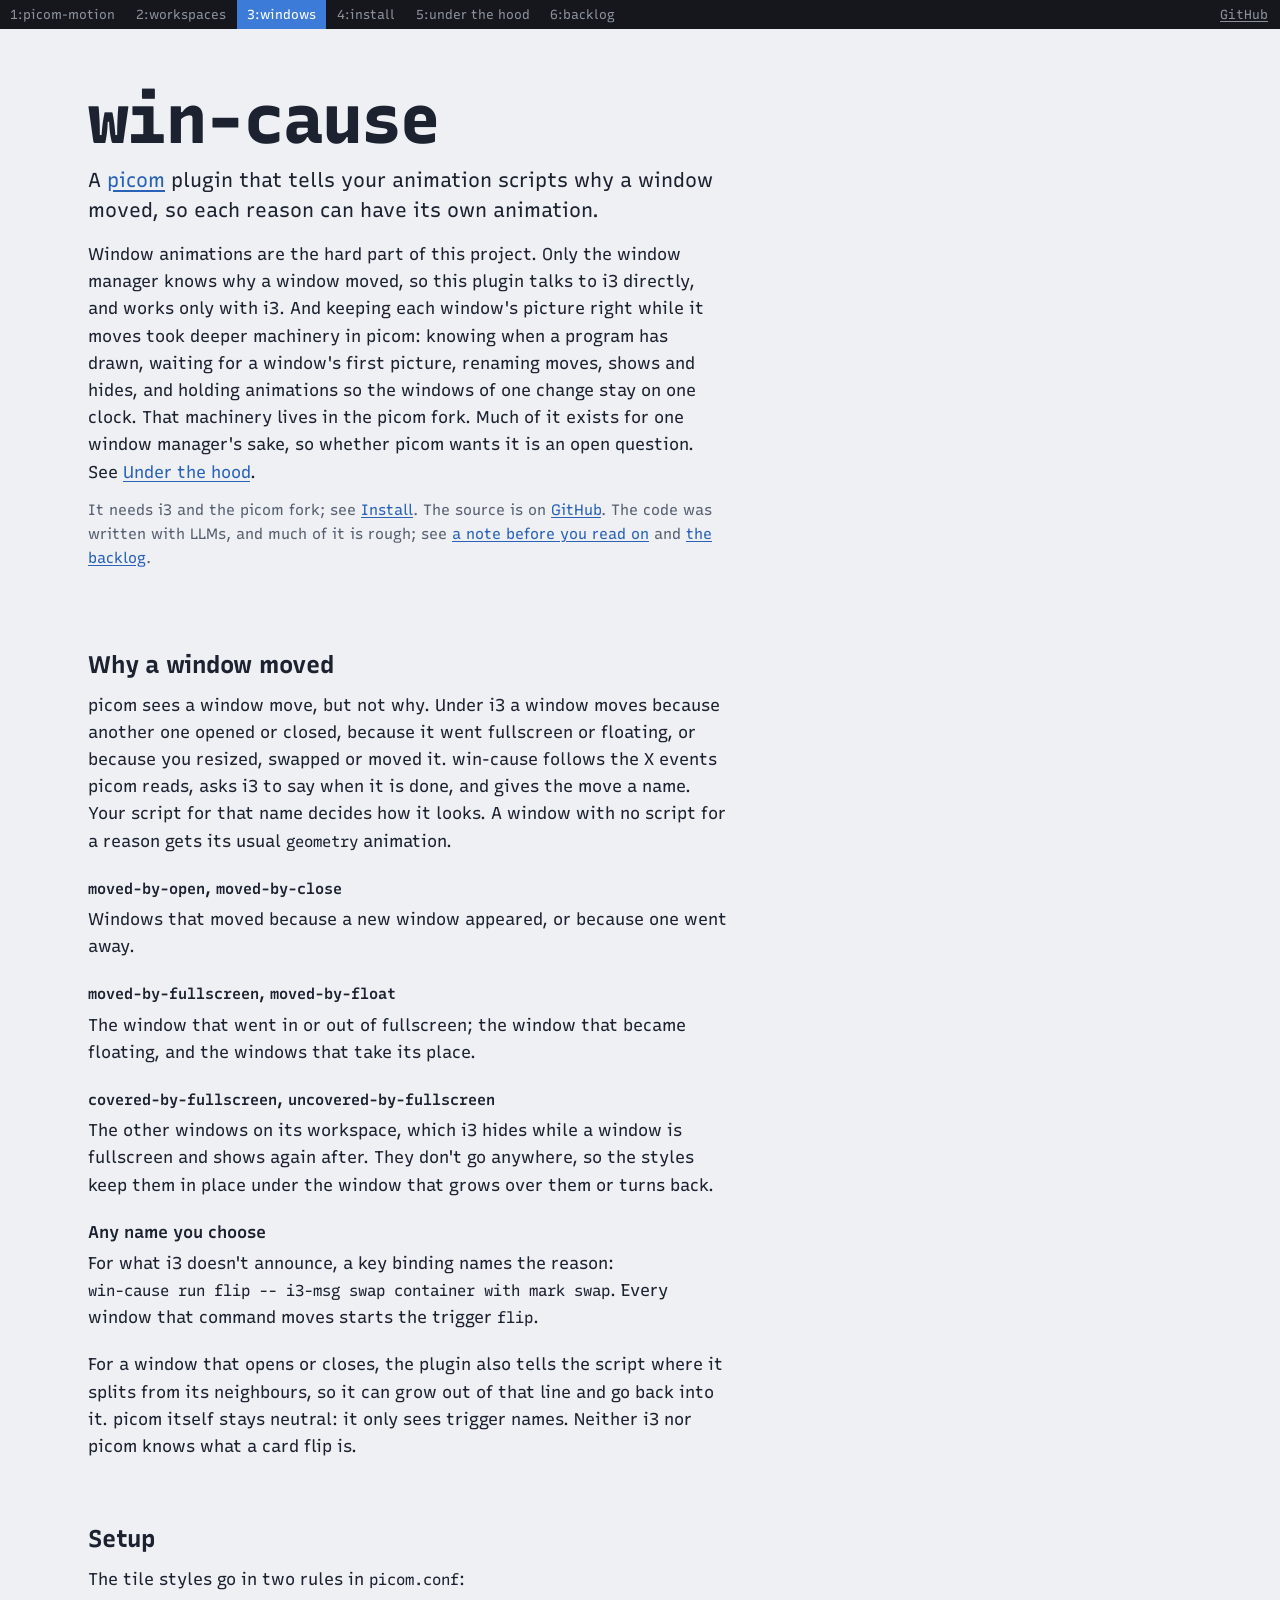
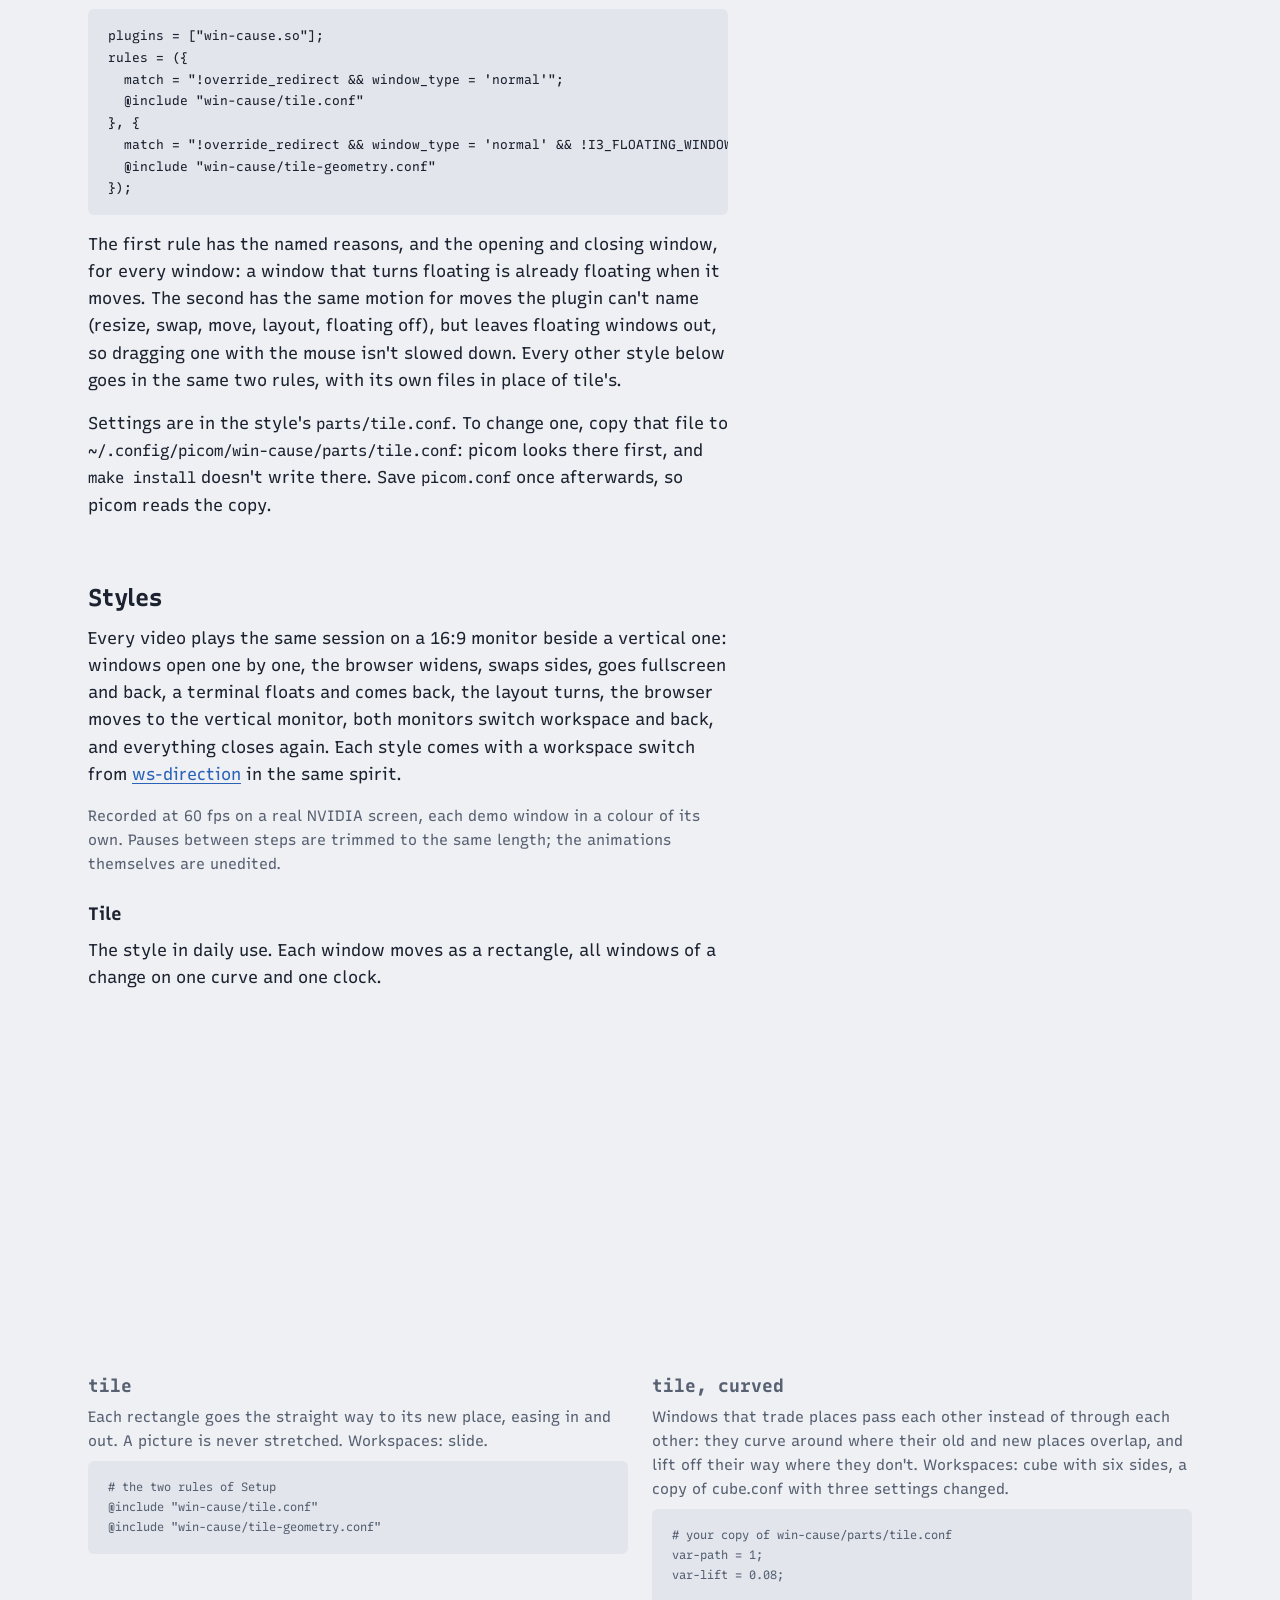
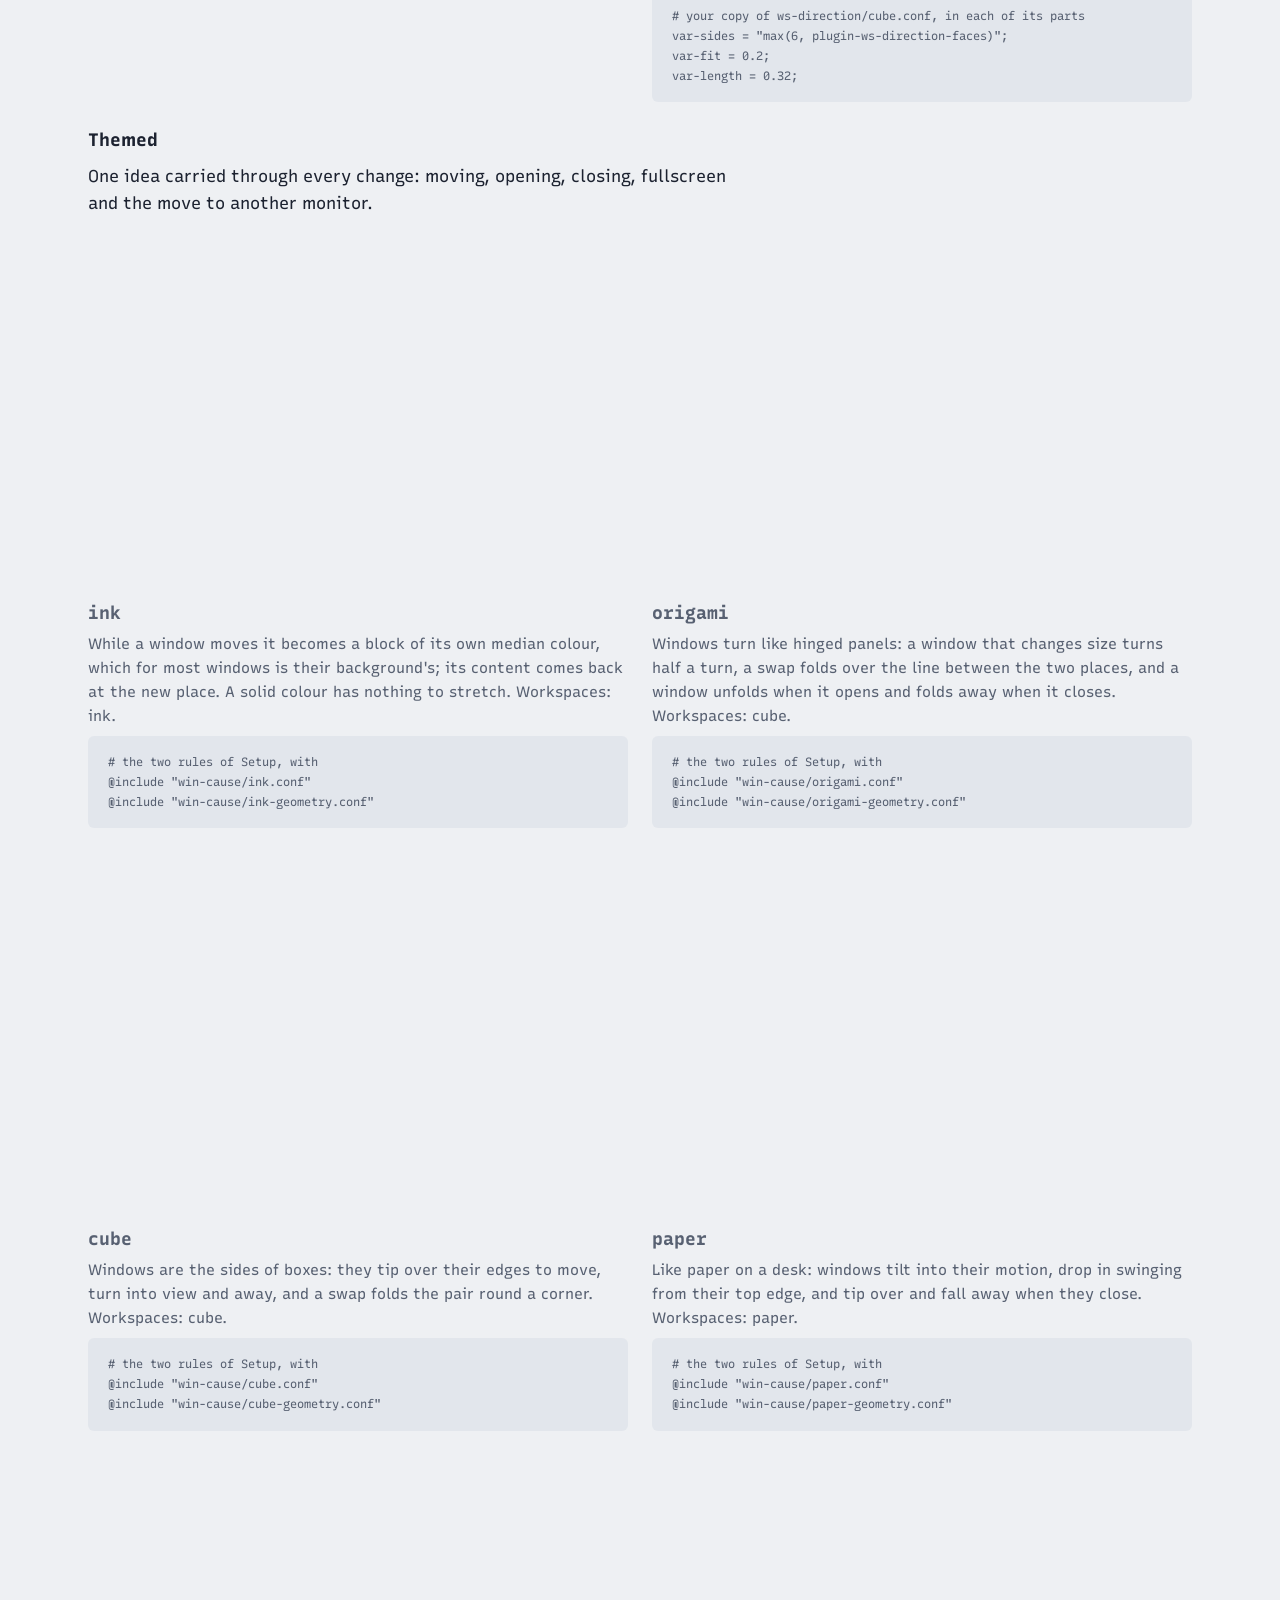
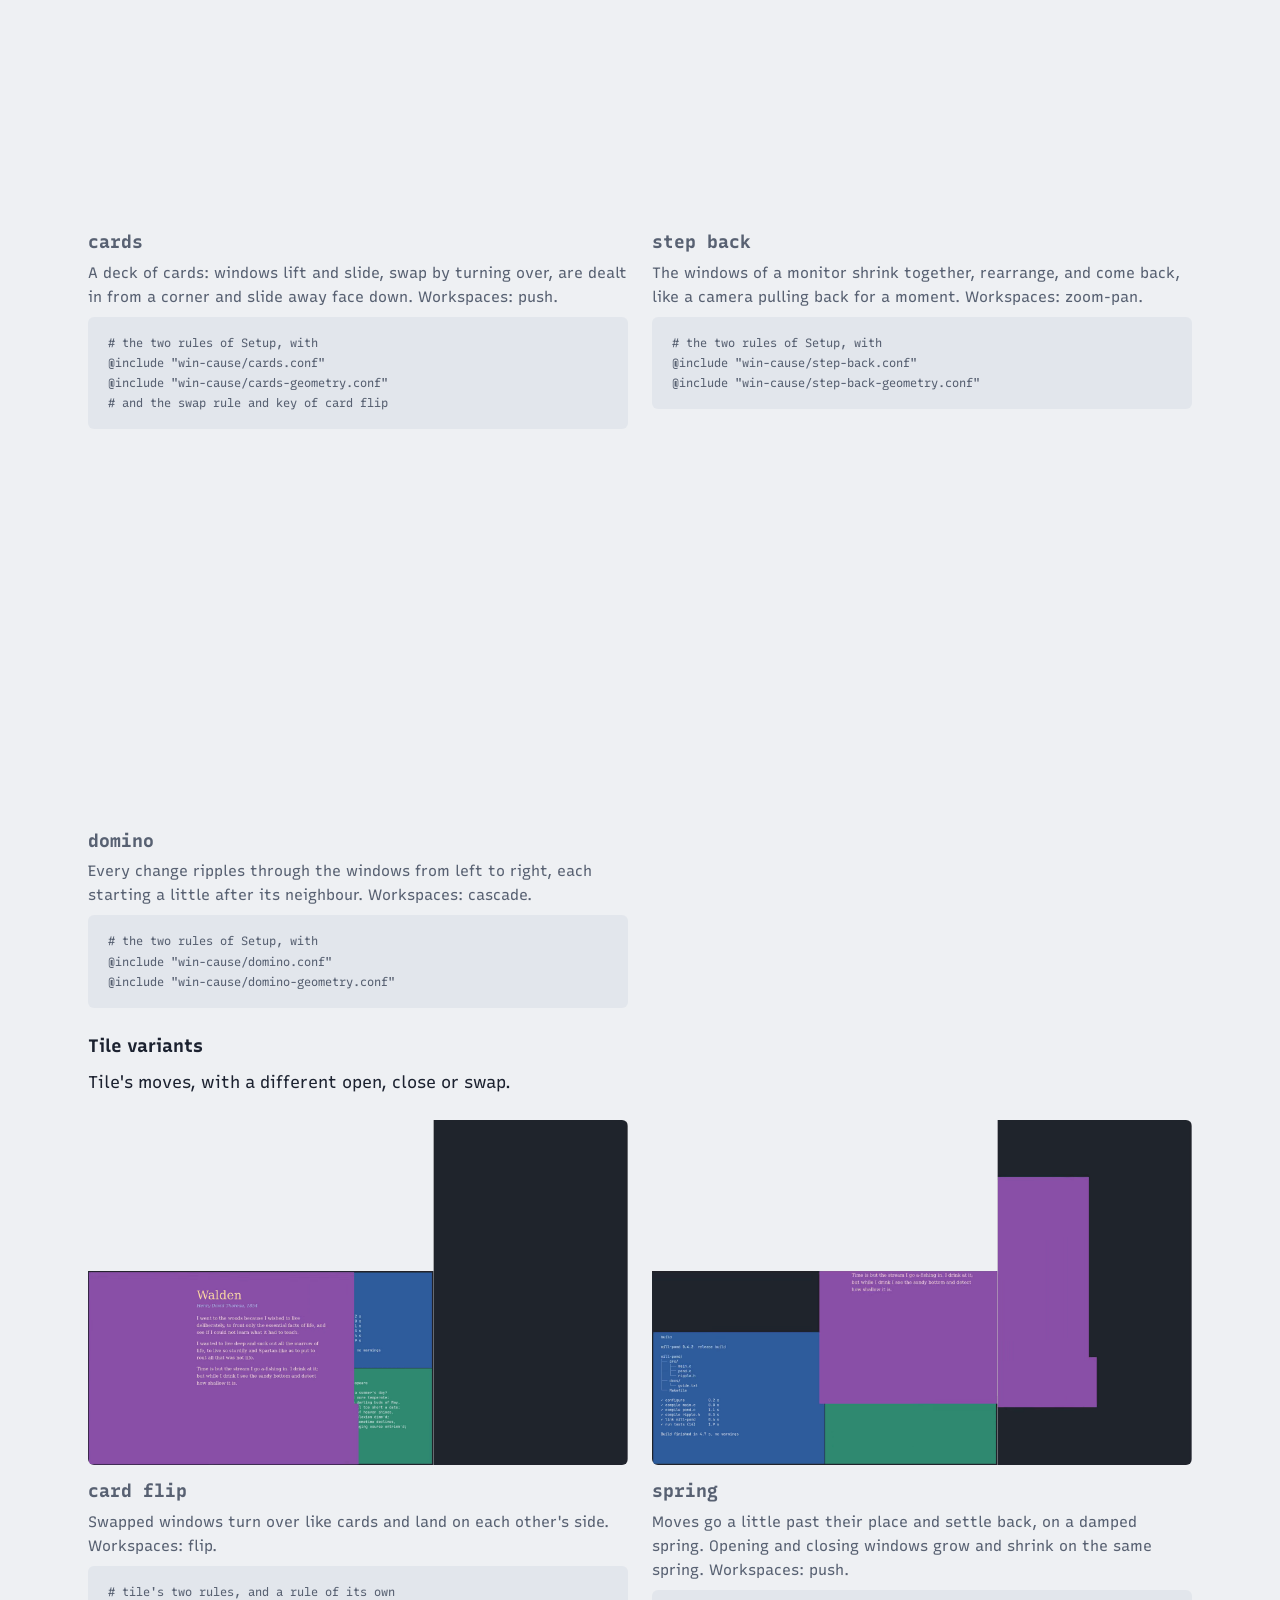
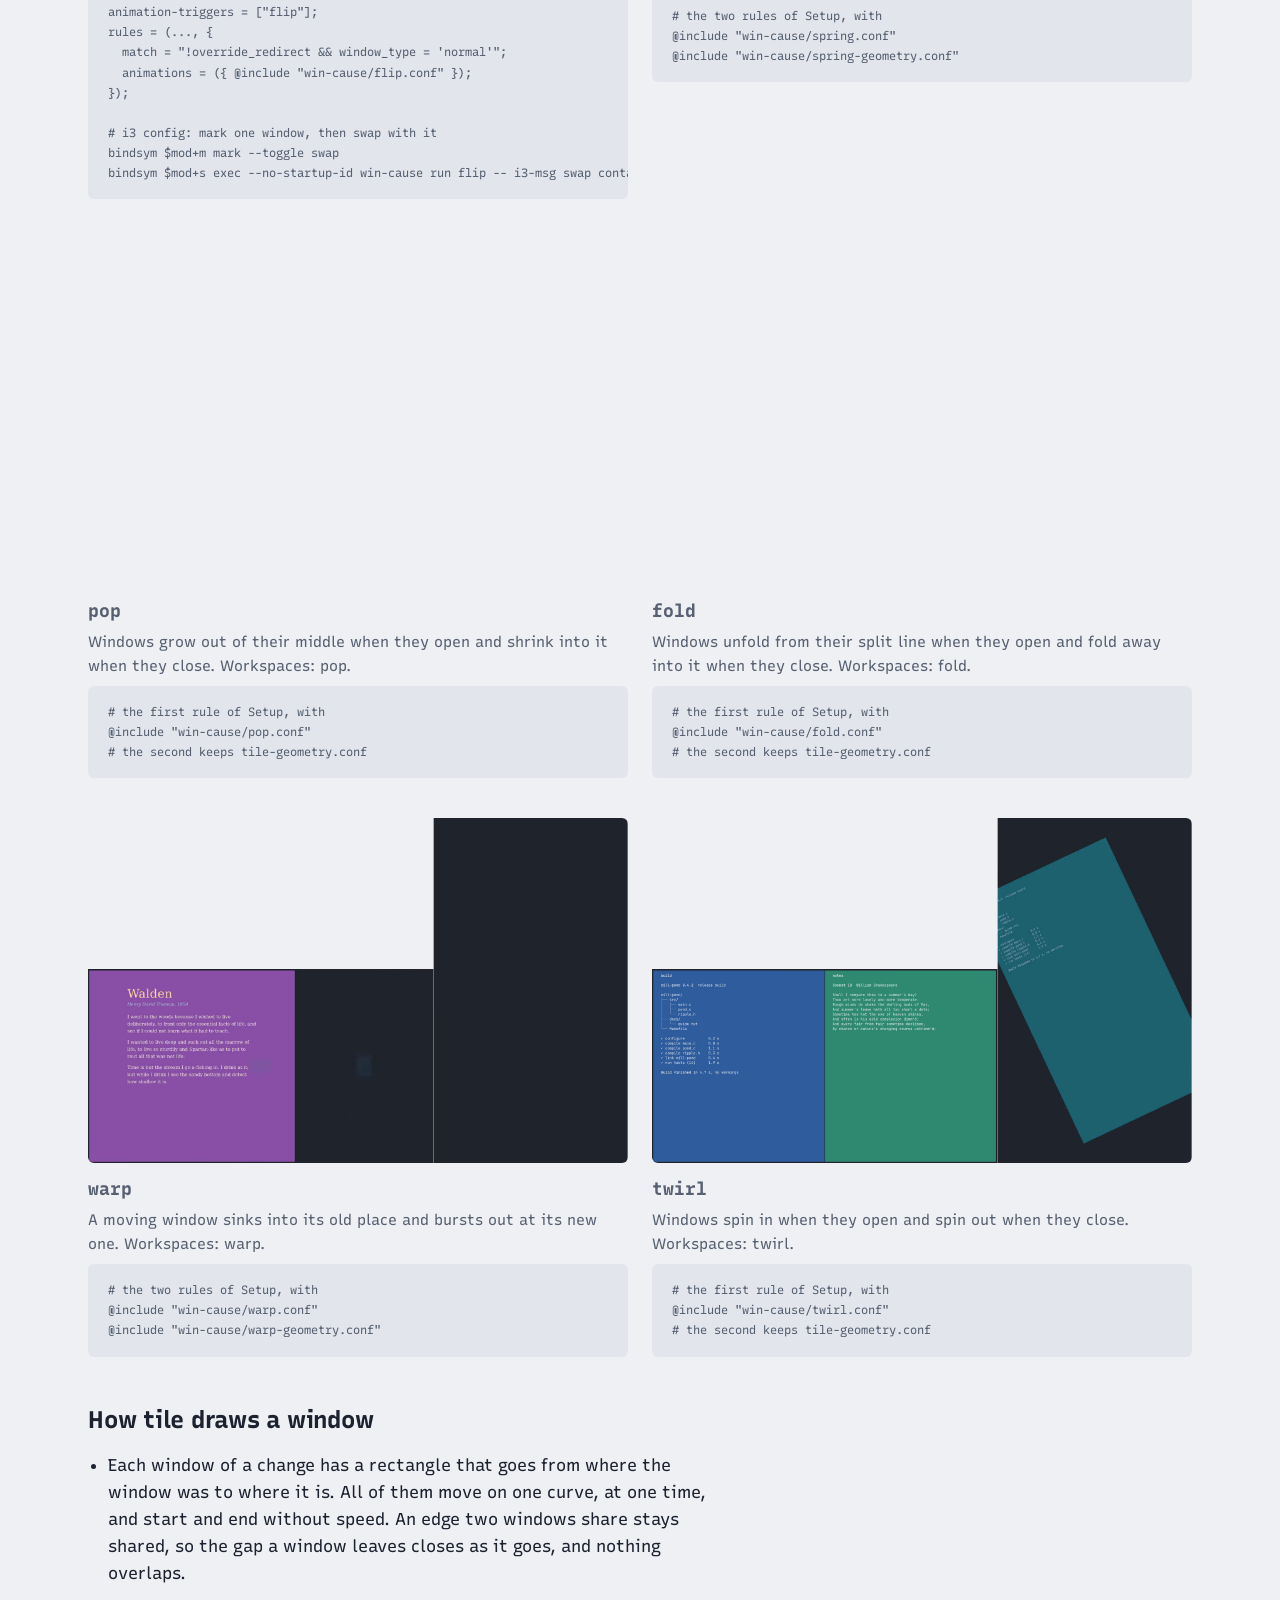
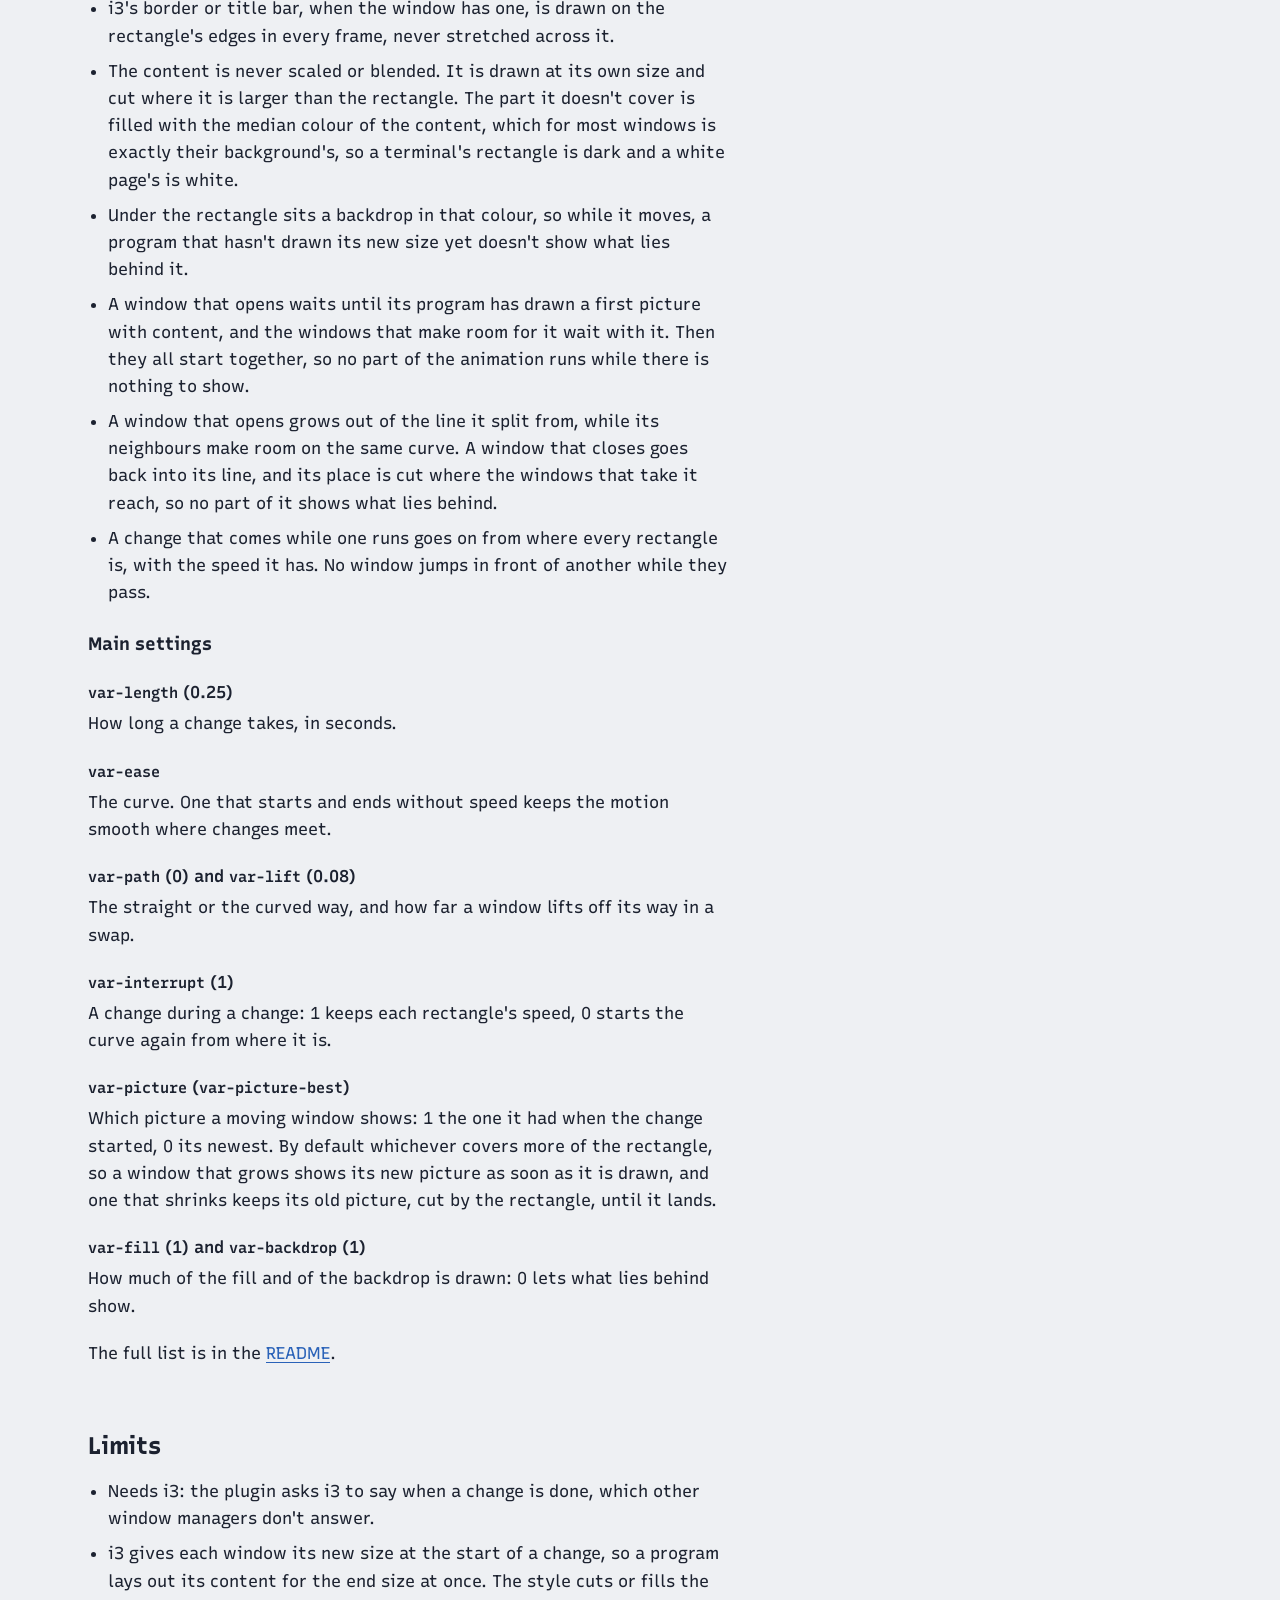
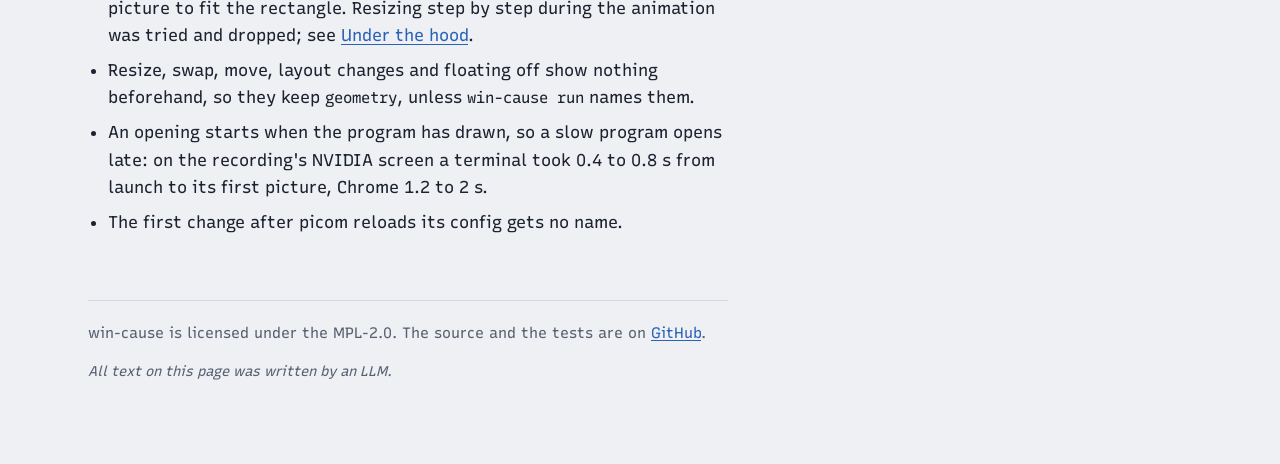
<file: windows.html>
<!doctype html>
<html lang="en">
<head>
<meta charset="utf-8">
<meta name="viewport" content="width=device-width, initial-scale=1">
<title>Window styles</title>
<meta name="description" content="win-cause: a picom plugin that tells animation scripts why an i3 window moved, with its window styles.">
<meta property="og:title" content="Window styles: win-cause">
<meta property="og:description" content="win-cause: a picom plugin that tells animation scripts why an i3 window moved, with its window styles.">
<meta property="og:image" content="https://jornc.github.io/picom-motion/media/windows/tile-curved.png">
<link rel="icon" href="data:,">
<link rel="preconnect" href="https://fonts.googleapis.com">
<link rel="preconnect" href="https://fonts.gstatic.com" crossorigin>
<link rel="stylesheet" href="https://fonts.googleapis.com/css2?family=Recursive:wght,MONO@300..900,0..1&amp;display=swap">
<link rel="stylesheet" href="assets/style.css">
<script src="assets/site.js" defer></script>
</head>
<body>
<nav class="bar" aria-label="Pages">
	<ol>
		<li><a href="index.html">1:picom-motion</a></li>
		<li><a href="workspaces.html">2:workspaces</a></li>
		<li><a href="windows.html" aria-current="page">3:windows</a></li>
		<li><a href="install.html">4:install</a></li>
		<li><a href="under-the-hood.html">5:under the hood</a></li>
		<li><a href="backlog.html">6:backlog</a></li>
	</ol>
	<a class="status mono" href="https://github.com/JornC/picom-win-cause-plugin">GitHub</a>
</nav>

<div class="page">
	<header class="text">
		<h1 class="mono">win-cause</h1>
		<p class="lede">A <a href="https://github.com/yshui/picom">picom</a> plugin that tells your animation scripts why a window moved, so each reason can have its own animation.</p>
		<p>Window animations are the hard part of this project. Only the window manager knows why a window moved, so this plugin talks to i3 directly, and works only with i3. And keeping each window's picture right while it moves took deeper machinery in picom: knowing when a program has drawn, waiting for a window's first picture, renaming moves, shows and hides, and holding animations so the windows of one change stay on one clock. That machinery lives in the picom fork. Much of it exists for one window manager's sake, so whether picom wants it is an open question. See <a href="under-the-hood.html#pictures">Under the hood</a>.</p>
		<p class="note">It needs i3 and the picom fork; see <a href="install.html">Install</a>. The source is on <a href="https://github.com/JornC/picom-win-cause-plugin">GitHub</a>. The code was written with LLMs, and much of it is rough; see <a href="index.html#note">a note before you read on</a> and <a href="backlog.html">the backlog</a>.</p>
	</header>

	<main>
		<section id="why" class="text">
			<h2>Why a window moved<a class="anchor" href="#why" aria-label="Link to this section">#</a></h2>
			<p>picom sees a window move, but not why. Under i3 a window moves because another one opened or closed, because it went fullscreen or floating, or because you resized, swapped or moved it. win-cause follows the X events picom reads, asks i3 to say when it is done, and gives the move a name. Your script for that name decides how it looks. A window with no script for a reason gets its usual <code>geometry</code> animation.</p>
			<dl>
				<dt><code>moved-by-open</code>, <code>moved-by-close</code></dt>
				<dd>Windows that moved because a new window appeared, or because one went away.</dd>
				<dt><code>moved-by-fullscreen</code>, <code>moved-by-float</code></dt>
				<dd>The window that went in or out of fullscreen; the window that became floating, and the windows that take its place.</dd>
				<dt><code>covered-by-fullscreen</code>, <code>uncovered-by-fullscreen</code></dt>
				<dd>The other windows on its workspace, which i3 hides while a window is fullscreen and shows again after. They don't go anywhere, so the styles keep them in place under the window that grows over them or turns back.</dd>
				<dt>Any name you choose</dt>
				<dd>For what i3 doesn't announce, a key binding names the reason: <code>win-cause run flip -- i3-msg swap container with mark swap</code>. Every window that command moves starts the trigger <code>flip</code>.</dd>
			</dl>
			<p>For a window that opens or closes, the plugin also tells the script where it splits from its neighbours, so it can grow out of that line and go back into it. picom itself stays neutral: it only sees trigger names. Neither i3 nor picom knows what a card flip is.</p>
		</section>

		<section id="setup" class="text">
			<h2>Setup<a class="anchor" href="#setup" aria-label="Link to this section">#</a></h2>
			<p>The tile styles go in two rules in <code>picom.conf</code>:</p>
<pre><code>plugins = ["win-cause.so"];
rules = ({
  match = "!override_redirect &amp;&amp; window_type = 'normal'";
  @include "win-cause/tile.conf"
}, {
  match = "!override_redirect &amp;&amp; window_type = 'normal' &amp;&amp; !I3_FLOATING_WINDOW@";
  @include "win-cause/tile-geometry.conf"
});</code></pre>
			<p>The first rule has the named reasons, and the opening and closing window, for every window: a window that turns floating is already floating when it moves. The second has the same motion for moves the plugin can't name (resize, swap, move, layout, floating off), but leaves floating windows out, so dragging one with the mouse isn't slowed down. Every other style below goes in the same two rules, with its own files in place of tile's.</p>
			<p>Settings are in the style's <code>parts/tile.conf</code>. To change one, copy that file to <code>~/.config/picom/win-cause/parts/tile.conf</code>: picom looks there first, and <code>make install</code> doesn't write there. Save <code>picom.conf</code> once afterwards, so picom reads the copy.</p>
		</section>

		<section id="styles">
			<div class="text">
				<h2>Styles<a class="anchor" href="#styles" aria-label="Link to this section">#</a></h2>
				<p>Every video plays the same session on a 16:9 monitor beside a vertical one: windows open one by one, the browser widens, swaps sides, goes fullscreen and back, a terminal floats and comes back, the layout turns, the browser moves to the vertical monitor, both monitors switch workspace and back, and everything closes again. Each style comes with a workspace switch from <a href="workspaces.html">ws-direction</a> in the same spirit.</p>
				<p class="note">Recorded at 60 fps on a real NVIDIA screen, each demo window in a colour of its own. Pauses between steps are trimmed to the same length; the animations themselves are unedited.</p>
			</div>
			<div class="text">
				<h3 id="styles-tile">Tile<a class="anchor" href="#styles-tile" aria-label="Link to this section">#</a></h3>
				<p>The style in daily use. Each window moves as a rectangle, all windows of a change on one curve and one clock.</p>
			</div>
			<div class="gallery wide">
				<figure id="style-tile-straight">
					<div class="frame demo" data-file="media/windows/tile-straight.webm">
						<video class="screen" muted loop playsinline preload="none" poster="media/windows/tile-straight.png" width="1720" height="1100" aria-label="The tile style">
							<source src="media/windows/tile-straight.webm" type="video/webm">
							<source src="media/windows/tile-straight.mp4" type="video/mp4">
						</video>
					</div>
					<figcaption>
						<h4 class="mono">tile<a class="anchor" href="#style-tile-straight" aria-label="Link to this section">#</a></h4>
						<p>Each rectangle goes the straight way to its new place, easing in and out. A picture is never stretched. Workspaces: slide.</p>
<pre><code># the two rules of Setup
@include "win-cause/tile.conf"
@include "win-cause/tile-geometry.conf"</code></pre>
					</figcaption>
				</figure>
				<figure id="style-tile-curved">
					<div class="frame demo" data-file="media/windows/tile-curved.webm">
						<video class="screen" muted loop playsinline preload="none" poster="media/windows/tile-curved.png" width="1720" height="1100" aria-label="The tile, curved style">
							<source src="media/windows/tile-curved.webm" type="video/webm">
							<source src="media/windows/tile-curved.mp4" type="video/mp4">
						</video>
					</div>
					<figcaption>
						<h4 class="mono">tile, curved<a class="anchor" href="#style-tile-curved" aria-label="Link to this section">#</a></h4>
						<p>Windows that trade places pass each other instead of through each other: they curve around where their old and new places overlap, and lift off their way where they don't. Workspaces: cube with six sides, a copy of cube.conf with three settings changed.</p>
<pre><code># your copy of win-cause/parts/tile.conf
var-path = 1;
var-lift = 0.08;

# your copy of ws-direction/cube.conf, in each of its parts
var-sides = "max(6, plugin-ws-direction-faces)";
var-fit = 0.2;
var-length = 0.32;</code></pre>
					</figcaption>
				</figure>
			</div>
			<div class="text">
				<h3 id="styles-themed">Themed<a class="anchor" href="#styles-themed" aria-label="Link to this section">#</a></h3>
				<p>One idea carried through every change: moving, opening, closing, fullscreen and the move to another monitor.</p>
			</div>
			<div class="gallery wide">
				<figure id="style-ink">
					<div class="frame demo" data-file="media/windows/ink.webm">
						<video class="screen" muted loop playsinline preload="none" poster="media/windows/ink.png" width="1720" height="1100" aria-label="The ink style">
							<source src="media/windows/ink.webm" type="video/webm">
							<source src="media/windows/ink.mp4" type="video/mp4">
						</video>
					</div>
					<figcaption>
						<h4 class="mono">ink<a class="anchor" href="#style-ink" aria-label="Link to this section">#</a></h4>
						<p>While a window moves it becomes a block of its own median colour, which for most windows is their background's; its content comes back at the new place. A solid colour has nothing to stretch. Workspaces: ink.</p>
<pre><code># the two rules of Setup, with
@include "win-cause/ink.conf"
@include "win-cause/ink-geometry.conf"</code></pre>
					</figcaption>
				</figure>
				<figure id="style-origami">
					<div class="frame demo" data-file="media/windows/origami.webm">
						<video class="screen" muted loop playsinline preload="none" poster="media/windows/origami.png" width="1720" height="1100" aria-label="The origami style">
							<source src="media/windows/origami.webm" type="video/webm">
							<source src="media/windows/origami.mp4" type="video/mp4">
						</video>
					</div>
					<figcaption>
						<h4 class="mono">origami<a class="anchor" href="#style-origami" aria-label="Link to this section">#</a></h4>
						<p>Windows turn like hinged panels: a window that changes size turns half a turn, a swap folds over the line between the two places, and a window unfolds when it opens and folds away when it closes. Workspaces: cube.</p>
<pre><code># the two rules of Setup, with
@include "win-cause/origami.conf"
@include "win-cause/origami-geometry.conf"</code></pre>
					</figcaption>
				</figure>
				<figure id="style-cube">
					<div class="frame demo" data-file="media/windows/cube.webm">
						<video class="screen" muted loop playsinline preload="none" poster="media/windows/cube.png" width="1720" height="1100" aria-label="The cube style">
							<source src="media/windows/cube.webm" type="video/webm">
							<source src="media/windows/cube.mp4" type="video/mp4">
						</video>
					</div>
					<figcaption>
						<h4 class="mono">cube<a class="anchor" href="#style-cube" aria-label="Link to this section">#</a></h4>
						<p>Windows are the sides of boxes: they tip over their edges to move, turn into view and away, and a swap folds the pair round a corner. Workspaces: cube.</p>
<pre><code># the two rules of Setup, with
@include "win-cause/cube.conf"
@include "win-cause/cube-geometry.conf"</code></pre>
					</figcaption>
				</figure>
				<figure id="style-paper">
					<div class="frame demo" data-file="media/windows/paper.webm">
						<video class="screen" muted loop playsinline preload="none" poster="media/windows/paper.png" width="1720" height="1100" aria-label="The paper style">
							<source src="media/windows/paper.webm" type="video/webm">
							<source src="media/windows/paper.mp4" type="video/mp4">
						</video>
					</div>
					<figcaption>
						<h4 class="mono">paper<a class="anchor" href="#style-paper" aria-label="Link to this section">#</a></h4>
						<p>Like paper on a desk: windows tilt into their motion, drop in swinging from their top edge, and tip over and fall away when they close. Workspaces: paper.</p>
<pre><code># the two rules of Setup, with
@include "win-cause/paper.conf"
@include "win-cause/paper-geometry.conf"</code></pre>
					</figcaption>
				</figure>
				<figure id="style-cards">
					<div class="frame demo" data-file="media/windows/cards.webm">
						<video class="screen" muted loop playsinline preload="none" poster="media/windows/cards.png" width="1720" height="1100" aria-label="The cards style">
							<source src="media/windows/cards.webm" type="video/webm">
							<source src="media/windows/cards.mp4" type="video/mp4">
						</video>
					</div>
					<figcaption>
						<h4 class="mono">cards<a class="anchor" href="#style-cards" aria-label="Link to this section">#</a></h4>
						<p>A deck of cards: windows lift and slide, swap by turning over, are dealt in from a corner and slide away face down. Workspaces: push.</p>
<pre><code># the two rules of Setup, with
@include "win-cause/cards.conf"
@include "win-cause/cards-geometry.conf"
# and the swap rule and key of card flip</code></pre>
					</figcaption>
				</figure>
				<figure id="style-step-back">
					<div class="frame demo" data-file="media/windows/step-back.webm">
						<video class="screen" muted loop playsinline preload="none" poster="media/windows/step-back.png" width="1720" height="1100" aria-label="The step back style">
							<source src="media/windows/step-back.webm" type="video/webm">
							<source src="media/windows/step-back.mp4" type="video/mp4">
						</video>
					</div>
					<figcaption>
						<h4 class="mono">step back<a class="anchor" href="#style-step-back" aria-label="Link to this section">#</a></h4>
						<p>The windows of a monitor shrink together, rearrange, and come back, like a camera pulling back for a moment. Workspaces: zoom-pan.</p>
<pre><code># the two rules of Setup, with
@include "win-cause/step-back.conf"
@include "win-cause/step-back-geometry.conf"</code></pre>
					</figcaption>
				</figure>
				<figure id="style-domino">
					<div class="frame demo" data-file="media/windows/domino.webm">
						<video class="screen" muted loop playsinline preload="none" poster="media/windows/domino.png" width="1720" height="1100" aria-label="The domino style">
							<source src="media/windows/domino.webm" type="video/webm">
							<source src="media/windows/domino.mp4" type="video/mp4">
						</video>
					</div>
					<figcaption>
						<h4 class="mono">domino<a class="anchor" href="#style-domino" aria-label="Link to this section">#</a></h4>
						<p>Every change ripples through the windows from left to right, each starting a little after its neighbour. Workspaces: cascade.</p>
<pre><code># the two rules of Setup, with
@include "win-cause/domino.conf"
@include "win-cause/domino-geometry.conf"</code></pre>
					</figcaption>
				</figure>
			</div>
			<div class="text">
				<h3 id="styles-tile-variants">Tile variants<a class="anchor" href="#styles-tile-variants" aria-label="Link to this section">#</a></h3>
				<p>Tile's moves, with a different open, close or swap.</p>
			</div>
			<div class="gallery wide">
				<figure id="style-flip">
					<div class="frame demo" data-file="media/windows/flip.webm">
						<video class="screen" muted loop playsinline preload="none" poster="media/windows/flip.png" width="1720" height="1100" aria-label="The card flip style">
							<source src="media/windows/flip.webm" type="video/webm">
							<source src="media/windows/flip.mp4" type="video/mp4">
						</video>
					</div>
					<figcaption>
						<h4 class="mono">card flip<a class="anchor" href="#style-flip" aria-label="Link to this section">#</a></h4>
						<p>Swapped windows turn over like cards and land on each other's side. Workspaces: flip.</p>
<pre><code># tile's two rules, and a rule of its own
animation-triggers = ["flip"];
rules = (..., {
  match = "!override_redirect &amp;&amp; window_type = 'normal'";
  animations = ({ @include "win-cause/flip.conf" });
});

# i3 config: mark one window, then swap with it
bindsym $mod+m mark --toggle swap
bindsym $mod+s exec --no-startup-id win-cause run flip -- i3-msg swap container with mark swap</code></pre>
					</figcaption>
				</figure>
				<figure id="style-spring">
					<div class="frame demo" data-file="media/windows/spring.webm">
						<video class="screen" muted loop playsinline preload="none" poster="media/windows/spring.png" width="1720" height="1100" aria-label="The spring style">
							<source src="media/windows/spring.webm" type="video/webm">
							<source src="media/windows/spring.mp4" type="video/mp4">
						</video>
					</div>
					<figcaption>
						<h4 class="mono">spring<a class="anchor" href="#style-spring" aria-label="Link to this section">#</a></h4>
						<p>Moves go a little past their place and settle back, on a damped spring. Opening and closing windows grow and shrink on the same spring. Workspaces: push.</p>
<pre><code># the two rules of Setup, with
@include "win-cause/spring.conf"
@include "win-cause/spring-geometry.conf"</code></pre>
					</figcaption>
				</figure>
				<figure id="style-pop">
					<div class="frame demo" data-file="media/windows/pop.webm">
						<video class="screen" muted loop playsinline preload="none" poster="media/windows/pop.png" width="1720" height="1100" aria-label="The pop style">
							<source src="media/windows/pop.webm" type="video/webm">
							<source src="media/windows/pop.mp4" type="video/mp4">
						</video>
					</div>
					<figcaption>
						<h4 class="mono">pop<a class="anchor" href="#style-pop" aria-label="Link to this section">#</a></h4>
						<p>Windows grow out of their middle when they open and shrink into it when they close. Workspaces: pop.</p>
<pre><code># the first rule of Setup, with
@include "win-cause/pop.conf"
# the second keeps tile-geometry.conf</code></pre>
					</figcaption>
				</figure>
				<figure id="style-fold">
					<div class="frame demo" data-file="media/windows/fold.webm">
						<video class="screen" muted loop playsinline preload="none" poster="media/windows/fold.png" width="1720" height="1100" aria-label="The fold style">
							<source src="media/windows/fold.webm" type="video/webm">
							<source src="media/windows/fold.mp4" type="video/mp4">
						</video>
					</div>
					<figcaption>
						<h4 class="mono">fold<a class="anchor" href="#style-fold" aria-label="Link to this section">#</a></h4>
						<p>Windows unfold from their split line when they open and fold away into it when they close. Workspaces: fold.</p>
<pre><code># the first rule of Setup, with
@include "win-cause/fold.conf"
# the second keeps tile-geometry.conf</code></pre>
					</figcaption>
				</figure>
				<figure id="style-warp">
					<div class="frame demo" data-file="media/windows/warp.webm">
						<video class="screen" muted loop playsinline preload="none" poster="media/windows/warp.png" width="1720" height="1100" aria-label="The warp style">
							<source src="media/windows/warp.webm" type="video/webm">
							<source src="media/windows/warp.mp4" type="video/mp4">
						</video>
					</div>
					<figcaption>
						<h4 class="mono">warp<a class="anchor" href="#style-warp" aria-label="Link to this section">#</a></h4>
						<p>A moving window sinks into its old place and bursts out at its new one. Workspaces: warp.</p>
<pre><code># the two rules of Setup, with
@include "win-cause/warp.conf"
@include "win-cause/warp-geometry.conf"</code></pre>
					</figcaption>
				</figure>
				<figure id="style-twirl">
					<div class="frame demo" data-file="media/windows/twirl.webm">
						<video class="screen" muted loop playsinline preload="none" poster="media/windows/twirl.png" width="1720" height="1100" aria-label="The twirl style">
							<source src="media/windows/twirl.webm" type="video/webm">
							<source src="media/windows/twirl.mp4" type="video/mp4">
						</video>
					</div>
					<figcaption>
						<h4 class="mono">twirl<a class="anchor" href="#style-twirl" aria-label="Link to this section">#</a></h4>
						<p>Windows spin in when they open and spin out when they close. Workspaces: twirl.</p>
<pre><code># the first rule of Setup, with
@include "win-cause/twirl.conf"
# the second keeps tile-geometry.conf</code></pre>
					</figcaption>
				</figure>
			</div>
		</section>

		<section id="tile" class="text">
			<h2>How tile draws a window<a class="anchor" href="#tile" aria-label="Link to this section">#</a></h2>
			<ul>
				<li>Each window of a change has a rectangle that goes from where the window was to where it is. All of them move on one curve, at one time, and start and end without speed. An edge two windows share stays shared, so the gap a window leaves closes as it goes, and nothing overlaps.</li>
				<li>i3's border or title bar, when the window has one, is drawn on the rectangle's edges in every frame, never stretched across it.</li>
				<li>The content is never scaled or blended. It is drawn at its own size and cut where it is larger than the rectangle. The part it doesn't cover is filled with the median colour of the content, which for most windows is exactly their background's, so a terminal's rectangle is dark and a white page's is white.</li>
				<li>Under the rectangle sits a backdrop in that colour, so while it moves, a program that hasn't drawn its new size yet doesn't show what lies behind it.</li>
				<li>A window that opens waits until its program has drawn a first picture with content, and the windows that make room for it wait with it. Then they all start together, so no part of the animation runs while there is nothing to show.</li>
				<li>A window that opens grows out of the line it split from, while its neighbours make room on the same curve. A window that closes goes back into its line, and its place is cut where the windows that take it reach, so no part of it shows what lies behind.</li>
				<li>A change that comes while one runs goes on from where every rectangle is, with the speed it has. No window jumps in front of another while they pass.</li>
			</ul>
			<h3 id="main-settings">Main settings<a class="anchor" href="#main-settings" aria-label="Link to this section">#</a></h3>
			<dl>
				<dt><code>var-length</code> (0.25)</dt>
				<dd>How long a change takes, in seconds.</dd>
				<dt><code>var-ease</code></dt>
				<dd>The curve. One that starts and ends without speed keeps the motion smooth where changes meet.</dd>
				<dt><code>var-path</code> (0) and <code>var-lift</code> (0.08)</dt>
				<dd>The straight or the curved way, and how far a window lifts off its way in a swap.</dd>
				<dt><code>var-interrupt</code> (1)</dt>
				<dd>A change during a change: 1 keeps each rectangle's speed, 0 starts the curve again from where it is.</dd>
				<dt><code>var-picture</code> (<code>var-picture-best</code>)</dt>
				<dd>Which picture a moving window shows: 1 the one it had when the change started, 0 its newest. By default whichever covers more of the rectangle, so a window that grows shows its new picture as soon as it is drawn, and one that shrinks keeps its old picture, cut by the rectangle, until it lands.</dd>
				<dt><code>var-fill</code> (1) and <code>var-backdrop</code> (1)</dt>
				<dd>How much of the fill and of the backdrop is drawn: 0 lets what lies behind show.</dd>
			</dl>
			<p>The full list is in the <a href="https://github.com/JornC/picom-win-cause-plugin#readme">README</a>.</p>
		</section>

		<section id="limits" class="text">
			<h2>Limits<a class="anchor" href="#limits" aria-label="Link to this section">#</a></h2>
			<ul>
				<li>Needs i3: the plugin asks i3 to say when a change is done, which other window managers don't answer.</li>
				<li>i3 gives each window its new size at the start of a change, so a program lays out its content for the end size at once. The style cuts or fills the picture to fit the rectangle. Resizing step by step during the animation was tried and dropped; see <a href="under-the-hood.html#dropped">Under the hood</a>.</li>
				<li>Resize, swap, move, layout changes and floating off show nothing beforehand, so they keep <code>geometry</code>, unless <code>win-cause run</code> names them.</li>
				<li>An opening starts when the program has drawn, so a slow program opens late: on the recording's NVIDIA screen a terminal took 0.4 to 0.8 s from launch to its first picture, Chrome 1.2 to 2 s.</li>
				<li>The first change after picom reloads its config gets no name.</li>
			</ul>
		</section>
	</main>

	<footer class="text">
		<p>win-cause is licensed under the MPL-2.0. The source and the tests are on <a href="https://github.com/JornC/picom-win-cause-plugin">GitHub</a>.</p>
		<p class="llm-note"><em>All text on this page was written by an LLM.</em></p>
	</footer>
</div>
</body>
</html>
</file>
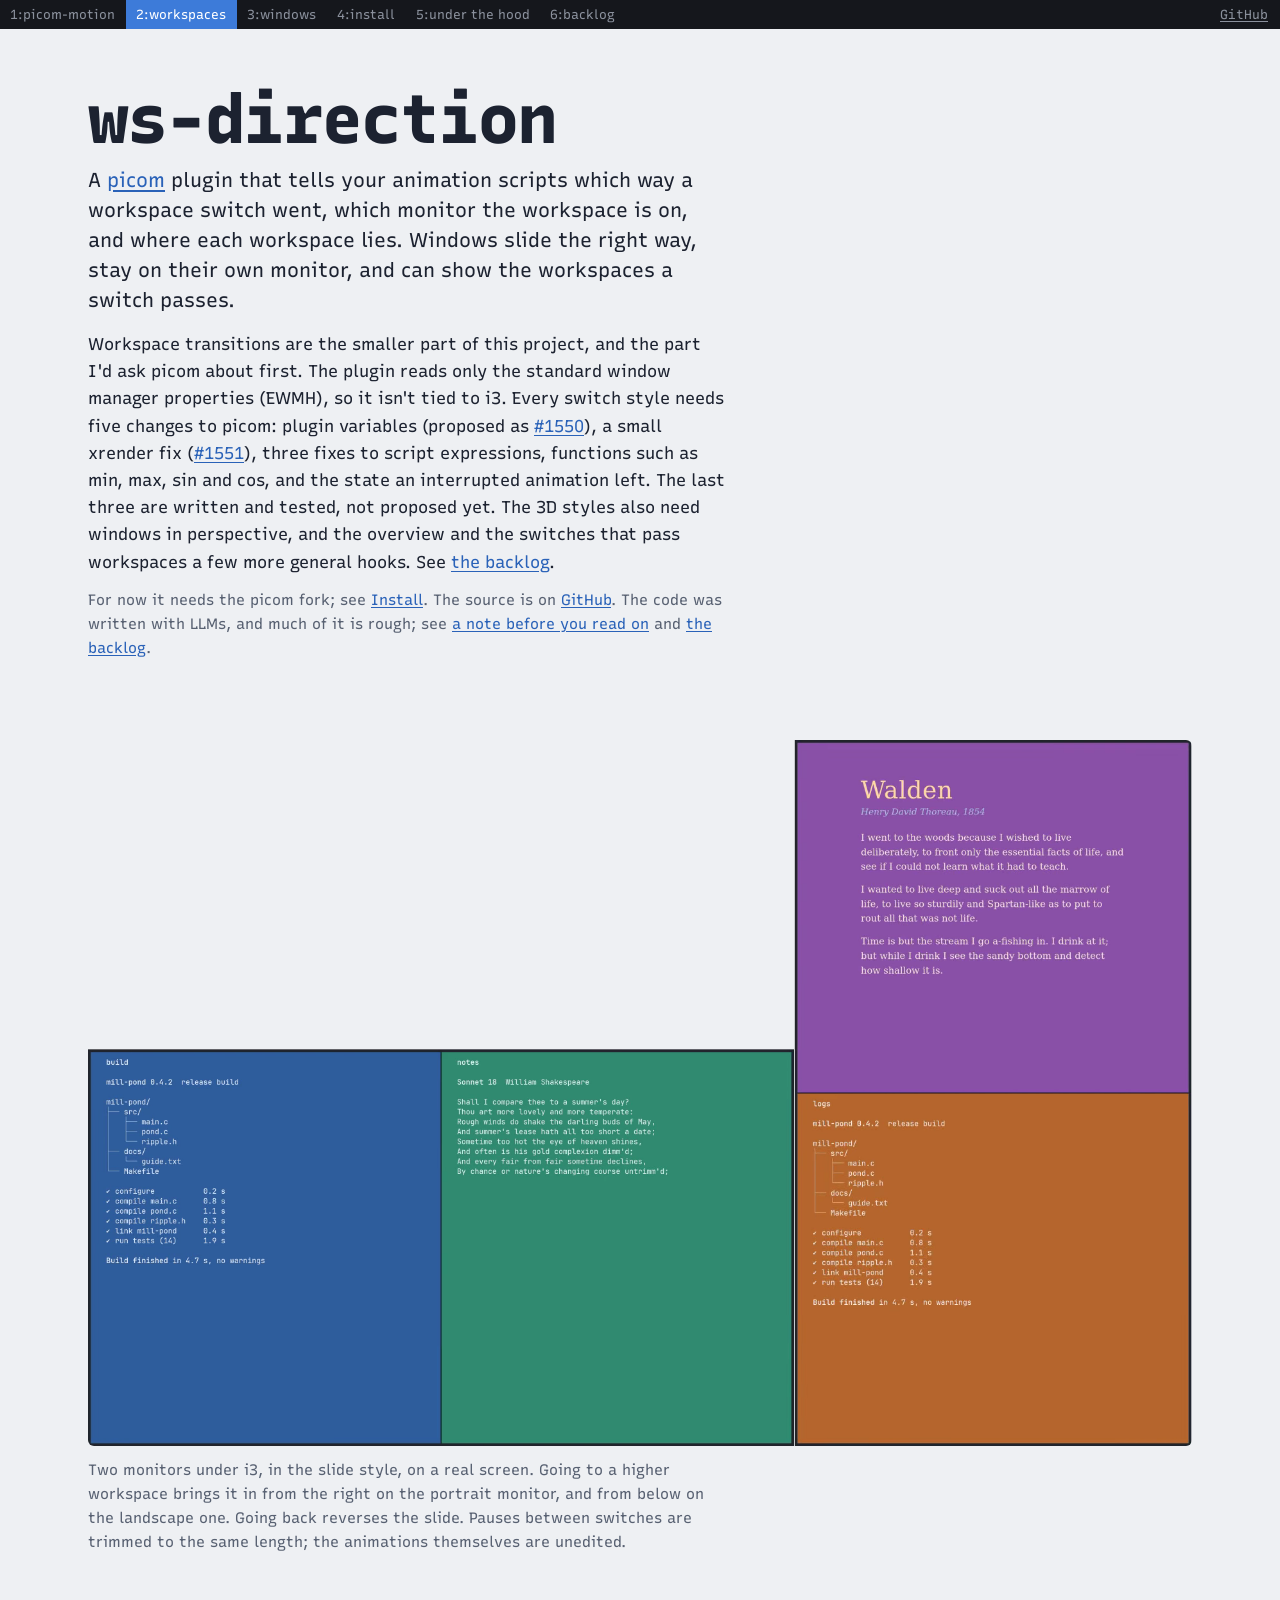
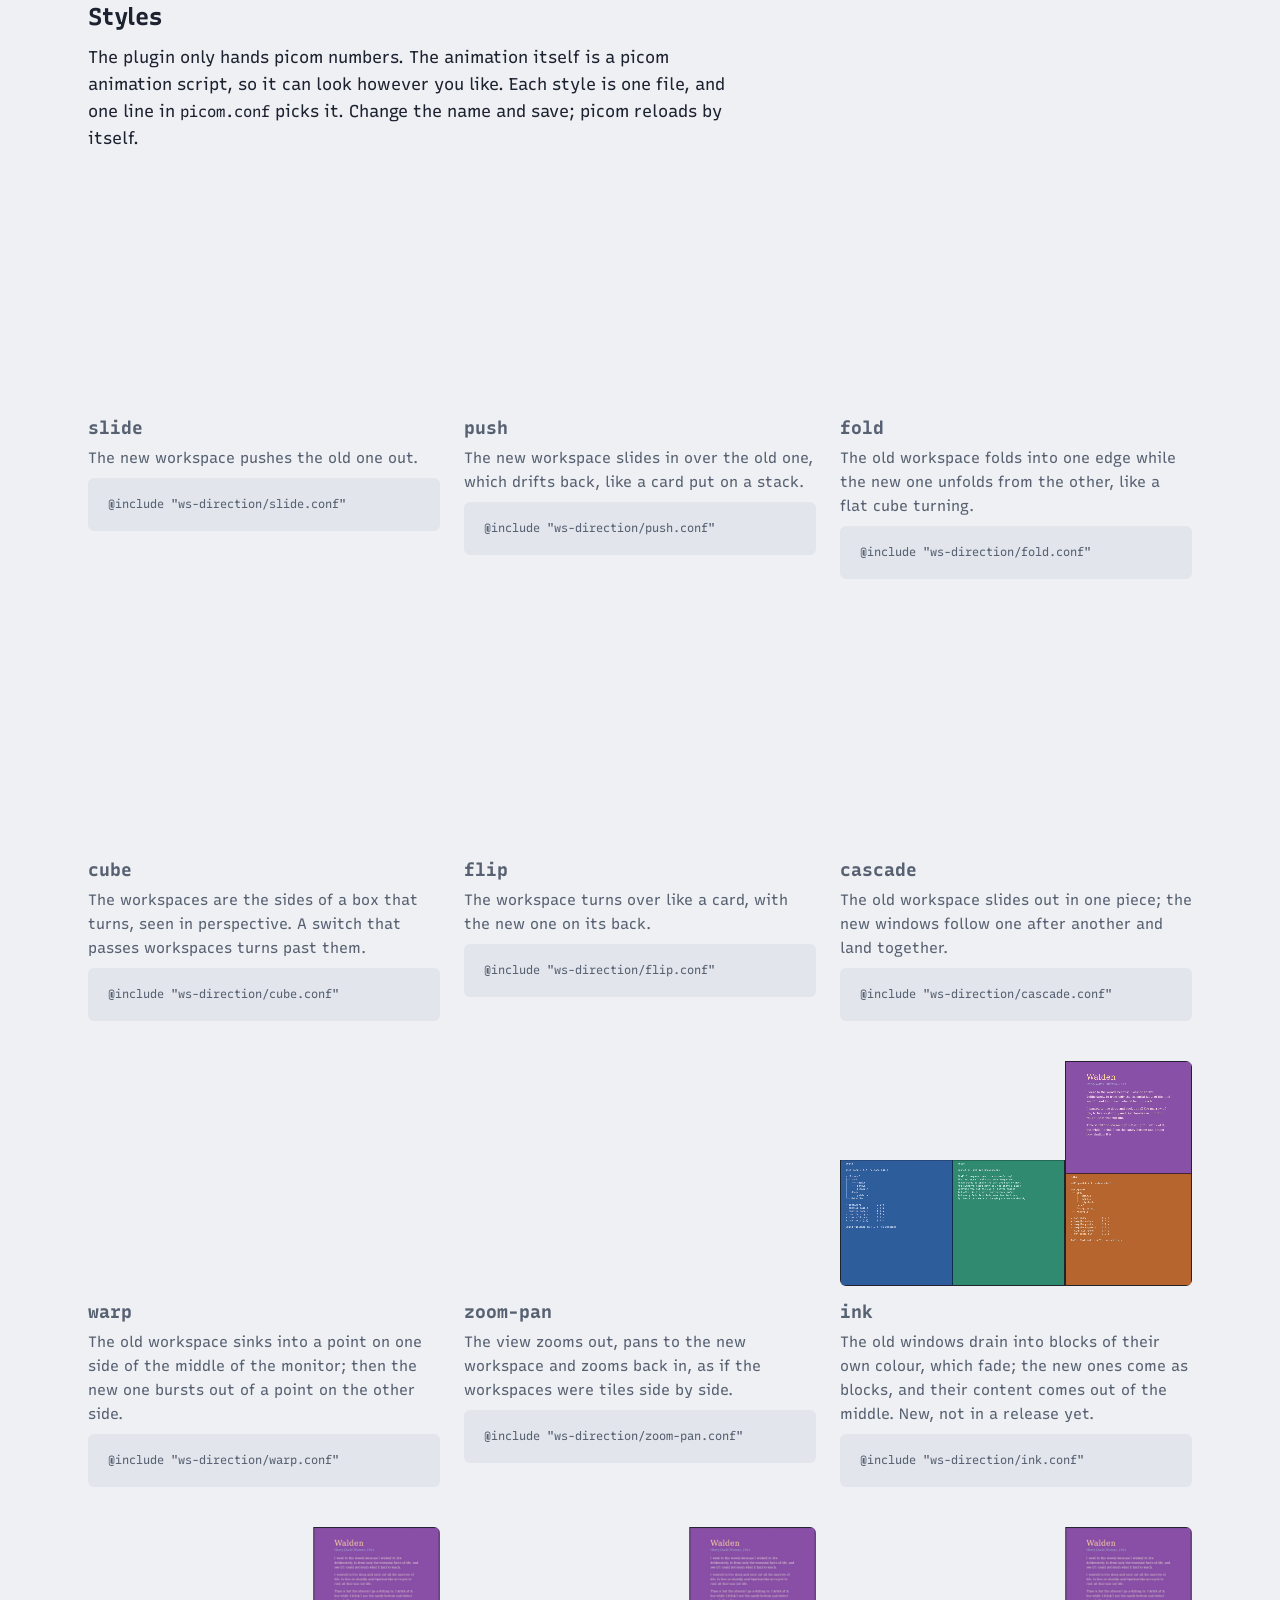
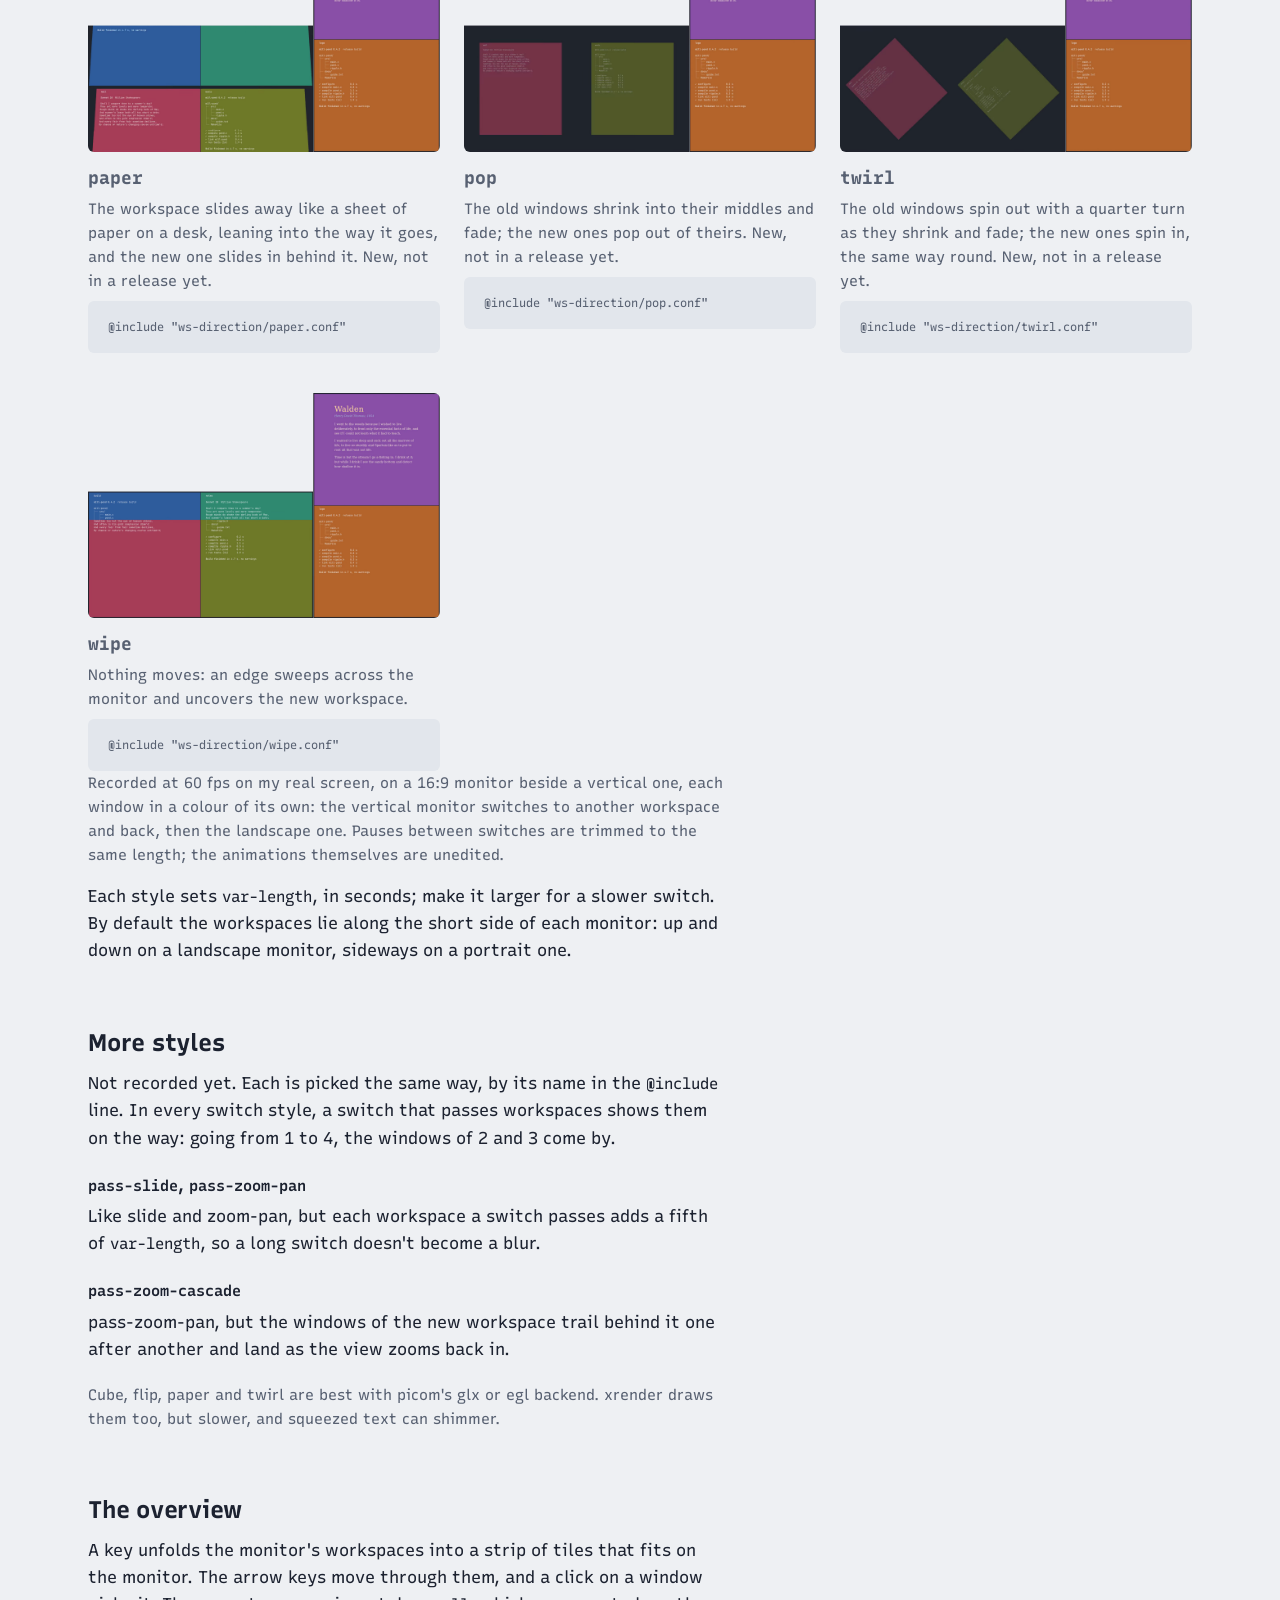
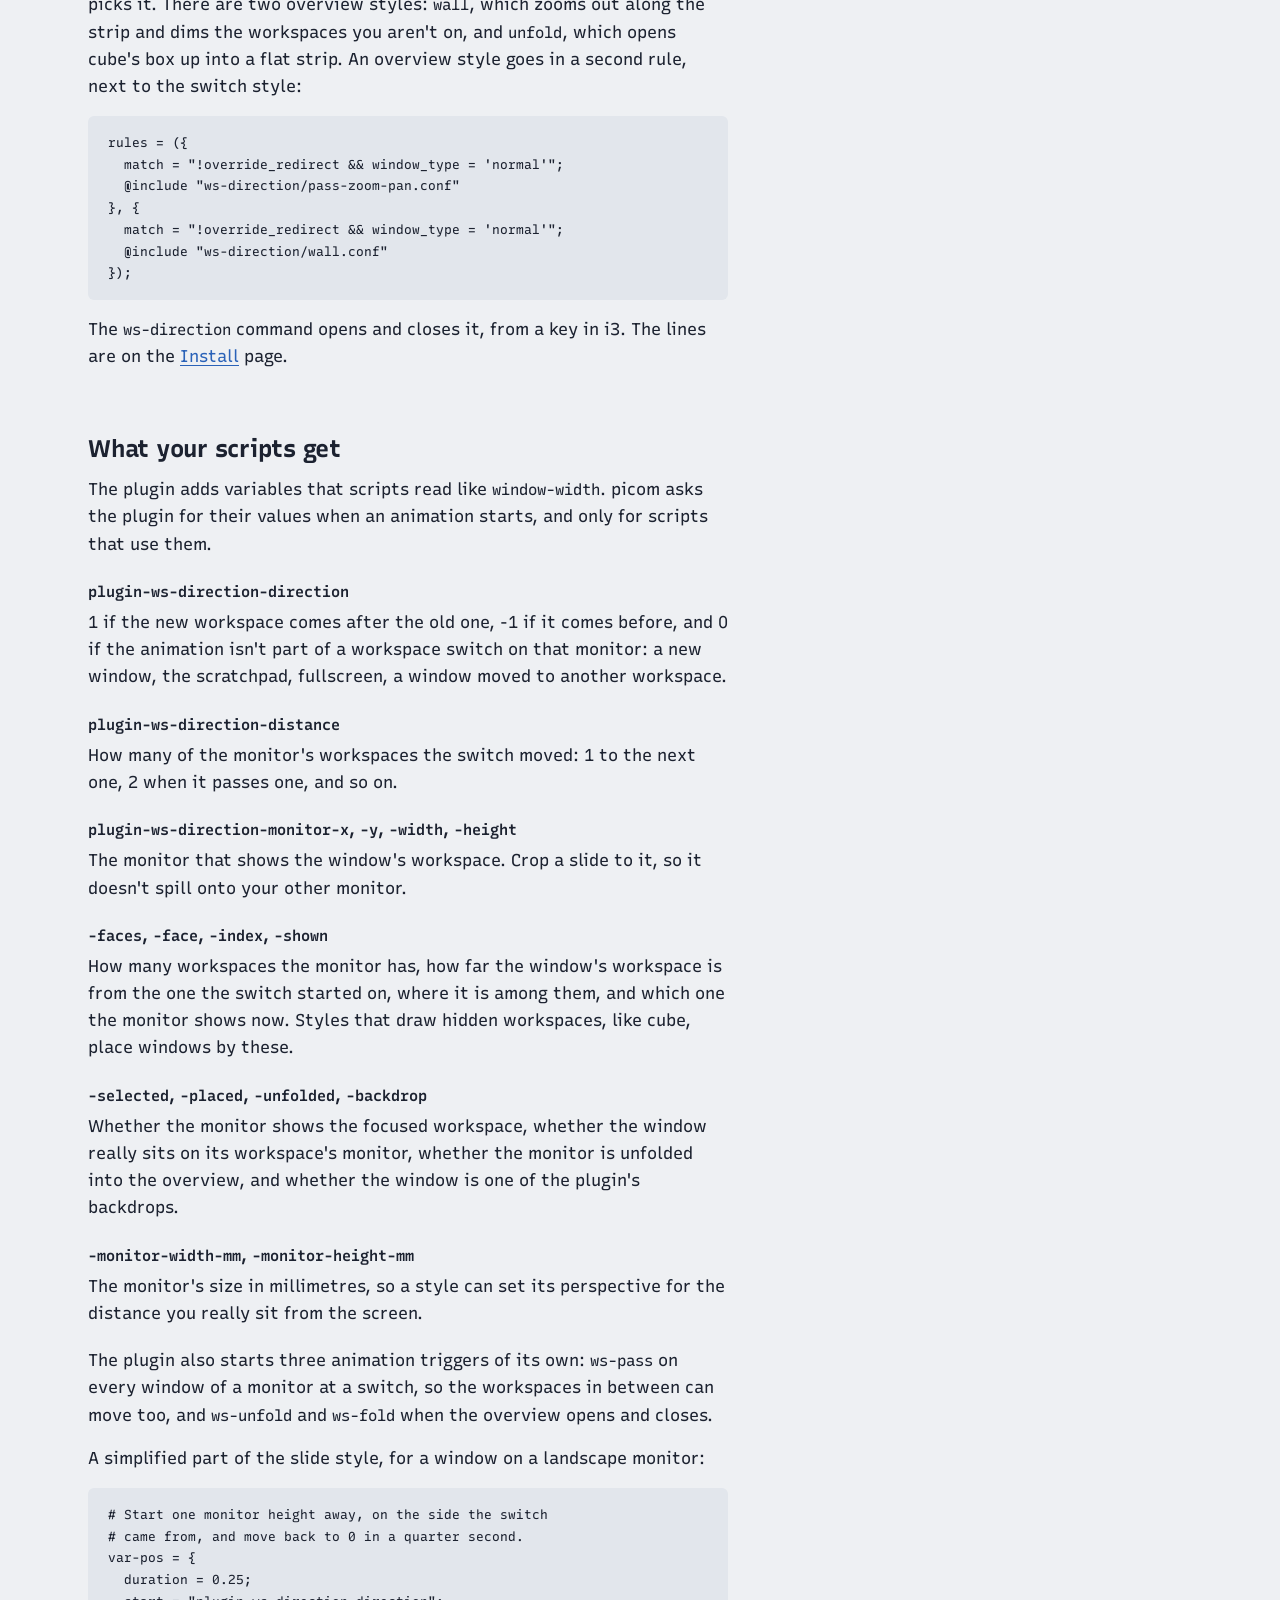
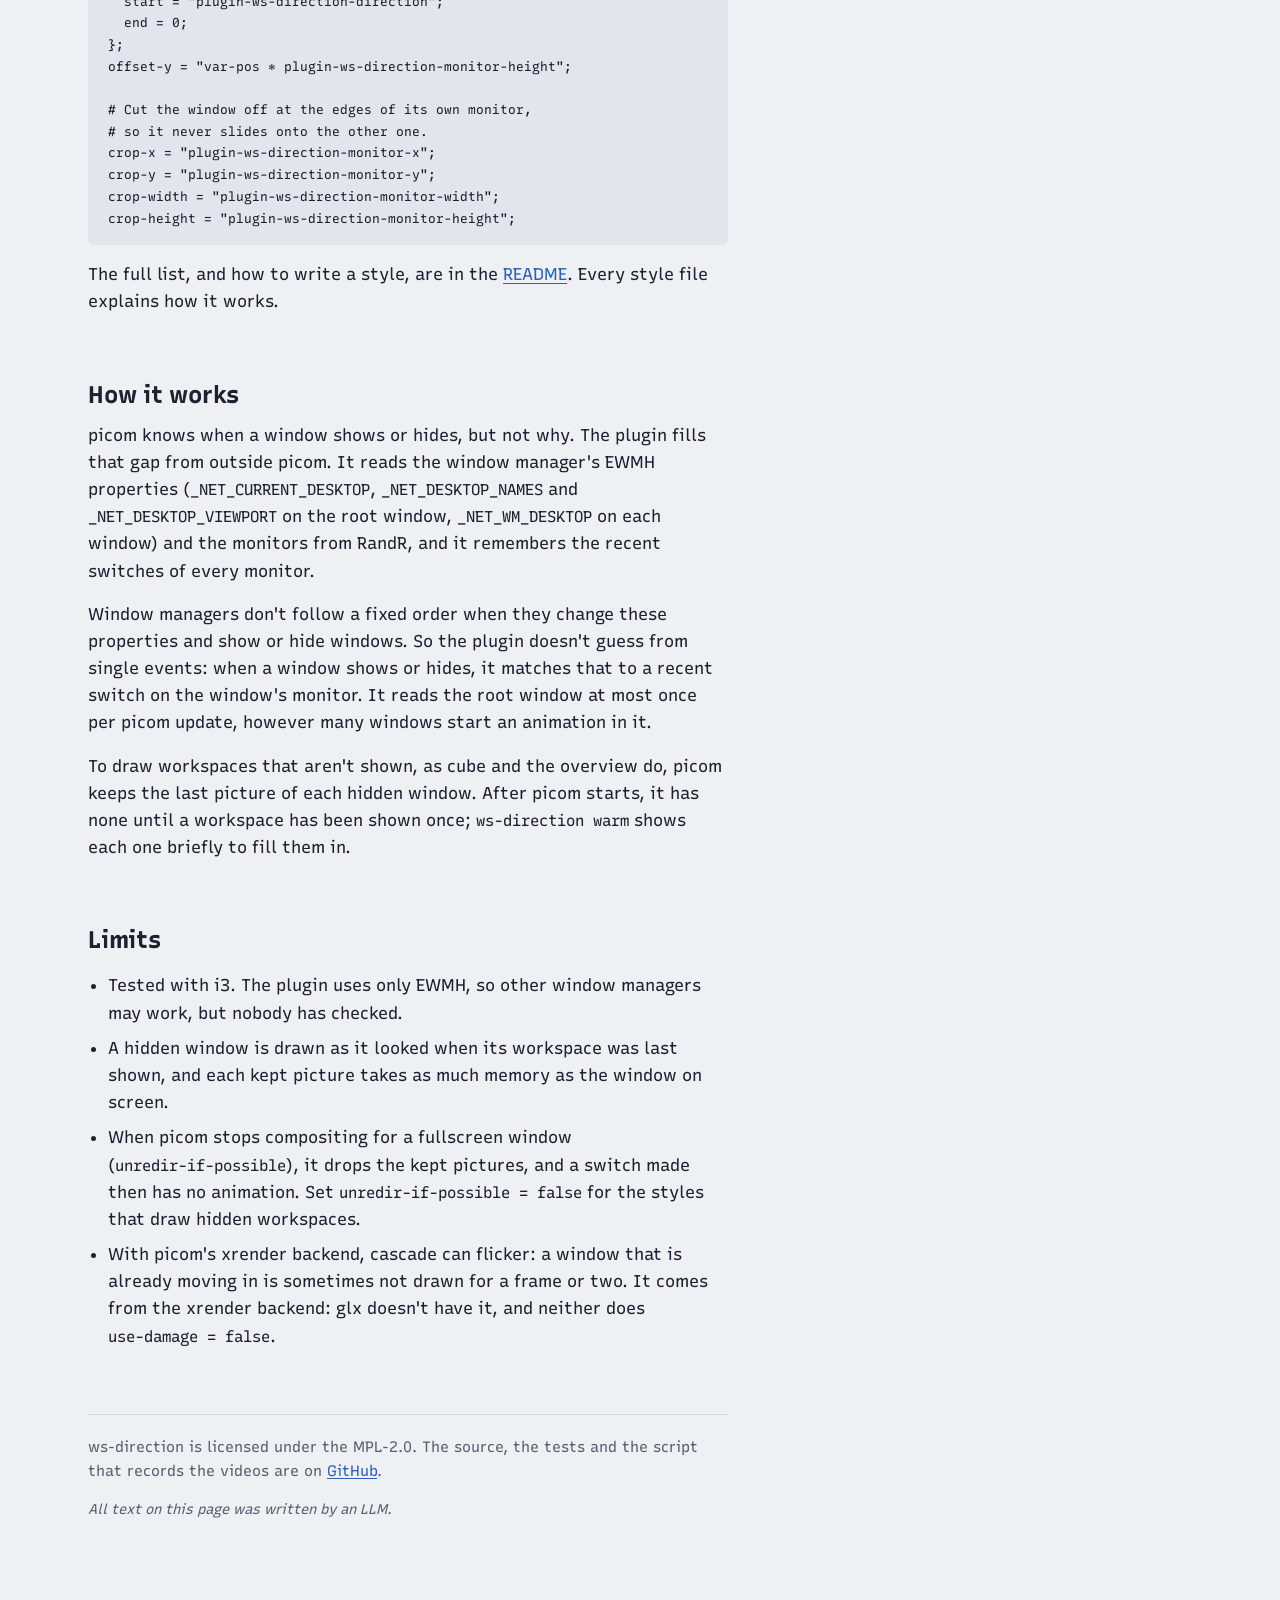
<file: workspaces.html>
<!doctype html>
<html lang="en">
<head>
<meta charset="utf-8">
<meta name="viewport" content="width=device-width, initial-scale=1">
<title>Workspace styles</title>
<meta name="description" content="ws-direction: a picom plugin that tells animation scripts which way an i3 workspace switch went and which monitor it is on, with its switch styles and overviews.">
<meta property="og:title" content="Workspace styles: ws-direction">
<meta property="og:description" content="ws-direction: a picom plugin that tells animation scripts which way an i3 workspace switch went and which monitor it is on, with its switch styles and overviews.">
<meta property="og:image" content="https://jornc.github.io/picom-motion/media/workspaces/slide.png">
<link rel="icon" href="data:,">
<link rel="preconnect" href="https://fonts.googleapis.com">
<link rel="preconnect" href="https://fonts.gstatic.com" crossorigin>
<link rel="stylesheet" href="https://fonts.googleapis.com/css2?family=Recursive:wght,MONO@300..900,0..1&amp;display=swap">
<link rel="stylesheet" href="assets/style.css">
<script src="assets/site.js" defer></script>
</head>
<body>
<nav class="bar" aria-label="Pages">
	<ol>
		<li><a href="index.html">1:picom-motion</a></li>
		<li><a href="workspaces.html" aria-current="page">2:workspaces</a></li>
		<li><a href="windows.html">3:windows</a></li>
		<li><a href="install.html">4:install</a></li>
		<li><a href="under-the-hood.html">5:under the hood</a></li>
		<li><a href="backlog.html">6:backlog</a></li>
	</ol>
	<a class="status mono" href="https://github.com/JornC/picom-ws-direction-plugin">GitHub</a>
</nav>

<div class="page">
	<header class="text">
		<h1 class="mono">ws-direction</h1>
		<p class="lede">A <a href="https://github.com/yshui/picom">picom</a> plugin that tells your animation scripts which way a workspace switch went, which monitor the workspace is on, and where each workspace lies. Windows slide the right way, stay on their own monitor, and can show the workspaces a switch passes.</p>
		<p>Workspace transitions are the smaller part of this project, and the part I'd ask picom about first. The plugin reads only the standard window manager properties (EWMH), so it isn't tied to i3. Every switch style needs five changes to picom: plugin variables (proposed as <a href="https://github.com/yshui/picom/pull/1550">#1550</a>), a small xrender fix (<a href="https://github.com/yshui/picom/pull/1551">#1551</a>), three fixes to script expressions, functions such as min, max, sin and cos, and the state an interrupted animation left. The last three are written and tested, not proposed yet. The 3D styles also need windows in perspective, and the overview and the switches that pass workspaces a few more general hooks. See <a href="backlog.html">the backlog</a>.</p>
		<p class="note">For now it needs the picom fork; see <a href="install.html">Install</a>. The source is on <a href="https://github.com/JornC/picom-ws-direction-plugin">GitHub</a>. The code was written with LLMs, and much of it is rough; see <a href="index.html#note">a note before you read on</a> and <a href="backlog.html">the backlog</a>.</p>
	</header>

	<main>
		<section id="demo" aria-label="Demo">
			<figure>
				<div class="frame demo" data-file="media/workspaces/slide.webm">
					<video class="screen" autoplay muted loop playsinline poster="media/workspaces/slide.png" width="1720" height="1100" aria-describedby="demo-caption">
						<source src="media/workspaces/slide.webm" type="video/webm">
						<source src="media/workspaces/slide.mp4" type="video/mp4">
					</video>
				</div>
				<figcaption id="demo-caption" class="text">Two monitors under i3, in the slide style, on a real screen. Going to a higher workspace brings it in from the right on the portrait monitor, and from below on the landscape one. Going back reverses the slide. Pauses between switches are trimmed to the same length; the animations themselves are unedited.</figcaption>
			</figure>
		</section>

		<section id="styles">
			<div class="text">
				<h2>Styles<a class="anchor" href="#styles" aria-label="Link to this section">#</a></h2>
				<p>The plugin only hands picom numbers. The animation itself is a picom animation script, so it can look however you like. Each style is one file, and one line in <code>picom.conf</code> picks it. Change the name and save; picom reloads by itself.</p>
			</div>
			<div class="gallery">
				<figure id="style-slide">
					<div class="frame demo" data-file="media/workspaces/slide.webm">
						<video class="screen" muted loop playsinline preload="none" poster="media/workspaces/slide.png" width="1720" height="1100" aria-label="The slide style">
							<source src="media/workspaces/slide.webm" type="video/webm">
							<source src="media/workspaces/slide.mp4" type="video/mp4">
						</video>
					</div>
					<figcaption>
						<h3 class="mono">slide<a class="anchor" href="#style-slide" aria-label="Link to this section">#</a></h3>
						<p>The new workspace pushes the old one out.</p>
<pre><code>@include "ws-direction/slide.conf"</code></pre>
					</figcaption>
				</figure>
				<figure id="style-push">
					<div class="frame demo" data-file="media/workspaces/push.webm">
						<video class="screen" muted loop playsinline preload="none" poster="media/workspaces/push.png" width="1720" height="1100" aria-label="The push style">
							<source src="media/workspaces/push.webm" type="video/webm">
							<source src="media/workspaces/push.mp4" type="video/mp4">
						</video>
					</div>
					<figcaption>
						<h3 class="mono">push<a class="anchor" href="#style-push" aria-label="Link to this section">#</a></h3>
						<p>The new workspace slides in over the old one, which drifts back, like a card put on a stack.</p>
<pre><code>@include "ws-direction/push.conf"</code></pre>
					</figcaption>
				</figure>
				<figure id="style-fold">
					<div class="frame demo" data-file="media/workspaces/fold.webm">
						<video class="screen" muted loop playsinline preload="none" poster="media/workspaces/fold.png" width="1720" height="1100" aria-label="The fold style">
							<source src="media/workspaces/fold.webm" type="video/webm">
							<source src="media/workspaces/fold.mp4" type="video/mp4">
						</video>
					</div>
					<figcaption>
						<h3 class="mono">fold<a class="anchor" href="#style-fold" aria-label="Link to this section">#</a></h3>
						<p>The old workspace folds into one edge while the new one unfolds from the other, like a flat cube turning.</p>
<pre><code>@include "ws-direction/fold.conf"</code></pre>
					</figcaption>
				</figure>
				<figure id="style-cube">
					<div class="frame demo" data-file="media/workspaces/cube.webm">
						<video class="screen" muted loop playsinline preload="none" poster="media/workspaces/cube.png" width="1720" height="1100" aria-label="The cube style">
							<source src="media/workspaces/cube.webm" type="video/webm">
							<source src="media/workspaces/cube.mp4" type="video/mp4">
						</video>
					</div>
					<figcaption>
						<h3 class="mono">cube<a class="anchor" href="#style-cube" aria-label="Link to this section">#</a></h3>
						<p>The workspaces are the sides of a box that turns, seen in perspective. A switch that passes workspaces turns past them.</p>
<pre><code>@include "ws-direction/cube.conf"</code></pre>
					</figcaption>
				</figure>
				<figure id="style-flip">
					<div class="frame demo" data-file="media/workspaces/flip.webm">
						<video class="screen" muted loop playsinline preload="none" poster="media/workspaces/flip.png" width="1720" height="1100" aria-label="The flip style">
							<source src="media/workspaces/flip.webm" type="video/webm">
							<source src="media/workspaces/flip.mp4" type="video/mp4">
						</video>
					</div>
					<figcaption>
						<h3 class="mono">flip<a class="anchor" href="#style-flip" aria-label="Link to this section">#</a></h3>
						<p>The workspace turns over like a card, with the new one on its back.</p>
<pre><code>@include "ws-direction/flip.conf"</code></pre>
					</figcaption>
				</figure>
				<figure id="style-cascade">
					<div class="frame demo" data-file="media/workspaces/cascade.webm">
						<video class="screen" muted loop playsinline preload="none" poster="media/workspaces/cascade.png" width="1720" height="1100" aria-label="The cascade style">
							<source src="media/workspaces/cascade.webm" type="video/webm">
							<source src="media/workspaces/cascade.mp4" type="video/mp4">
						</video>
					</div>
					<figcaption>
						<h3 class="mono">cascade<a class="anchor" href="#style-cascade" aria-label="Link to this section">#</a></h3>
						<p>The old workspace slides out in one piece; the new windows follow one after another and land together.</p>
<pre><code>@include "ws-direction/cascade.conf"</code></pre>
					</figcaption>
				</figure>
				<figure id="style-warp">
					<div class="frame demo" data-file="media/workspaces/warp.webm">
						<video class="screen" muted loop playsinline preload="none" poster="media/workspaces/warp.png" width="1720" height="1100" aria-label="The warp style">
							<source src="media/workspaces/warp.webm" type="video/webm">
							<source src="media/workspaces/warp.mp4" type="video/mp4">
						</video>
					</div>
					<figcaption>
						<h3 class="mono">warp<a class="anchor" href="#style-warp" aria-label="Link to this section">#</a></h3>
						<p>The old workspace sinks into a point on one side of the middle of the monitor; then the new one bursts out of a point on the other side.</p>
<pre><code>@include "ws-direction/warp.conf"</code></pre>
					</figcaption>
				</figure>
				<figure id="style-zoom-pan">
					<div class="frame demo" data-file="media/workspaces/zoom-pan.webm">
						<video class="screen" muted loop playsinline preload="none" poster="media/workspaces/zoom-pan.png" width="1720" height="1100" aria-label="The zoom-pan style">
							<source src="media/workspaces/zoom-pan.webm" type="video/webm">
							<source src="media/workspaces/zoom-pan.mp4" type="video/mp4">
						</video>
					</div>
					<figcaption>
						<h3 class="mono">zoom-pan<a class="anchor" href="#style-zoom-pan" aria-label="Link to this section">#</a></h3>
						<p>The view zooms out, pans to the new workspace and zooms back in, as if the workspaces were tiles side by side.</p>
<pre><code>@include "ws-direction/zoom-pan.conf"</code></pre>
					</figcaption>
				</figure>
				<figure id="style-ink">
					<div class="frame demo" data-file="media/workspaces/ink.webm">
						<video class="screen" muted loop playsinline preload="none" poster="media/workspaces/ink.png" width="1720" height="1100" aria-label="The ink style">
							<source src="media/workspaces/ink.webm" type="video/webm">
							<source src="media/workspaces/ink.mp4" type="video/mp4">
						</video>
					</div>
					<figcaption>
						<h3 class="mono">ink<a class="anchor" href="#style-ink" aria-label="Link to this section">#</a></h3>
						<p>The old windows drain into blocks of their own colour, which fade; the new ones come as blocks, and their content comes out of the middle. New, not in a release yet.</p>
<pre><code>@include "ws-direction/ink.conf"</code></pre>
					</figcaption>
				</figure>
				<figure id="style-paper">
					<div class="frame demo" data-file="media/workspaces/paper.webm">
						<video class="screen" muted loop playsinline preload="none" poster="media/workspaces/paper.png" width="1720" height="1100" aria-label="The paper style">
							<source src="media/workspaces/paper.webm" type="video/webm">
							<source src="media/workspaces/paper.mp4" type="video/mp4">
						</video>
					</div>
					<figcaption>
						<h3 class="mono">paper<a class="anchor" href="#style-paper" aria-label="Link to this section">#</a></h3>
						<p>The workspace slides away like a sheet of paper on a desk, leaning into the way it goes, and the new one slides in behind it. New, not in a release yet.</p>
<pre><code>@include "ws-direction/paper.conf"</code></pre>
					</figcaption>
				</figure>
				<figure id="style-pop">
					<div class="frame demo" data-file="media/workspaces/pop.webm">
						<video class="screen" muted loop playsinline preload="none" poster="media/workspaces/pop.png" width="1720" height="1100" aria-label="The pop style">
							<source src="media/workspaces/pop.webm" type="video/webm">
							<source src="media/workspaces/pop.mp4" type="video/mp4">
						</video>
					</div>
					<figcaption>
						<h3 class="mono">pop<a class="anchor" href="#style-pop" aria-label="Link to this section">#</a></h3>
						<p>The old windows shrink into their middles and fade; the new ones pop out of theirs. New, not in a release yet.</p>
<pre><code>@include "ws-direction/pop.conf"</code></pre>
					</figcaption>
				</figure>
				<figure id="style-twirl">
					<div class="frame demo" data-file="media/workspaces/twirl.webm">
						<video class="screen" muted loop playsinline preload="none" poster="media/workspaces/twirl.png" width="1720" height="1100" aria-label="The twirl style">
							<source src="media/workspaces/twirl.webm" type="video/webm">
							<source src="media/workspaces/twirl.mp4" type="video/mp4">
						</video>
					</div>
					<figcaption>
						<h3 class="mono">twirl<a class="anchor" href="#style-twirl" aria-label="Link to this section">#</a></h3>
						<p>The old windows spin out with a quarter turn as they shrink and fade; the new ones spin in, the same way round. New, not in a release yet.</p>
<pre><code>@include "ws-direction/twirl.conf"</code></pre>
					</figcaption>
				</figure>
				<figure id="style-wipe">
					<div class="frame demo" data-file="media/workspaces/wipe.webm">
						<video class="screen" muted loop playsinline preload="none" poster="media/workspaces/wipe.png" width="1720" height="1100" aria-label="The wipe style">
							<source src="media/workspaces/wipe.webm" type="video/webm">
							<source src="media/workspaces/wipe.mp4" type="video/mp4">
						</video>
					</div>
					<figcaption>
						<h3 class="mono">wipe<a class="anchor" href="#style-wipe" aria-label="Link to this section">#</a></h3>
						<p>Nothing moves: an edge sweeps across the monitor and uncovers the new workspace.</p>
<pre><code>@include "ws-direction/wipe.conf"</code></pre>
					</figcaption>
				</figure>
			</div>
			<div class="text">
				<p class="note">Recorded at 60 fps on my real screen, on a 16:9 monitor beside a vertical one, each window in a colour of its own: the vertical monitor switches to another workspace and back, then the landscape one. Pauses between switches are trimmed to the same length; the animations themselves are unedited.</p>
				<p>Each style sets <code>var-length</code>, in seconds; make it larger for a slower switch. By default the workspaces lie along the short side of each monitor: up and down on a landscape monitor, sideways on a portrait one.</p>
			</div>
		</section>

		<section id="more" class="text">
			<h2>More styles<a class="anchor" href="#more" aria-label="Link to this section">#</a></h2>
			<p>Not recorded yet. Each is picked the same way, by its name in the <code>@include</code> line. In every switch style, a switch that passes workspaces shows them on the way: going from 1 to 4, the windows of 2 and 3 come by.</p>
			<dl>
				<dt><code>pass-slide</code>, <code>pass-zoom-pan</code></dt>
				<dd>Like slide and zoom-pan, but each workspace a switch passes adds a fifth of <code>var-length</code>, so a long switch doesn't become a blur.</dd>
				<dt><code>pass-zoom-cascade</code></dt>
				<dd>pass-zoom-pan, but the windows of the new workspace trail behind it one after another and land as the view zooms back in.</dd>
			</dl>
			<p class="note">Cube, flip, paper and twirl are best with picom's glx or egl backend. xrender draws them too, but slower, and squeezed text can shimmer.</p>
		</section>

		<section id="overview" class="text">
			<h2>The overview<a class="anchor" href="#overview" aria-label="Link to this section">#</a></h2>
			<p>A key unfolds the monitor's workspaces into a strip of tiles that fits on the monitor. The arrow keys move through them, and a click on a window picks it. There are two overview styles: <code>wall</code>, which zooms out along the strip and dims the workspaces you aren't on, and <code>unfold</code>, which opens cube's box up into a flat strip. An overview style goes in a second rule, next to the switch style:</p>
<pre><code>rules = ({
  match = "!override_redirect &amp;&amp; window_type = 'normal'";
  @include "ws-direction/pass-zoom-pan.conf"
}, {
  match = "!override_redirect &amp;&amp; window_type = 'normal'";
  @include "ws-direction/wall.conf"
});</code></pre>
			<p>The <code>ws-direction</code> command opens and closes it, from a key in i3. The lines are on the <a href="install.html#i3">Install</a> page.</p>
		</section>

		<section id="variables" class="text">
			<h2>What your scripts get<a class="anchor" href="#variables" aria-label="Link to this section">#</a></h2>
			<p>The plugin adds variables that scripts read like <code>window-width</code>. picom asks the plugin for their values when an animation starts, and only for scripts that use them.</p>
			<dl>
				<dt><code>plugin-ws-direction-direction</code></dt>
				<dd>1 if the new workspace comes after the old one, -1 if it comes before, and 0 if the animation isn't part of a workspace switch on that monitor: a new window, the scratchpad, fullscreen, a window moved to another workspace.</dd>
				<dt><code>plugin-ws-direction-distance</code></dt>
				<dd>How many of the monitor's workspaces the switch moved: 1 to the next one, 2 when it passes one, and so on.</dd>
				<dt><code>plugin-ws-direction-monitor-x</code>, <code>-y</code>, <code>-width</code>, <code>-height</code></dt>
				<dd>The monitor that shows the window's workspace. Crop a slide to it, so it doesn't spill onto your other monitor.</dd>
				<dt><code>-faces</code>, <code>-face</code>, <code>-index</code>, <code>-shown</code></dt>
				<dd>How many workspaces the monitor has, how far the window's workspace is from the one the switch started on, where it is among them, and which one the monitor shows now. Styles that draw hidden workspaces, like cube, place windows by these.</dd>
				<dt><code>-selected</code>, <code>-placed</code>, <code>-unfolded</code>, <code>-backdrop</code></dt>
				<dd>Whether the monitor shows the focused workspace, whether the window really sits on its workspace's monitor, whether the monitor is unfolded into the overview, and whether the window is one of the plugin's backdrops.</dd>
				<dt><code>-monitor-width-mm</code>, <code>-monitor-height-mm</code></dt>
				<dd>The monitor's size in millimetres, so a style can set its perspective for the distance you really sit from the screen.</dd>
			</dl>
			<p>The plugin also starts three animation triggers of its own: <code>ws-pass</code> on every window of a monitor at a switch, so the workspaces in between can move too, and <code>ws-unfold</code> and <code>ws-fold</code> when the overview opens and closes.</p>
			<p>A simplified part of the slide style, for a window on a landscape monitor:</p>
<pre><code># Start one monitor height away, on the side the switch
# came from, and move back to 0 in a quarter second.
var-pos = {
  duration = 0.25;
  start = "plugin-ws-direction-direction";
  end = 0;
};
offset-y = "var-pos * plugin-ws-direction-monitor-height";

# Cut the window off at the edges of its own monitor,
# so it never slides onto the other one.
crop-x = "plugin-ws-direction-monitor-x";
crop-y = "plugin-ws-direction-monitor-y";
crop-width = "plugin-ws-direction-monitor-width";
crop-height = "plugin-ws-direction-monitor-height";</code></pre>
			<p>The full list, and how to write a style, are in the <a href="https://github.com/JornC/picom-ws-direction-plugin#readme">README</a>. Every style file explains how it works.</p>
		</section>

		<section id="how" class="text">
			<h2>How it works<a class="anchor" href="#how" aria-label="Link to this section">#</a></h2>
			<p>picom knows when a window shows or hides, but not why. The plugin fills that gap from outside picom. It reads the window manager's EWMH properties (<code>_NET_CURRENT_DESKTOP</code>, <code>_NET_DESKTOP_NAMES</code> and <code>_NET_DESKTOP_VIEWPORT</code> on the root window, <code>_NET_WM_DESKTOP</code> on each window) and the monitors from RandR, and it remembers the recent switches of every monitor.</p>
			<p>Window managers don't follow a fixed order when they change these properties and show or hide windows. So the plugin doesn't guess from single events: when a window shows or hides, it matches that to a recent switch on the window's monitor. It reads the root window at most once per picom update, however many windows start an animation in it.</p>
			<p>To draw workspaces that aren't shown, as cube and the overview do, picom keeps the last picture of each hidden window. After picom starts, it has none until a workspace has been shown once; <code>ws-direction warm</code> shows each one briefly to fill them in.</p>
		</section>

		<section id="limits" class="text">
			<h2>Limits<a class="anchor" href="#limits" aria-label="Link to this section">#</a></h2>
			<ul>
				<li>Tested with i3. The plugin uses only EWMH, so other window managers may work, but nobody has checked.</li>
				<li>A hidden window is drawn as it looked when its workspace was last shown, and each kept picture takes as much memory as the window on screen.</li>
				<li>When picom stops compositing for a fullscreen window (<code>unredir-if-possible</code>), it drops the kept pictures, and a switch made then has no animation. Set <code>unredir-if-possible = false</code> for the styles that draw hidden workspaces.</li>
				<li>With picom's xrender backend, cascade can flicker: a window that is already moving in is sometimes not drawn for a frame or two. It comes from the xrender backend: glx doesn't have it, and neither does <code>use-damage = false</code>.</li>
			</ul>
		</section>
	</main>

	<footer class="text">
		<p>ws-direction is licensed under the MPL-2.0. The source, the tests and the script that records the videos are on <a href="https://github.com/JornC/picom-ws-direction-plugin">GitHub</a>.</p>
		<p class="llm-note"><em>All text on this page was written by an LLM.</em></p>
	</footer>
</div>
</body>
</html>
</file>
<file: assets/style.css>
:root {
	--paper: #eef0f3;
	--ink: #1c2230;
	--muted: #586172;
	--line: #d3d8e0;
	--code-bg: #e2e6ec;
	--bar: #15171c;
	--bar-text: #8a909c;
	--focus: #3d7bd9;
	--link: #2a62b8;
	--tag-bg: #dfe4eb;
	--tag-done: #1f7a4d;
	--tag-open: #2a62b8;
	--tag-fork: #8a5a00;
	--tag-dropped: #6b6f78;
	color-scheme: light;
}
@media (prefers-color-scheme: dark) {
	:root {
		--paper: #1d222b;
		--ink: #e4e8ee;
		--muted: #9aa3b2;
		--line: #343b47;
		--code-bg: #262c37;
		--link: #7fa9ec;
		--tag-bg: #2a313d;
		--tag-done: #6cc79a;
		--tag-open: #7fa9ec;
		--tag-fork: #e0b45c;
		--tag-dropped: #9aa3b2;
		color-scheme: dark;
	}
}
@media (prefers-reduced-motion: no-preference) {
	html { scroll-behavior: smooth; }
}

* { box-sizing: border-box; }
body {
	margin: 0;
	background: var(--paper);
	color: var(--ink);
	font-family: "Recursive", system-ui, sans-serif;
	font-variation-settings: "MONO" 0;
	font-size: 1.0625rem;
	line-height: 1.6;
	overflow-wrap: break-word;
}
a { color: var(--link); text-underline-offset: 0.15em; }
a:focus-visible { outline: 2px solid var(--focus); outline-offset: 2px; border-radius: 2px; }
code, pre, .mono {
	font-family: "Recursive", ui-monospace, "DejaVu Sans Mono", monospace;
	font-variation-settings: "MONO" 1;
}
code { font-size: 0.92em; }
:not(pre) > code { overflow-wrap: anywhere; }
@media (min-width: 40rem) {
	:not(pre) > code { white-space: nowrap; overflow-wrap: normal; }
}

/* The navigation is an i3bar: pages are workspaces, the one you are on is focused. */
.bar {
	position: sticky;
	top: 0;
	z-index: 1;
	display: flex;
	align-items: stretch;
	justify-content: space-between;
	gap: 1rem;
	background: var(--bar);
	font-size: 0.8125rem;
	line-height: 1;
}
.bar ol {
	display: flex;
	margin: 0;
	padding: 0;
	list-style: none;
	overflow-x: auto;
	scrollbar-width: none;
}
.bar ol li { margin: 0; }
.bar ol a {
	display: block;
	padding: 0.5rem 0.65rem;
	color: var(--bar-text);
	text-decoration: none;
	white-space: nowrap;
}
.bar ol a:hover { color: #ffffff; }
.bar ol a[aria-current] { background: var(--focus); color: #ffffff; }
.bar ol a:focus-visible { outline-offset: -2px; outline-color: #ffffff; border-radius: 0; }
.bar .status {
	display: flex;
	align-items: center;
	padding: 0 0.75rem;
	color: var(--bar-text);
	white-space: nowrap;
}
.bar .status:hover { color: #ffffff; }
@media (max-width: 34rem) {
	.bar .status { display: none; }
}

.page {
	max-width: 71rem;
	margin: 0 auto;
	padding: 0 1rem 4rem;
}
.text { max-width: 40rem; }

header { padding: 3.5rem 0 2rem; }
h1 {
	margin: 0 0 0.75rem;
	font-size: clamp(2.25rem, 4vw + 1.25rem, 4.25rem);
	font-weight: 800;
	line-height: 1;
	letter-spacing: -0.03em;
}
.lede { margin: 0; font-size: 1.25rem; line-height: 1.5; color: var(--ink); }
header .note { margin: 0.75rem 0 0; }
header .lede + p:not(.note) { margin: 1rem 0 0; }

figure { margin: 0; }
/* A video sits in a frame. If the video can't load, the frame says which file it waits for. */
.frame {
	position: relative;
	aspect-ratio: 1130 / 480;
	background: #000000;
	border-radius: 6px;
	overflow: hidden;
}
.frame::before {
	content: "Not recorded yet: " attr(data-file);
	position: absolute;
	inset: 0;
	display: grid;
	place-items: center;
	padding: 1rem;
	color: #8a909c;
	font-size: 0.875rem;
	text-align: center;
}
/* The window demos: a 16:9 and a 9:16 monitor side by side; the area outside them is see-through. */
.frame.demo { aspect-ratio: 1720 / 1100; background: transparent; }
.frame.demo::before { content: ""; }
.screen {
	position: relative;
	display: block;
	width: 100%;
	height: 100%;
	background: transparent;
}
figcaption { margin-top: 0.75rem; color: var(--muted); font-size: 0.9375rem; }

section { padding-top: 3rem; }
main [id] { scroll-margin-top: 2.5rem; }
h2 {
	margin: 0 0 0.75rem;
	font-size: 1.5rem;
	font-weight: 700;
	line-height: 1.25;
	letter-spacing: -0.01em;
}
h3 {
	margin: 1.5rem 0 0.5rem;
	font-size: 1.125rem;
	font-weight: 700;
}
p { margin: 0 0 1rem; }
.note { color: var(--muted); font-size: 0.9375rem; }

.pair {
	display: grid;
	gap: 2rem 1.5rem;
	grid-template-columns: repeat(auto-fit, minmax(min(26rem, 100%), 1fr));
	margin-top: 1.5rem;
}
.pair figcaption { max-width: 40rem; }

.gallery {
	display: grid;
	gap: 2.5rem 1.5rem;
	grid-template-columns: repeat(auto-fit, minmax(min(18rem, 100%), 1fr));
	margin-top: 1.5rem;
}
.gallery.wide { grid-template-columns: repeat(auto-fit, minmax(min(26rem, 100%), 1fr)); }
.gallery h3, .gallery h4 { margin: 0.75rem 0 0.25rem; font-size: 1.125rem; font-weight: 700; }
.gallery figcaption { margin-top: 0; }
.gallery figcaption p { margin: 0 0 0.5rem; }
.gallery pre { margin: 0.5rem 0 0; font-size: 0.8125rem; }

.parts { padding-left: 1.25rem; }
.parts li { margin-bottom: 1rem; padding-left: 0.25rem; }
.parts strong { font-weight: 700; }

dl { margin: 1.25rem 0; }
dt { font-weight: 600; }
dt code { font-size: 0.95rem; }
dd { margin: 0.25rem 0 1.25rem; }

pre {
	margin: 0 0 1rem;
	padding: 1rem 1.25rem;
	background: var(--code-bg);
	border-radius: 6px;
	overflow-x: auto;
	font-size: 0.875rem;
	line-height: 1.55;
}
.step-list { padding-left: 1.25rem; }
.step-list > li { margin-bottom: 1.5rem; padding-left: 0.25rem; }
.step-list pre { margin-top: 0.5rem; }
ul { padding-left: 1.25rem; }
ul li { margin-bottom: 0.5rem; }


footer {
	margin-top: 4rem;
	padding-top: 1.25rem;
	border-top: 1px solid var(--line);
	color: var(--muted);
	font-size: 0.9375rem;
}

/* The note at the top of the home page: framed, so nobody reads past it. */
section.caveat { margin-top: 0.5rem; padding: 1.25rem 1.5rem 0.5rem; border: 1px solid var(--line); border-left: 4px solid var(--tag-fork); border-radius: 6px; background: var(--code-bg); }
section.caveat h2 { margin-top: 0; }
.llm-note { margin-top: 0.75rem; color: var(--muted); font-size: 0.875rem; }
p code, li code { overflow-wrap: anywhere; }

/* The backlog page: a sheet with filters. Goals and statuses each have a calm colour; none means "bad". */
:root {
	--goal-ws: #4a63c9;
	--goal-win: #9a4f9e;
	--goal-fix: #16866f;
	--goal-meas: #a8701c;
	--goal-out: #5d6b82;
	--st-merged: #2f9e62;
	--st-open: #3a78d4;
	--st-ready: #1798a0;
	--st-fork: #cf962a;
	--st-plugin: #7b8aa6;
	--st-setting: #8f97a6;
	--st-parked: #a3abb7;
	--st-dropped: #c4c9d1;
}
@media (prefers-color-scheme: dark) {
	:root {
		--goal-ws: #8ea0f0;
		--goal-win: #d08fd4;
		--goal-fix: #5cc9ae;
		--goal-meas: #e0b060;
		--goal-out: #a2b0c6;
		--st-merged: #5fd093;
		--st-open: #7fa9ec;
		--st-ready: #5ccfd6;
		--st-fork: #e6b75a;
		--st-plugin: #a6b3cc;
		--st-setting: #a7aebb;
		--st-parked: #7f8896;
		--st-dropped: #5f6773;
	}
}
.goal-ws { --c: var(--goal-ws); }
.goal-win { --c: var(--goal-win); }
.goal-fix { --c: var(--goal-fix); }
.goal-meas { --c: var(--goal-meas); }
.goal-out { --c: var(--goal-out); }
.st-merged { --c: var(--st-merged); }
.st-open { --c: var(--st-open); }
.st-ready { --c: var(--st-ready); }
.st-fork { --c: var(--st-fork); }
.st-plugin { --c: var(--st-plugin); }
.st-setting { --c: var(--st-setting); }
.st-parked { --c: var(--st-parked); }
.st-dropped { --c: var(--st-dropped); }

.chip, .pill {
	display: inline-flex;
	align-items: center;
	gap: 0.35rem;
	font: inherit;
	font-size: 0.75rem;
	font-weight: 600;
	line-height: 1;
	padding: 0.3rem 0.6rem;
	border-radius: 999px;
	border: 1px solid transparent;
	white-space: nowrap;
}
.chip { color: var(--c); background: color-mix(in srgb, var(--c) 15%, transparent); }
.pill { color: var(--ink); background: var(--tag-bg); }
.pill::before { content: ""; width: 0.5rem; height: 0.5rem; border-radius: 50%; background: var(--c); }
button.chip, button.pill { cursor: pointer; }
button.chip[aria-pressed="true"], button.pill[aria-pressed="true"] { border-color: var(--c); box-shadow: inset 0 0 0 1px var(--c); }
.filters[data-any] button[aria-pressed="false"] { opacity: 0.5; }
.chip .count, .pill .count { font-weight: 400; opacity: 0.75; }

.toolbar { display: none; flex-direction: column; gap: 0.6rem; margin: 0 0 1rem; }
html.js .toolbar { display: flex; }
.filters { display: flex; flex-wrap: wrap; gap: 0.4rem; }
.tools { display: flex; flex-wrap: wrap; gap: 0.5rem; align-items: center; }
.tools input[type="search"] {
	font: inherit;
	font-size: 0.875rem;
	padding: 0.4rem 0.65rem;
	min-width: 14rem;
	border: 1px solid var(--line);
	border-radius: 6px;
	background: var(--paper);
	color: var(--ink);
}
button.plain {
	font: inherit;
	font-size: 0.8125rem;
	padding: 0.4rem 0.75rem;
	border: 1px solid var(--line);
	border-radius: 6px;
	background: transparent;
	color: var(--ink);
	cursor: pointer;
}
button.plain:hover { background: var(--code-bg); }

.page.wide { max-width: 90rem; }
.board { padding-top: 1rem; }
.sheetwrap { border: 1px solid var(--line); border-radius: 8px; }
.sheet { width: 100%; border-collapse: collapse; font-size: 0.875rem; }
.sheet th, .sheet td { padding: 0.55rem 0.7rem; text-align: left; vertical-align: top; border-bottom: 1px solid var(--line); }
.sheet thead th {
	position: sticky;
	top: 1.8rem;
	z-index: 1;
	background: var(--paper);
	color: var(--muted);
	font-size: 0.75rem;
	font-weight: 600;
	white-space: nowrap;
}
.sheet thead button { all: unset; cursor: pointer; }
.sheet thead button:focus-visible { outline: 2px solid var(--focus); outline-offset: 2px; }
.sheet thead th[aria-sort="ascending"] button::after { content: " \2191"; }
.sheet thead th[aria-sort="descending"] button::after { content: " \2193"; }
.sheet tbody tr:not(.more):hover { background: color-mix(in srgb, var(--ink) 4%, transparent); }
.sheet tbody tr[data-goal="ws"] > td:first-child { box-shadow: inset 3px 0 0 var(--goal-ws); }
.sheet tbody tr[data-goal="win"] > td:first-child { box-shadow: inset 3px 0 0 var(--goal-win); }
.sheet tbody tr[data-goal="fix"] > td:first-child { box-shadow: inset 3px 0 0 var(--goal-fix); }
.sheet tbody tr[data-goal="meas"] > td:first-child { box-shadow: inset 3px 0 0 var(--goal-meas); }
.sheet tbody tr[data-goal="out"] > td:first-child { box-shadow: inset 3px 0 0 var(--goal-out); }
.sheet td.num { width: 2.25rem; color: var(--muted); font-variant-numeric: tabular-nums; }
.sheet td.change { width: 33%; }
.sheet td.goal { white-space: nowrap; }
.sheet td.goal .part { margin-left: 0.45rem; color: var(--muted); font-size: 0.75rem; }
.sheet td.go { color: var(--muted); white-space: nowrap; }
.sheet td.size { width: 1%; white-space: nowrap; }
.sheet td.touches { min-width: 12.5rem; }
.sheet td.status { white-space: nowrap; }
.sheet tfoot td { border-bottom: 0; color: var(--muted); font-size: 0.8125rem; text-align: right; }

.change summary { cursor: pointer; font-weight: 600; list-style: none; }
.change summary::-webkit-details-marker { display: none; }
.change summary::before { content: "\25B8"; display: inline-block; width: 1rem; color: var(--muted); transition: transform 0.15s; }
.change details[open] summary::before { transform: rotate(90deg); }
.sheet tr.more { display: none; }
.sheet tr:has(details[open]) + tr.more { display: table-row; }
.sheet tr:has(details[open]) > td { border-bottom-color: transparent; }
.sheet tr.more > td { padding-top: 0; background: color-mix(in srgb, var(--ink) 3%, transparent); }
.moreinner { display: grid; grid-template-columns: minmax(0, 38rem) minmax(0, 1fr); gap: 0.4rem 2.5rem; padding: 0.25rem 0 0.6rem 1rem; }
.moreinner > p:first-child { margin: 0; grid-column: 1; grid-row: 1 / span 6; }
.moreinner > :not(p:first-child) { grid-column: 2; }
.moreinner > .facts { grid-row: 1; }
.moreinner p { margin: 0; }
.sheet tr[data-status="dropped"] summary, .sheet tr[data-status="parked"] summary { color: var(--muted); }
.facts { display: grid; grid-template-columns: auto 1fr; gap: 0.15rem 0.75rem; margin: 0; font-size: 0.8125rem; }
.facts dt { color: var(--muted); }
.facts dd { margin: 0; }
.rownote { font-size: 0.8125rem; color: var(--goal-meas); }
.commits { margin: 0; padding: 0; list-style: none; font-size: 0.8125rem; }
.commits li { margin: 0.15rem 0; }
.commits a { margin-right: 0.35rem; }
.links { font-size: 0.8125rem; }
.links a { margin-right: 0.6rem; }

.sizebar { display: inline-block; width: 4.5rem; height: 0.4rem; margin-right: 0.5rem; vertical-align: middle; border-radius: 999px; background: var(--line); overflow: hidden; }
.sizebar span { display: block; height: 100%; border-radius: 999px; background: color-mix(in srgb, var(--ink) 50%, transparent); }
.sizenum { display: inline-block; min-width: 3rem; text-align: right; font-variant-numeric: tabular-nums; }
.bucket { display: inline-block; min-width: 1.6rem; margin-left: 0.4rem; color: var(--muted); font-size: 0.6875rem; font-weight: 600; }
.muted { color: var(--muted); }
.touch {
	display: inline-block;
	margin: 0 0.25rem 0.25rem 0;
	padding: 0.15rem 0.4rem;
	border: 1px solid var(--line);
	border-radius: 4px;
	color: var(--muted);
	font-size: 0.6875rem;
	white-space: nowrap;
}

/* On a narrow screen every row is a block: the change on top, the rest below it. */
@media (max-width: 52rem) {
	.sheet thead { display: none; }
	.sheet, .sheet tbody, .sheet tfoot, .sheet tr { display: block; }
	.sheet tbody tr { padding: 0.65rem 0.75rem; border-bottom: 1px solid var(--line); }
	.sheet td { display: inline-block; padding: 0.2rem 0.5rem 0.2rem 0; border: 0; width: auto; min-width: 0; }
	.sheet td.num { display: none; }
	.sheet tr:has(details[open]) + tr.more { display: block; padding: 0 0.75rem 0.75rem; }
	.sheet tr:has(details[open]) { border-bottom: 0; }
	.moreinner { display: block; padding: 0; }
	.moreinner > * + * { margin-top: 0.5rem; }
	.sheet td.change { display: block; width: auto; }
	.sheet tbody tr[data-goal] td:first-child { box-shadow: none; }
	.sheet tbody tr[data-goal="ws"] { box-shadow: inset 3px 0 0 var(--goal-ws); }
	.sheet tbody tr[data-goal="win"] { box-shadow: inset 3px 0 0 var(--goal-win); }
	.sheet tbody tr[data-goal="fix"] { box-shadow: inset 3px 0 0 var(--goal-fix); }
	.sheet tbody tr[data-goal="meas"] { box-shadow: inset 3px 0 0 var(--goal-meas); }
	.sheet tbody tr[data-goal="out"] { box-shadow: inset 3px 0 0 var(--goal-out); }
	.sheet tfoot td { display: block; padding: 0.6rem 0.75rem; }
	.tools input[type="search"] { min-width: 0; flex: 1; }
}
.sheet tr[hidden] { display: none !important; }
.sheet td.code { width: 6.5rem; font-size: 0.8125rem; }
.sheet td.code a { display: inline-block; white-space: nowrap; margin-right: 0.4rem; }
/* The outlook: a calm scale from green (clean) through grey (open) to ochre (hack). */
:root { --fit0: #a0601e; --fit1: #c9962b; --fit2: #8c95a3; --fit3: #3aa58c; --fit4: #1f8a5b; }
@media (prefers-color-scheme: dark) { :root { --fit0: #d9955a; --fit1: #e6bf6a; --fit2: #9aa3b2; --fit3: #6fd0b5; --fit4: #5fd093; } }
.fit0 { --c: var(--fit0); } .fit1 { --c: var(--fit1); } .fit2 { --c: var(--fit2); } .fit3 { --c: var(--fit3); } .fit4 { --c: var(--fit4); }
.fit { display: inline-flex; align-items: center; gap: 0.45rem; font-size: 0.75rem; font-weight: 600; color: var(--c); white-space: nowrap; }
.fit .dots { display: inline-flex; gap: 2px; }
.fit .dots i { width: 0.45rem; height: 0.7rem; border-radius: 2px; background: var(--line); }
.fit .dots i.on { background: var(--c); }
.sheet td.outlook { white-space: nowrap; }

/* Narrow screens, last so it wins: each change is a card whose parts wrap, never wider than the screen. */
@media (max-width: 52rem) {
	.sheet tbody tr:not(.more) { display: flex; flex-wrap: wrap; align-items: center; gap: 0.4rem 0.75rem; }
	.sheet tbody td[class] { display: block; width: auto; min-width: 0; padding: 0; white-space: normal; }
	.sheet tbody td.num { display: none; }
	.sheet tbody td.change { flex: 1 1 100%; }
	.sheet tbody td.go { color: var(--muted); }
	.sheet tbody td.size { white-space: nowrap; }
	.sheet tbody td.size .sizebar { width: 3rem; }
	.sheet tbody td.size .sizenum { min-width: 0; }
	.sheet tbody td.touches { flex: 1 1 100%; }
	.sheet tbody td.touches:empty { display: none; }
	.sheet tbody td.code a { margin-right: 0.5rem; }
	.sheet tr:has(details[open]) + tr.more > td { display: block; padding: 0.5rem 0 0; background: none; }
	.facts { grid-template-columns: auto minmax(0, 1fr); }
	.commits li { overflow-wrap: anywhere; }
}

/* Phones: every tab stays in view, on a second row if needed, and long code lines wrap instead of hiding. */
@media (max-width: 34rem) {
	.bar ol { flex-wrap: wrap; overflow-x: visible; }
	pre { white-space: pre-wrap; overflow-wrap: anywhere; }
}

/* Every heading links to itself: the # shows on hover, and faintly where there is no hover. */
.anchor { margin-left: 0.4em; color: var(--muted); font-weight: 400; text-decoration: none; opacity: 0; }
h2:hover .anchor, h3:hover .anchor, h4:hover .anchor, .anchor:focus-visible { opacity: 1; }
@media (hover: none) { .anchor { opacity: 0.45; } }
</file>
